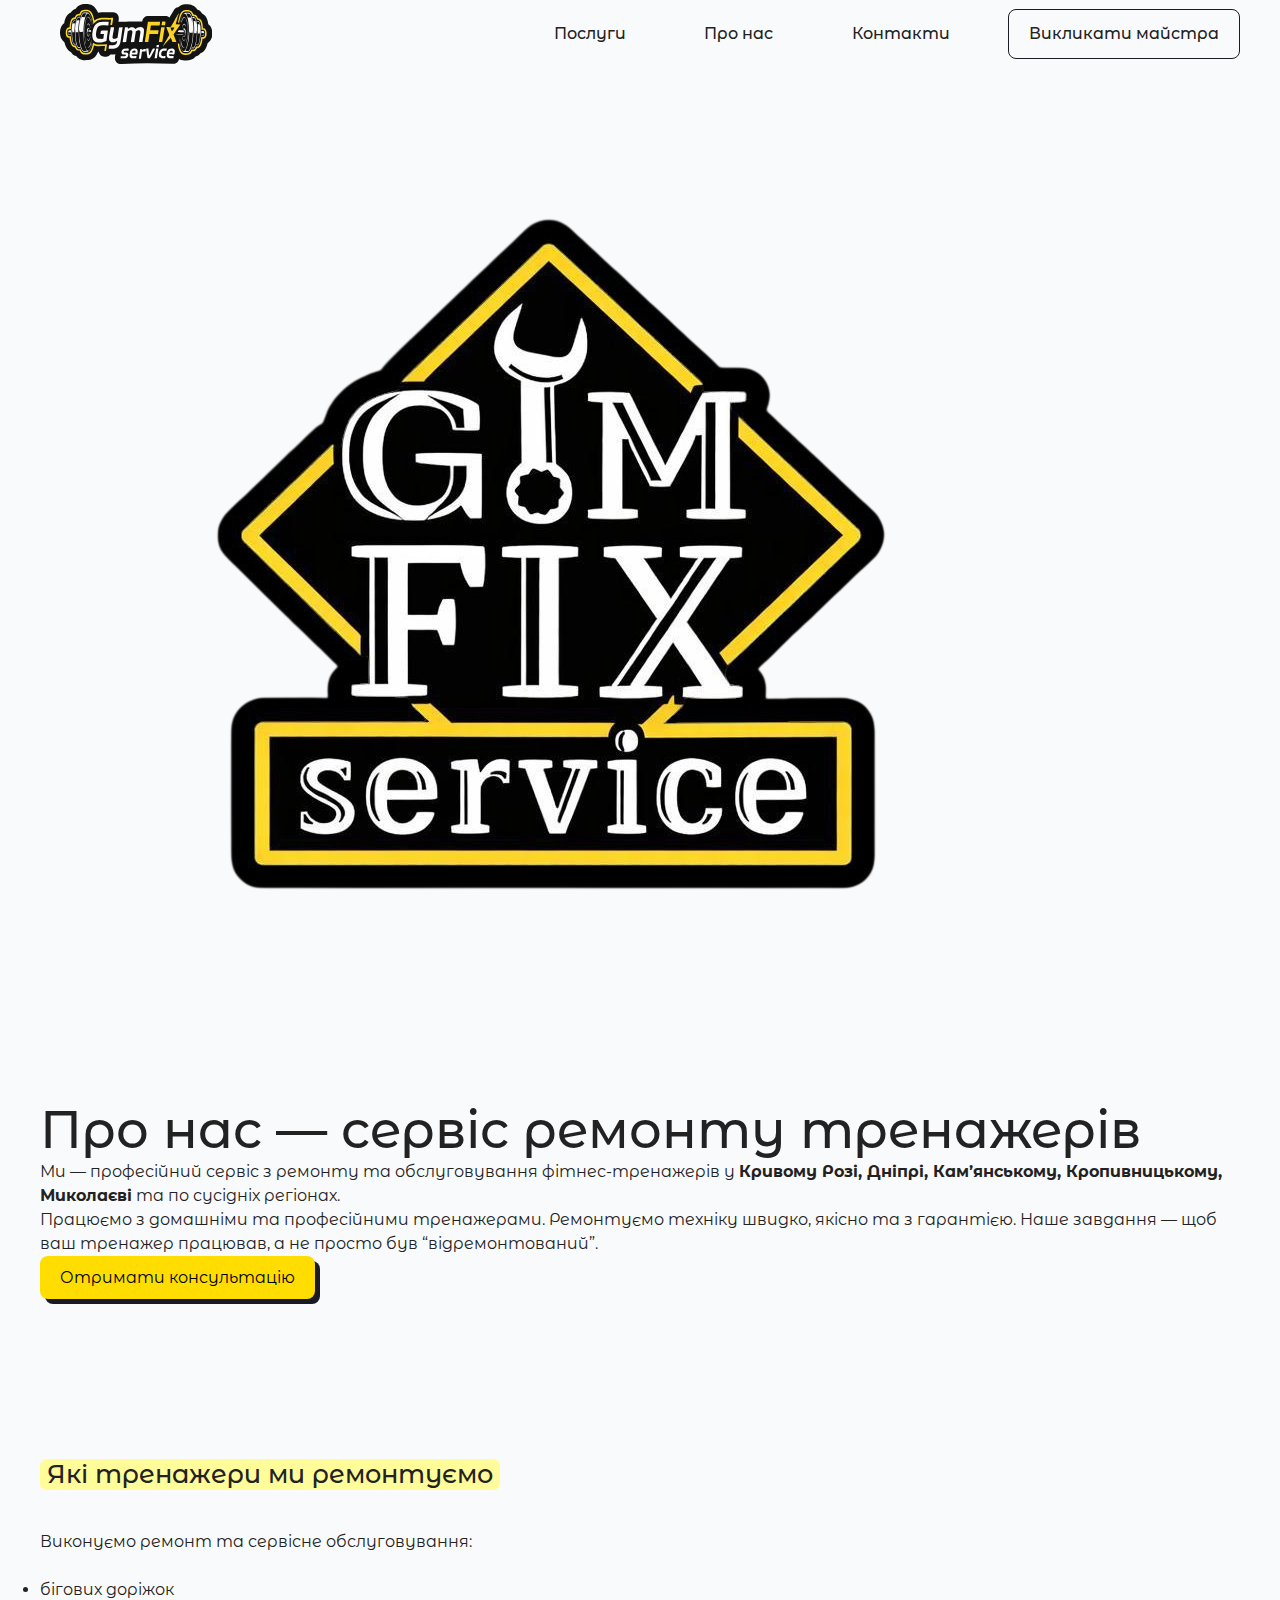
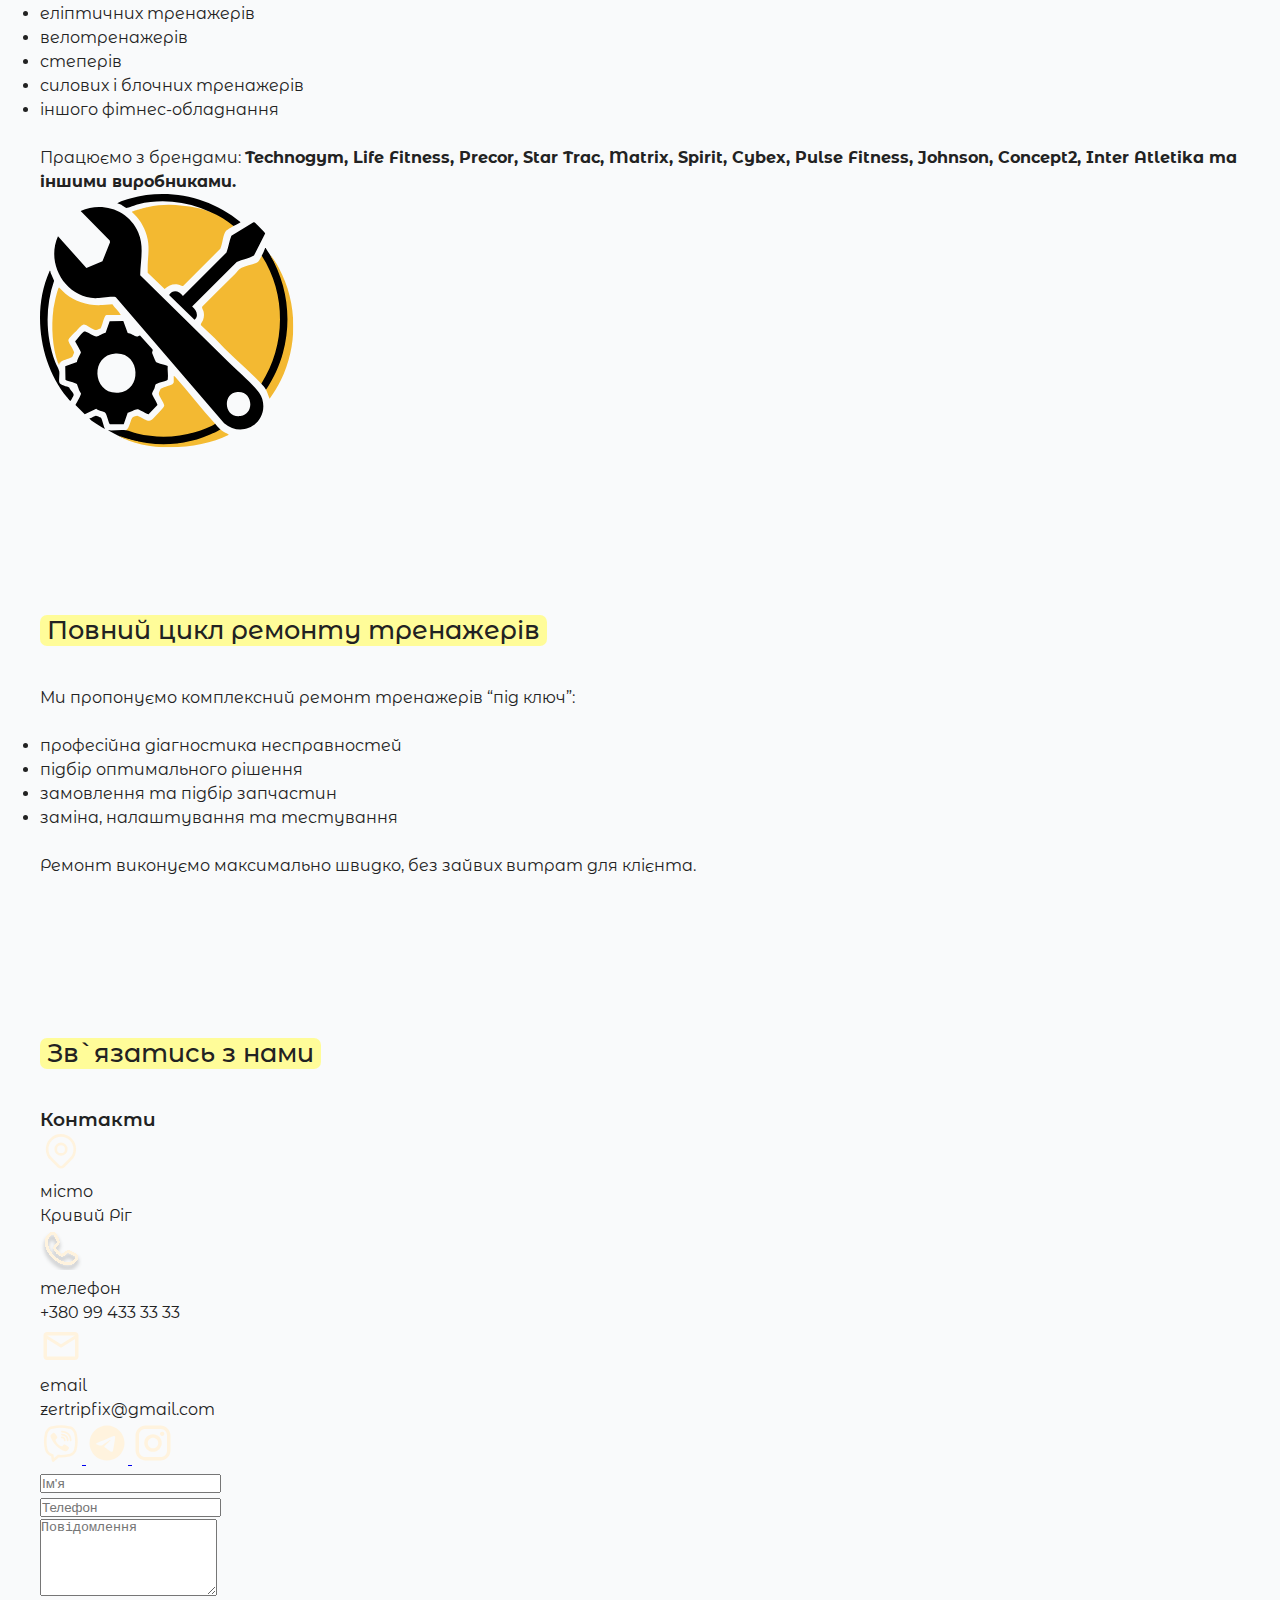
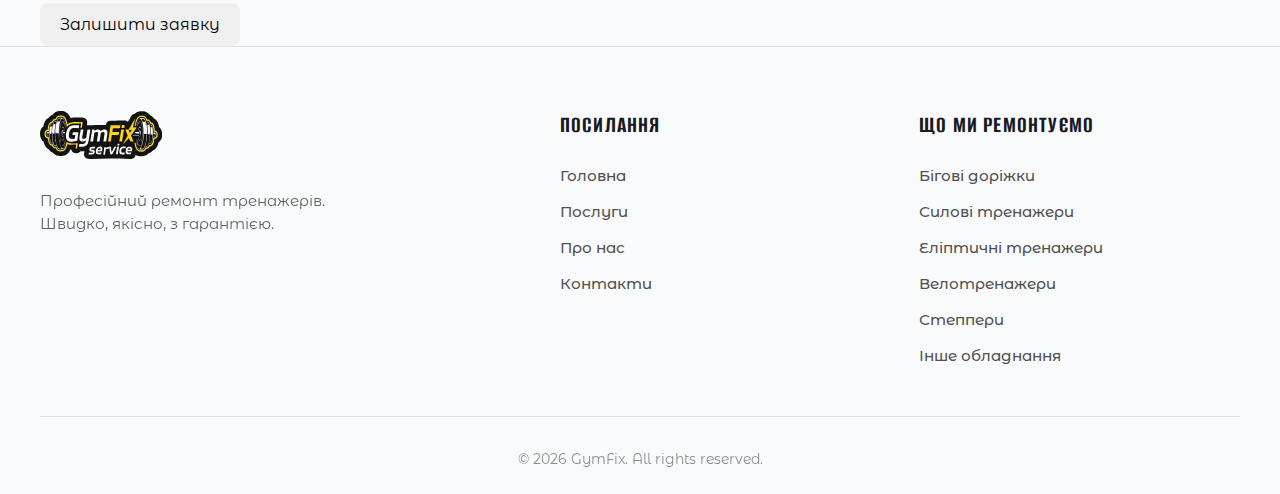
<file: pages/about/index.html>
<!DOCTYPE html>
<html lang="en">

<head>
  <meta charset="UTF-8" />
  <meta name="viewport" content="width=device-width, initial-scale=1.0" />
  <title>Gymfix</title>
  <link rel="stylesheet" href="/scss/styles.css" />
  <script type="text/javascript" src="/app.js" defer></script>
</head>

<body>
  <nav>
    <div class="nav-container">
      <input type="checkbox" id="sidebar-active" />

      <div class="logo">
        <a href="/index.html" class="logo-link">
          <img src="/images/logo.svg" alt="Gymfix" />
        </a>
      </div>
      <label for="sidebar-active" id="overlay"></label>
      <label for="sidebar-active" class="open-sidebar-button">
        <img src="/images/icons/menu.svg" alt="Menu" width="32" height="32">
      </label>

      <div class="links-container">
        <label for="sidebar-active" class="close-sidebar-button">
          <img src="/images/icons/close.svg" alt="Close" width="32" height="32">
        </label>

        <a href="/pages/services/" class="nav-link">Послуги</a>
        <a href="/pages/about/" class="nav-link active">Про нас</a>
        <a href="/pages/contact/" class="nav-link">Контакти</a>
        <a href="#" class="btn secondary" id="nav-btn">Викликати майстра</a>
      </div>
    </div>
  </nav>

  <main class="main">

    <section class="about-hero">
      <div class="about-hero__image">
        <img src="/images/logo.png" alt="logo" />
      </div>

      <div class="trainer-hero__content">

        <h1>Про нас — сервіс ремонту тренажерів</h1>
        <p>
          Ми — професійний сервіс з ремонту та обслуговування фітнес-тренажерів у <b>Кривому Розі, Дніпрі, Кам’янському,
            Кропивницькому, Миколаєві</b> та по сусідніх регіонах.
        </p>

        <p>
          Працюємо з домашніми та професійними тренажерами. Ремонтуємо техніку швидко, якісно та з гарантією. Наше
          завдання — щоб ваш тренажер працював, а не просто був “відремонтований”.
        </p>

        <div class="trainer-hero__actions">
          <button class="btn primary">Отримати консультацію</button>
        </div>
      </div>
    </section>

    <!-- What we do -->
    <div class="section-wrapper">
      <section class="heading-subheading">
        <h2 class="label yellow">Які тренажери ми ремонтуємо</h2>
      </section>

      <section class="text-block">
        <div class="content">
          <p>Виконуємо ремонт та сервісне обслуговування:</p>
          <br>
          <ul>
            <li>бігових доріжок</li>
            <li>еліптичних тренажерів</li>
            <li>велотренажерів</li>
            <li>степерів</li>
            <li>силових і блочних тренажерів</li>
            <li>іншого фітнес-обладнання</li>
          </ul>
          <br>
          <p>
            Працюємо з брендами: <b>Technogym, Life Fitness, Precor, Star Trac, Matrix, Spirit, Cybex, Pulse Fitness,
              Johnson, Concept2, Inter Atletika та іншими виробниками.</b>
          </p>
        </div>
        <img src="/images/services_page_icons/repair.svg" alt="repair">
      </section>
    </div>

    <!-- Full cycle of repair -->
    <div class="section-wrapper">
      <section class="heading-subheading">
        <h2 class="label yellow">Повний цикл ремонту тренажерів</h2>
      </section>

      <section class="text-block">
        <div class="content">
          <p>Ми пропонуємо комплексний ремонт тренажерів “під ключ”:</p>
          <br>
          <ul>
            <li>професійна діагностика несправностей</li>
            <li>підбір оптимального рішення</li>
            <li>замовлення та підбір запчастин</li>
            <li>заміна, налаштування та тестування</li>
          </ul>
          <br>
          <p>
            Ремонт виконуємо максимально швидко, без зайвих витрат для клієнта.
          </p>
        </div>
        <!-- <img src="/images/services_page_icons/repair.svg" alt="repair"> -->
      </section>
    </div>


    <!-- Contact us -->
    <div class="section-wrapper">
      <section class="heading-subheading">
        <h2 class="label yellow">Зв`язатись з нами</h2>
      </section>

      <section class="contact">
        <!-- Left Side: Contact Info -->
        <div class="contact__info">
          <h3 class="contact__title">Контакти</h3>

          <div class="contact__item">
            <div class="contact__icon">
              <img src="/images/contact_icons/location.svg" alt="">
            </div>
            <div class="contact__details">
              <div class="contact__label">місто</div>
              <div class="contact__value">Кривий Ріг</div>
            </div>
          </div>

          <div class="contact__item">
            <div class="contact__icon">
              <img src="/images/contact_icons/phone.svg" alt="">
            </div>
            <div class="contact__details">
              <div class="contact__label">телефон</div>
              <div class="contact__value">+380 99 433 33 33</div>
            </div>
          </div>

          <div class="contact__item">
            <div class="contact__icon">
              <img src="/images/contact_icons/email.svg" alt="">
            </div>
            <div class="contact__details">
              <div class="contact__label">email</div>
              <div class="contact__value">zertripfix@gmail.com</div>
            </div>
          </div>

          <div class="contact__socials">
            <a href="#" class="contact__social-link" aria-label="Viber">
              <img src="/images/contact_icons/viber.svg" alt="">
            </a>
            <a href="#" class="contact__social-link" aria-label="Telegram">
              <img src="/images/contact_icons/telegram.svg" alt="">
            </a>
            <a href="#" class="contact__social-link" aria-label="Instagram">
              <img src="/images/contact_icons/instagram.svg" alt="">
            </a>
          </div>
        </div>

        <!-- Right Side: Form -->
        <form class="contact__form">
          <div class="contact__form-group">
            <input type="text" id="name" name="name" class="contact__input" placeholder="Ім'я" required>
          </div>

          <div class="contact__form-group">
            <input type="tel" id="phone" name="phone" class="contact__input" placeholder="Телефон" required>
          </div>

          <div class="contact__form-group" id="message-form">
            <textarea id="message" name="message" class="contact__textarea" placeholder="Повідомлення"
              rows="5"></textarea>
          </div>

          <button type="submit" class="btn submit">Залишити заявку</button>
        </form>
      </section>
    </div>

  </main>


  <footer class="footer">
    <div class="footer__container">
      <div class="footer__grid">
        <!-- Branding -->
        <div class="footer__column branding">
          <div class="footer__logo">
            <img src="/images/logo.svg" alt="Gymfix" />
          </div>
          <p class="footer__desc">
            Професійний ремонт тренажерів. Швидко, якісно, з гарантією.
          </p>
        </div>

        <!-- Links -->
        <div class="footer__column">
          <h3 class="footer__heading">Посилання</h3>
          <ul class="footer__links">
            <li><a href="index.html">Головна</a></li>
            <li><a href="pages/services/">Послуги</a></li>
            <li><a href="pages/about/">Про нас</a></li>
            <li><a href="pages/contact/">Контакти</a></li>
          </ul>
        </div>

        <!-- Services -->
        <div class="footer__column">
          <h3 class="footer__heading">Що ми ремонтуємо</h3>
          <ul class="footer__links">
            <li><a href="#treadmills-card">Бігові доріжки</a></li>
            <li><a href="#station-card">Силові тренажери</a></li>
            <li><a href="#elliptical-card">Еліптичні тренажери</a></li>
            <li><a href="#bicycle-card">Велотренажери</a></li>
            <li><a href="#stepper-card">Степпери</a></li>
            <li><a href="#other-card">Інше обладнання</a></li>
          </ul>
        </div>
      </div>

      <div class="footer__bottom">
        <p>© 2026 GymFix. All rights reserved.</p>
      </div>
    </div>
  </footer>
</body>

</html>

<!-- 
Де ми працюємо

виїзд майстра додому

обслуговування фітнес-клубів і спортзалів

сервіс тренажерів у студіях та залах

виїзна діагностика по місту та області

можливий дистанційний ремонт електроніки тренажерів



Чому обирають нас

великий досвід ремонту фітнес-тренажерів

робота з усіма типами домашніх і професійних моделей

чесна діагностика без нав’язування послуг

швидкий виїзд майстра

гарантія на виконані роботи -->
</file>
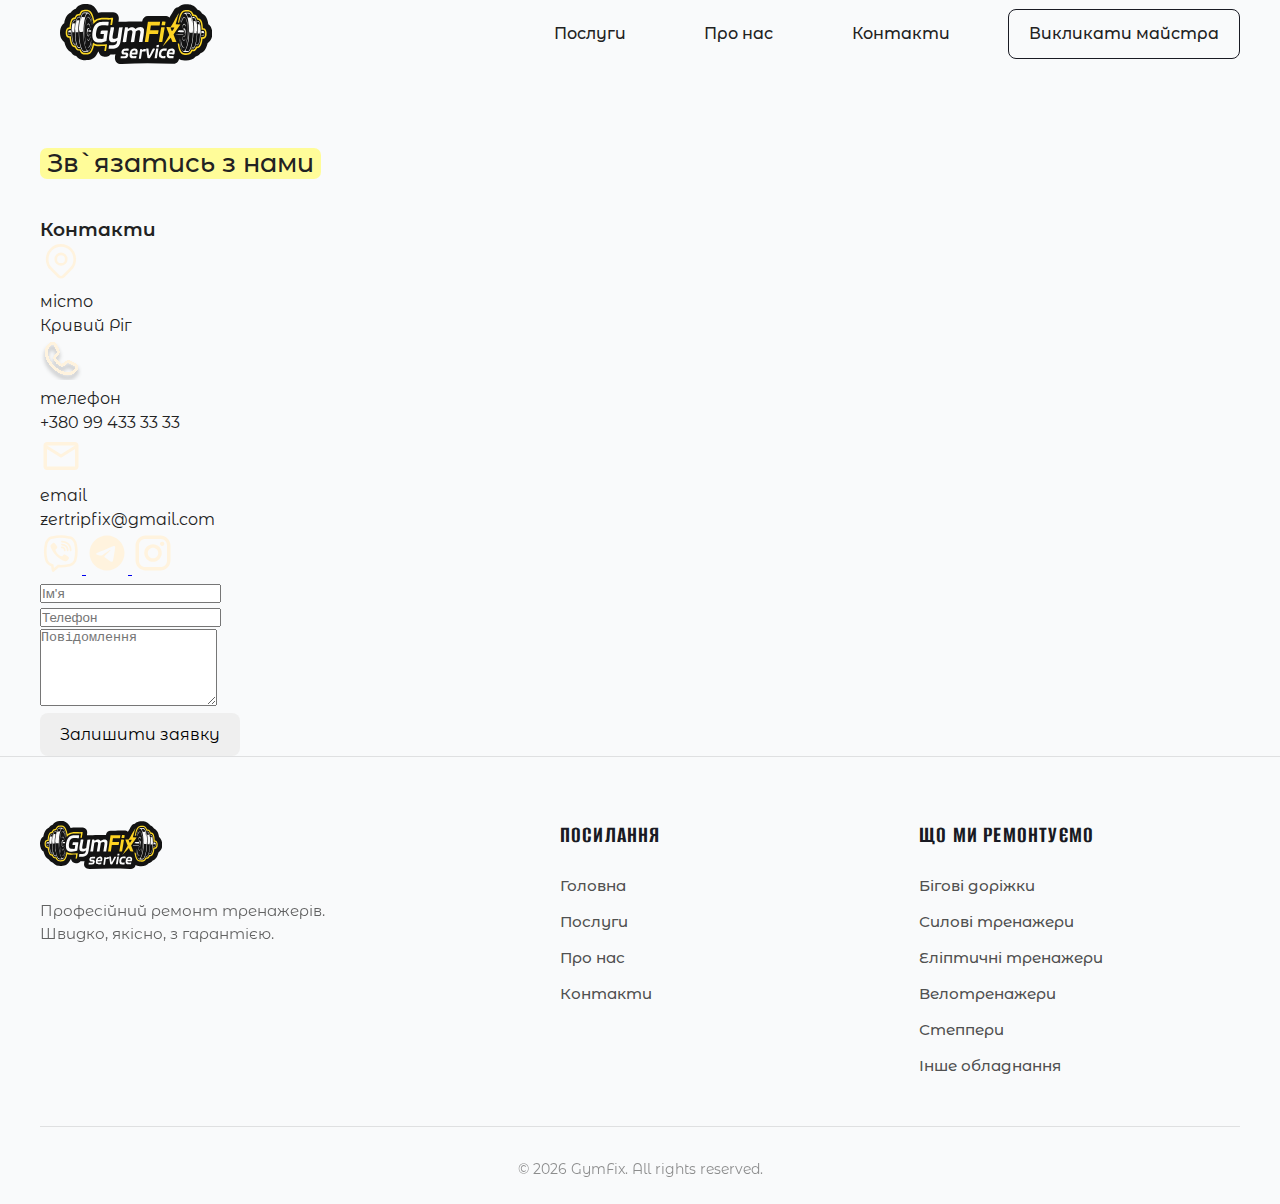
<file: pages/contact/index.html>
<!DOCTYPE html>
<html lang="en">

<head>
  <meta charset="UTF-8" />
  <meta name="viewport" content="width=device-width, initial-scale=1.0" />
  <title>Gymfix</title>
  <link rel="stylesheet" href="/scss/styles.css" />
  <script type="text/javascript" src="/app.js" defer></script>
</head>

<body>
  <nav>
    <div class="nav-container">
      <input type="checkbox" id="sidebar-active" />

      <div class="logo">
        <a href="../../index.html" class="logo-link">
          <img src="../../images/logo.svg" alt="Gymfix" />
        </a>
      </div>
      <label for="sidebar-active" id="overlay"></label>
      <label for="sidebar-active" class="open-sidebar-button">
        <img src="../../images/icons/menu.svg" alt="Menu" width="32" height="32">
      </label>

      <div class="links-container">
        <label for="sidebar-active" class="close-sidebar-button">
          <img src="../../images/icons/close.svg" alt="Close" width="32" height="32">
        </label>

        <a href="../../pages/services/" class="nav-link">Послуги</a>
        <a href="../../pages/about/" class="nav-link">Про нас</a>
        <a href="../../pages/contact/" class="nav-link active">Контакти</a>
        <a href="#" class="btn secondary" id="nav-btn">Викликати майстра</a>
      </div>
    </div>
  </nav>

  <main class="main">

    <!-- Contact us -->
    <div class="section-wrapper">
      <section class="heading-subheading">
        <h2 class="label yellow">Зв`язатись з нами</h2>
      </section>

      <section class="contact">
        <!-- Left Side: Contact Info -->
        <div class="contact__info">
          <h3 class="contact__title">Контакти</h3>

          <div class="contact__item">
            <div class="contact__icon">
              <img src="../../images/contact_icons/location.svg" alt="">
            </div>
            <div class="contact__details">
              <div class="contact__label">місто</div>
              <div class="contact__value">Кривий Ріг</div>
            </div>
          </div>

          <div class="contact__item">
            <div class="contact__icon">
              <img src="../../images/contact_icons/phone.svg" alt="">
            </div>
            <div class="contact__details">
              <div class="contact__label">телефон</div>
              <div class="contact__value">+380 99 433 33 33</div>
            </div>
          </div>

          <div class="contact__item">
            <div class="contact__icon">
              <img src="../../images/contact_icons/email.svg" alt="">
            </div>
            <div class="contact__details">
              <div class="contact__label">email</div>
              <div class="contact__value">zertripfix@gmail.com</div>
            </div>
          </div>

          <div class="contact__socials">
            <a href="#" class="contact__social-link" aria-label="Viber">
              <img src="../../images/contact_icons/viber.svg" alt="">
            </a>
            <a href="#" class="contact__social-link" aria-label="Telegram">
              <img src="../../images/contact_icons/telegram.svg" alt="">
            </a>
            <a href="#" class="contact__social-link" aria-label="Instagram">
              <img src="../../images/contact_icons/instagram.svg" alt="">
            </a>
          </div>
        </div>

        <!-- Right Side: Form -->
        <form class="contact__form">
          <div class="contact__form-group">
            <input type="text" id="name" name="name" class="contact__input" placeholder="Ім'я" required>
          </div>

          <div class="contact__form-group">
            <input type="tel" id="phone" name="phone" class="contact__input" placeholder="Телефон" required>
          </div>

          <div class="contact__form-group" id="message-form">
            <textarea id="message" name="message" class="contact__textarea" placeholder="Повідомлення"
              rows="5"></textarea>
          </div>

          <button type="submit" class="btn submit">Залишити заявку</button>
        </form>
      </section>
    </div>

  </main>


  <!-- Footer -->
  <footer class="footer">
    <div class="footer__container">
      <div class="footer__grid">
        <!-- Branding -->
        <div class="footer__column branding">
          <div class="footer__logo">
            <img src="../../images/logo.svg" alt="Gymfix" />
          </div>
          <p class="footer__desc">
            Професійний ремонт тренажерів. Швидко, якісно, з гарантією.
          </p>
        </div>

        <!-- Links -->
        <div class="footer__column">
          <h3 class="footer__heading">Посилання</h3>
          <ul class="footer__links">
            <li><a href="../../index.html">Головна</a></li>
            <li><a href="../../pages/services/">Послуги</a></li>
            <li><a href="../../pages/about/">Про нас</a></li>
            <li><a href="../../pages/contact/">Контакти</a></li>
          </ul>
        </div>

        <!-- Services -->
        <div class="footer__column">
          <h3 class="footer__heading">Що ми ремонтуємо</h3>
          <ul class="footer__links">
            <li><a href="../../pages/trainers/treadmill.html">Бігові доріжки</a></li>
            <li><a href="../../pages/trainers/station.html">Силові тренажери</a></li>
            <li><a href="../../pages/trainers/elliptical.html">Еліптичні тренажери</a></li>
            <li><a href="../../pages/trainers/bicycle.html">Велотренажери</a></li>
            <li><a href="../../pages/trainers/stepper.html">Степпери</a></li>
            <li><a href="../../pages/trainers/other.html">Інше обладнання</a></li>
          </ul>
        </div>
      </div>

      <div class="footer__bottom">
        <p>© 2026 GymFix. All rights reserved.</p>
      </div>
    </div>
  </footer>
</body>

</html>
</file>
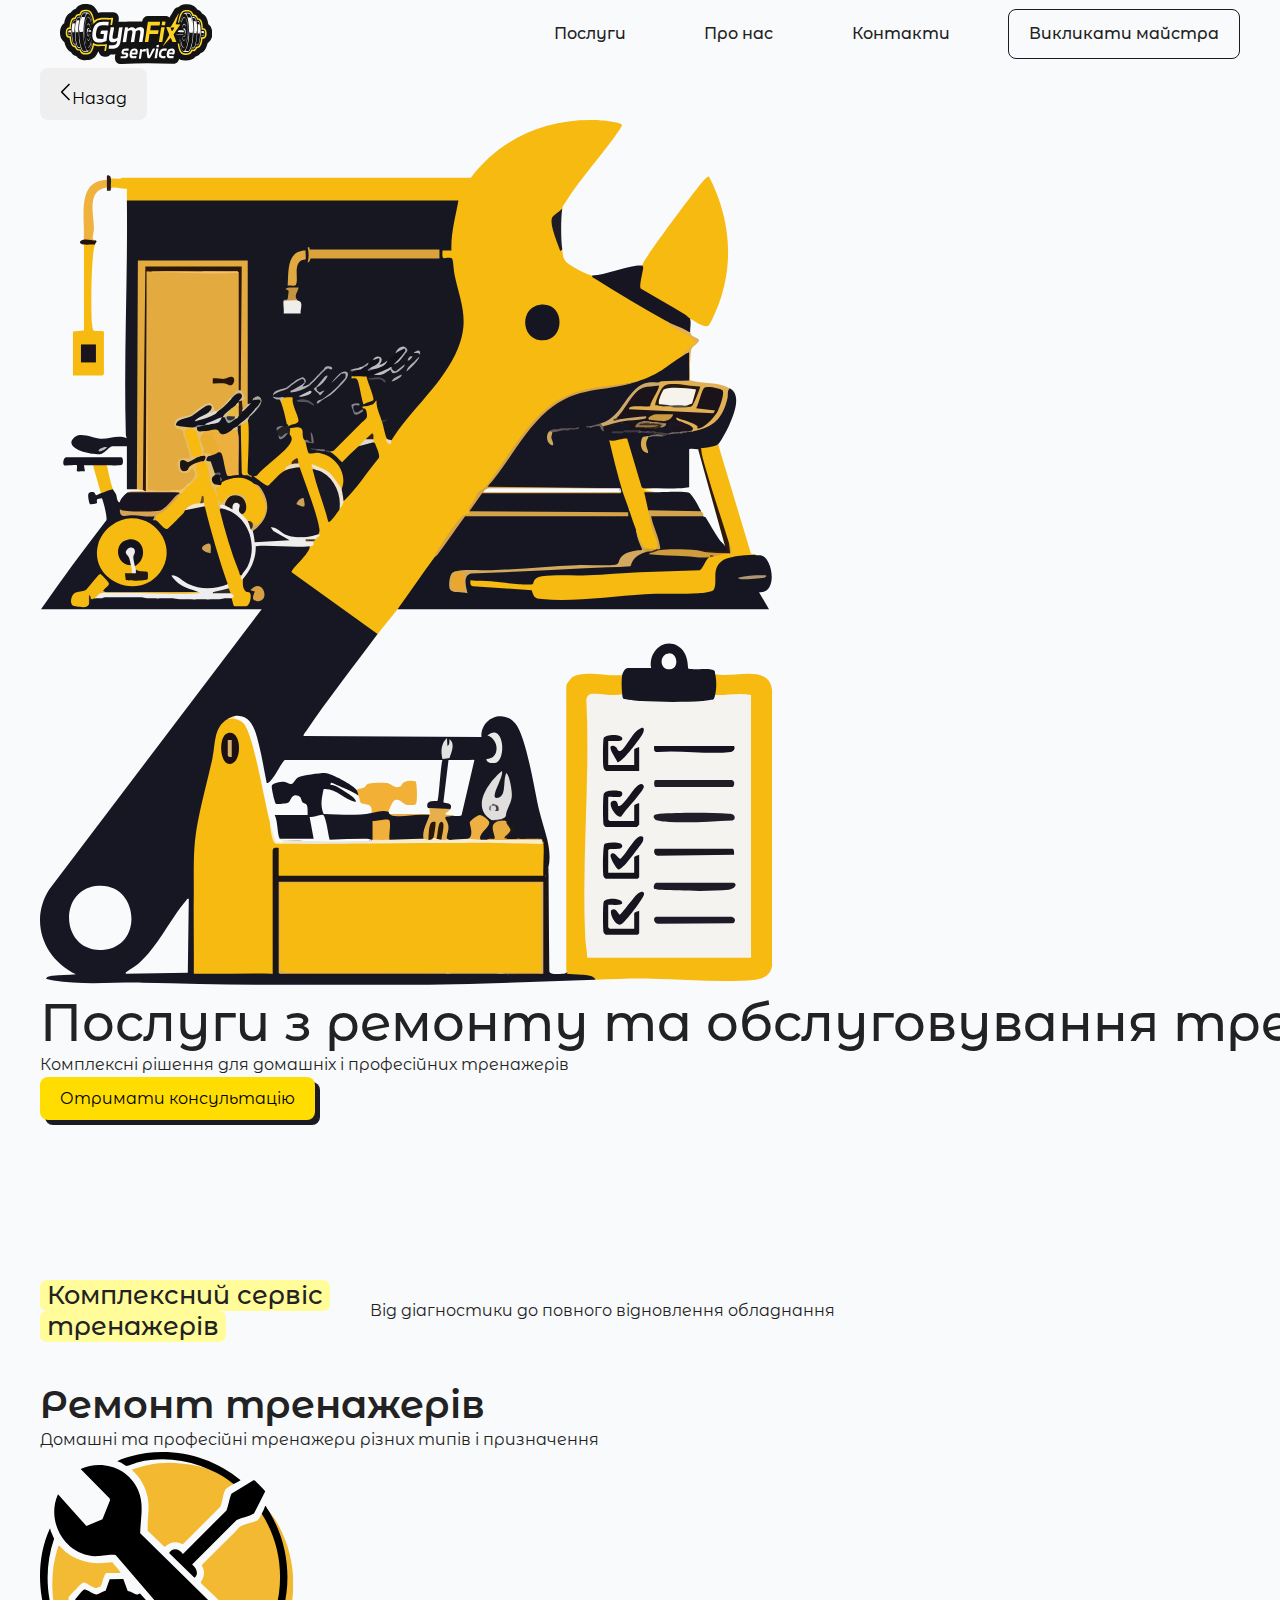
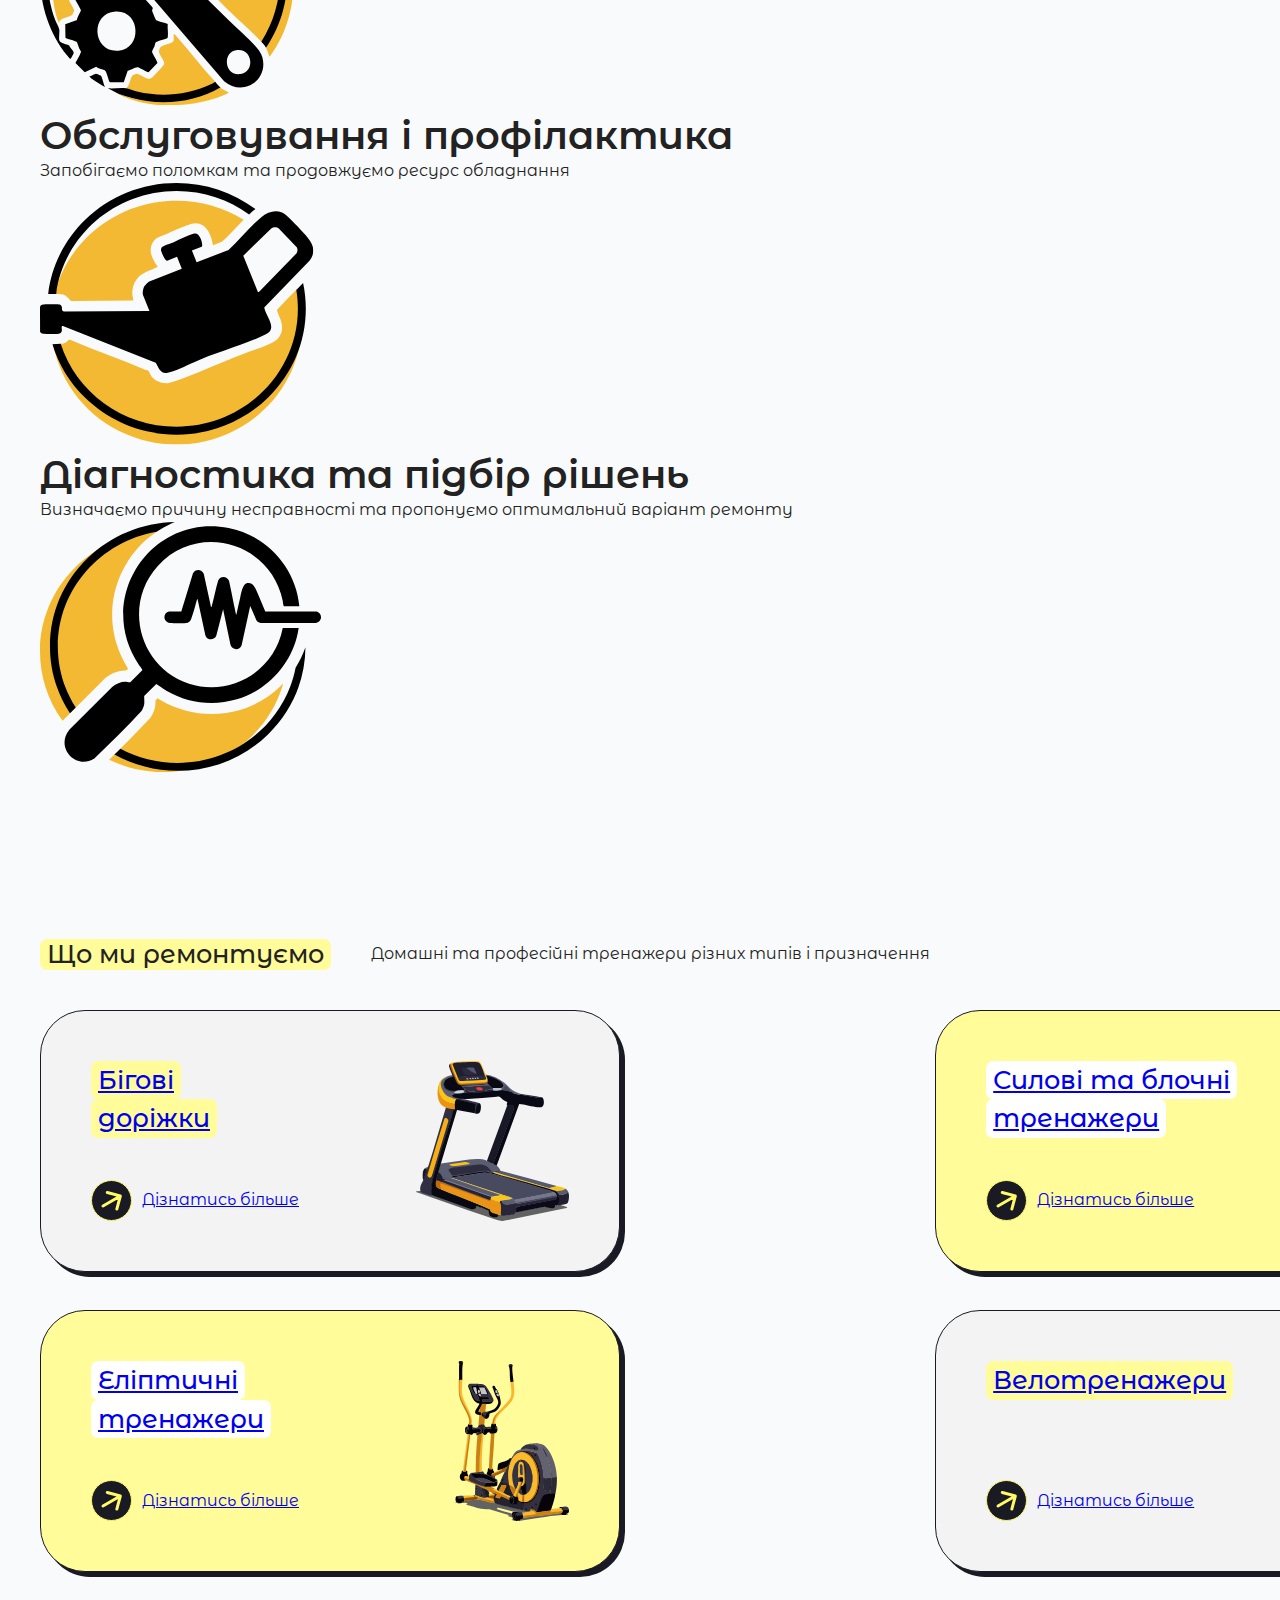
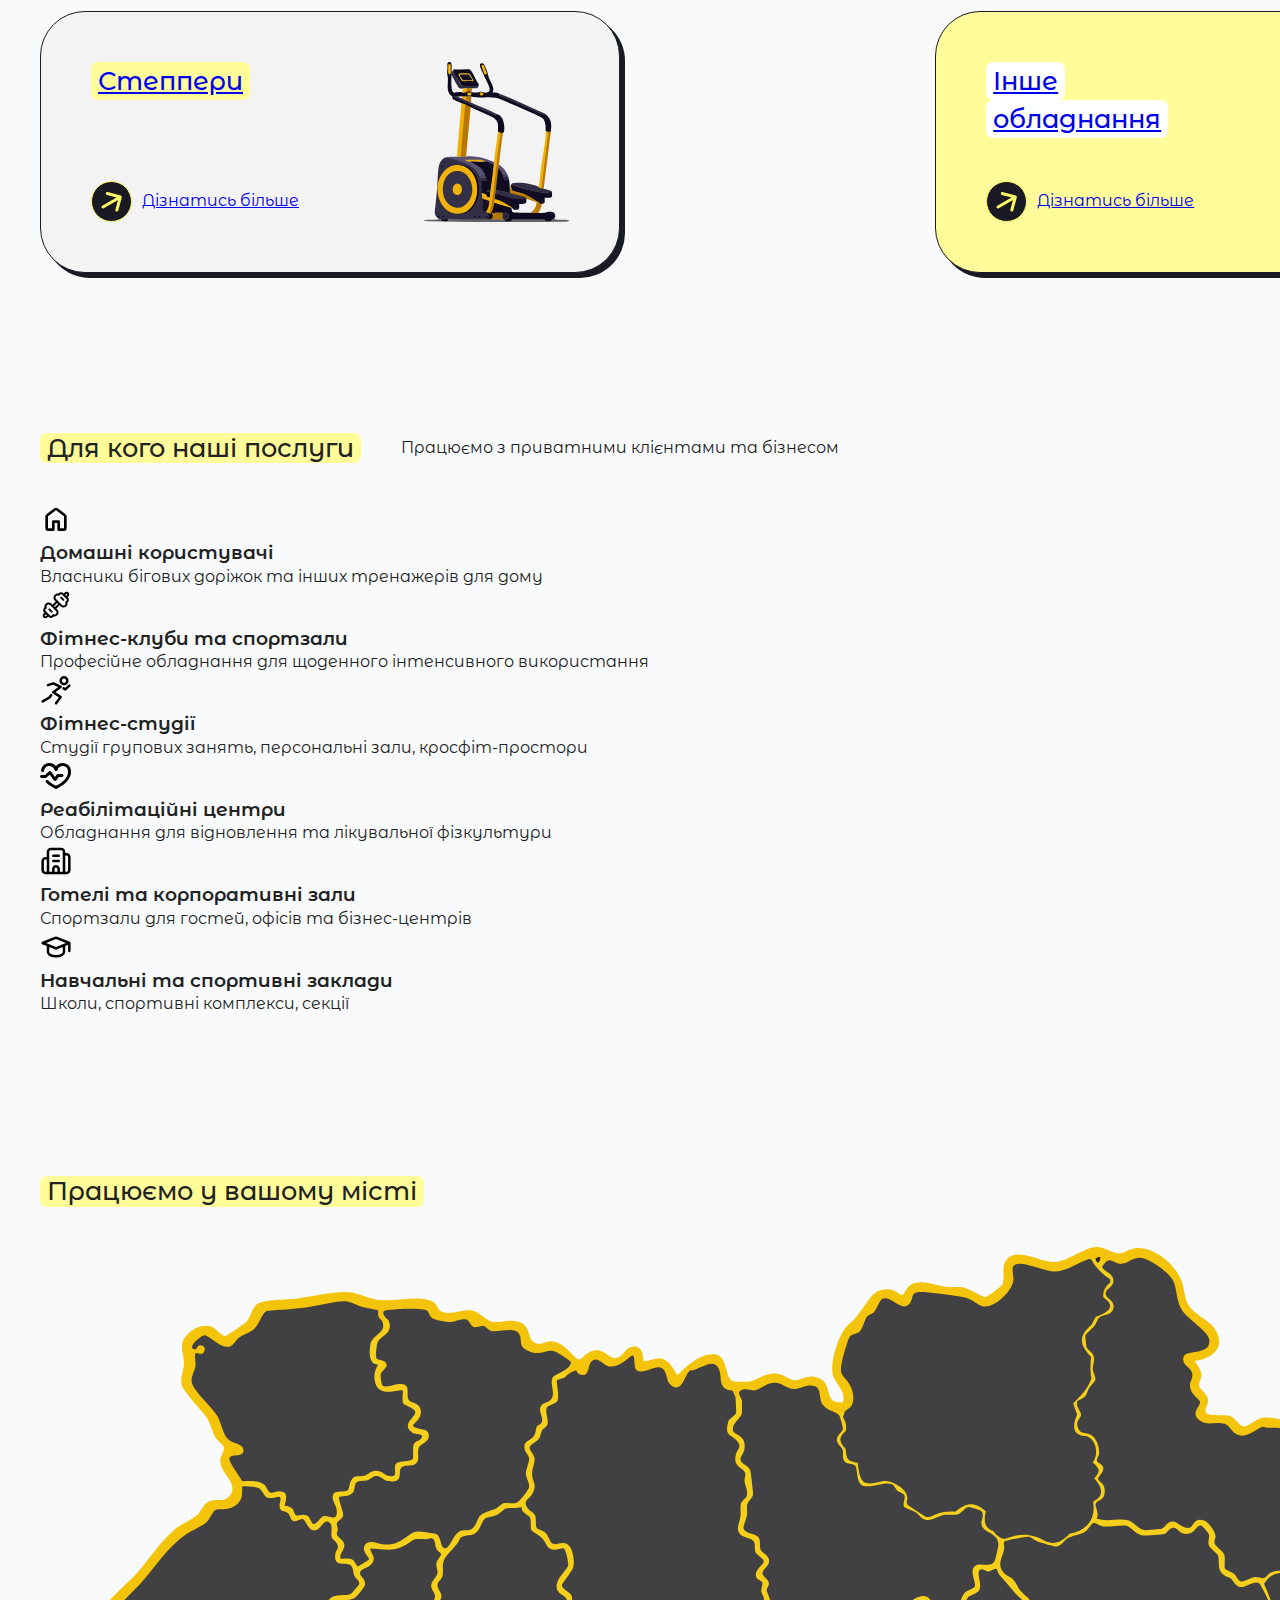
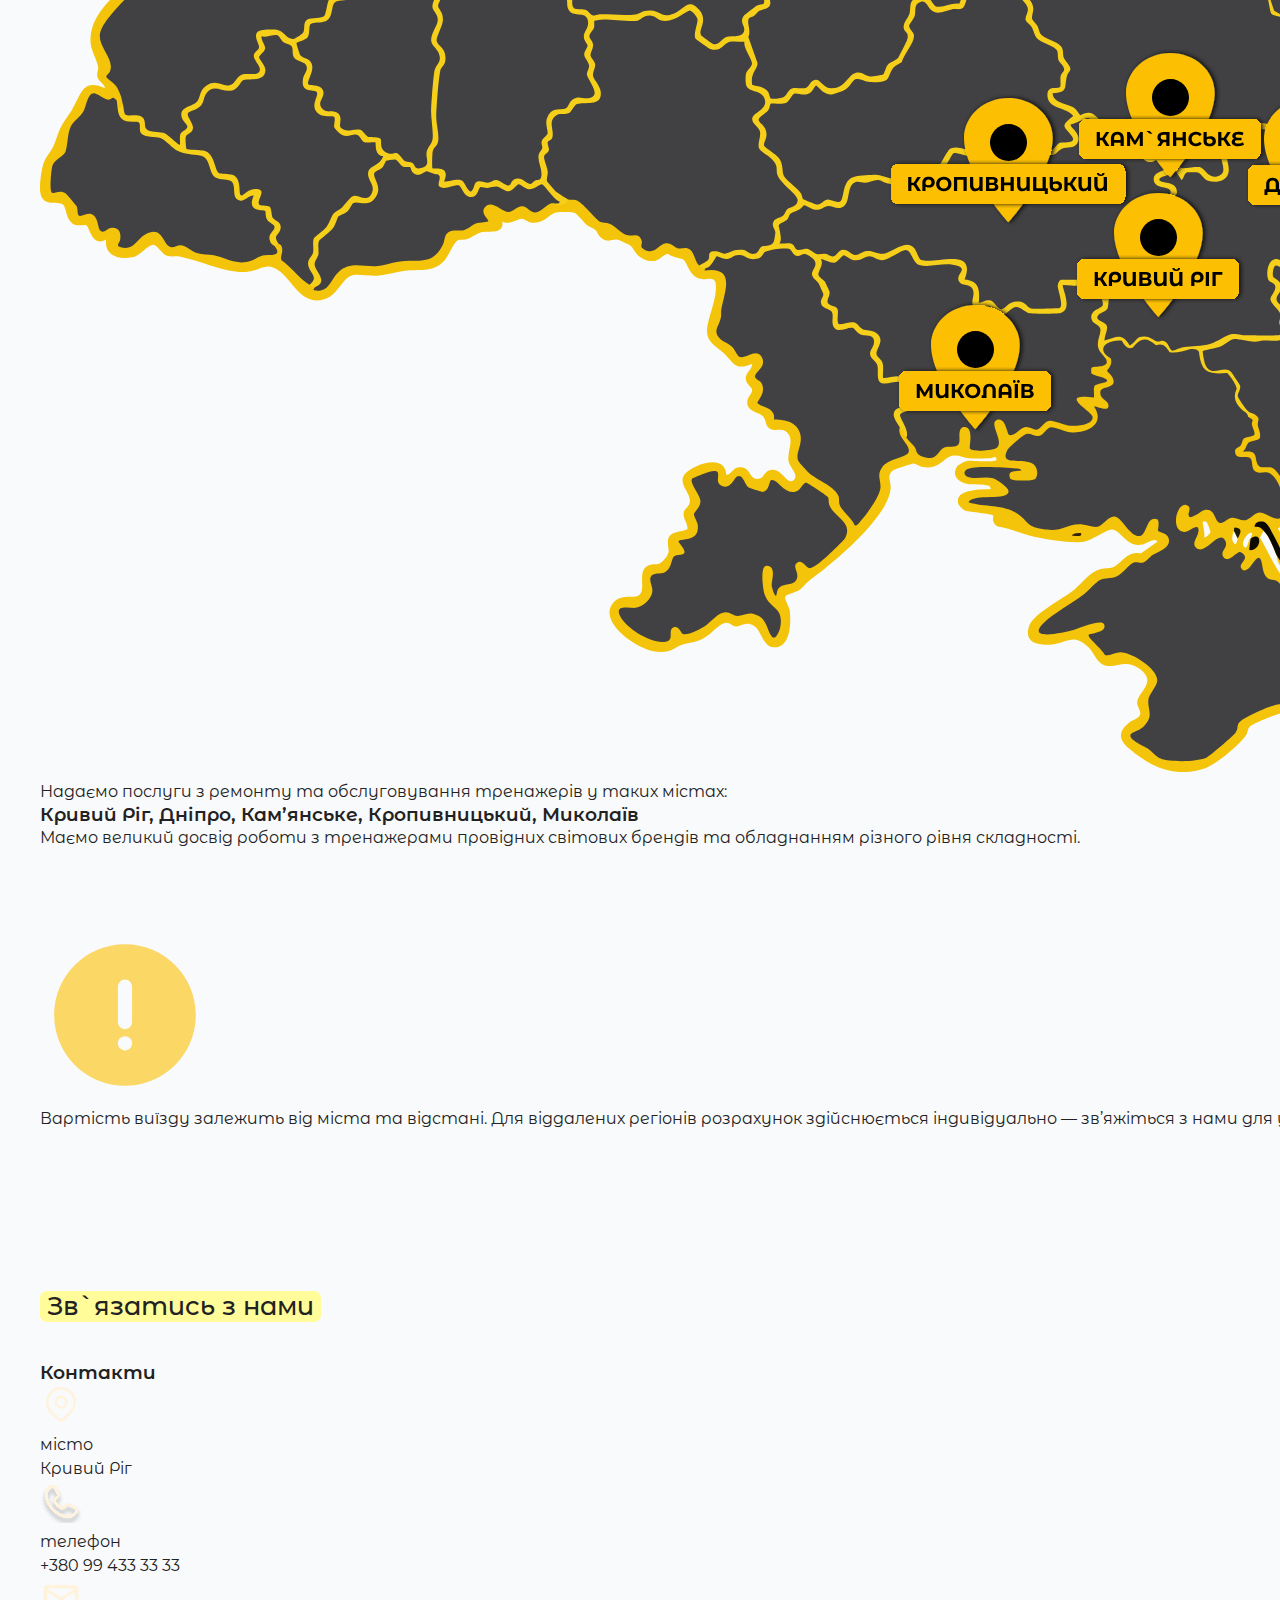
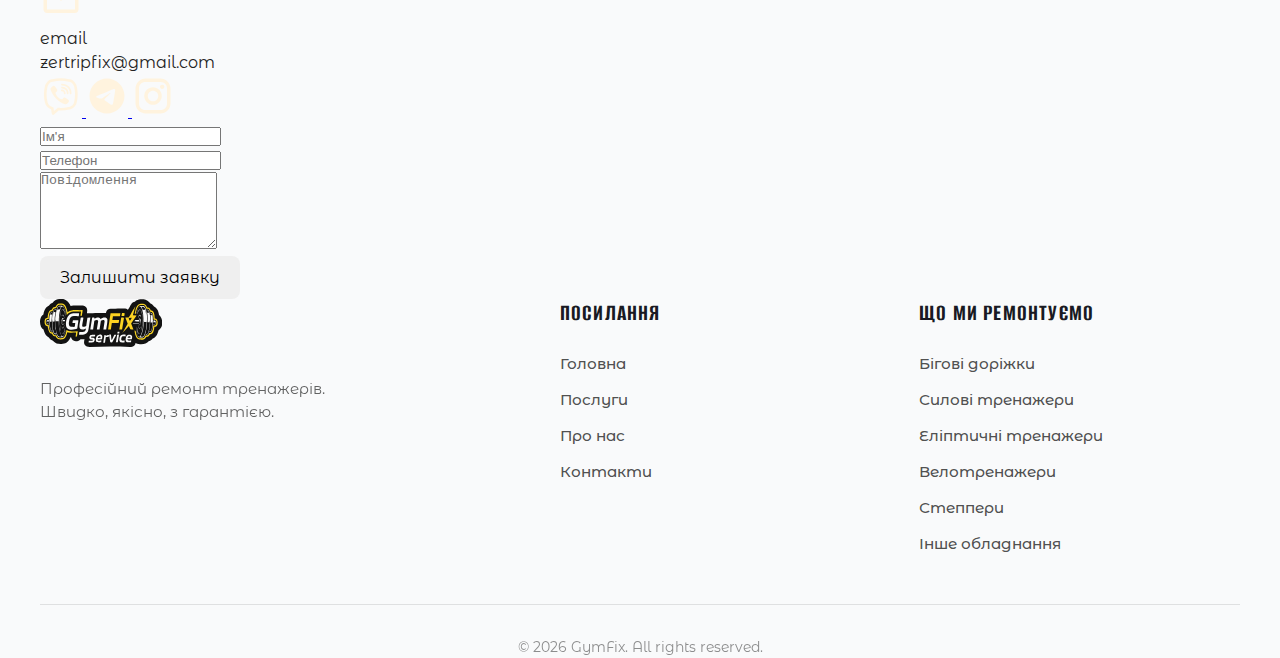
<file: pages/services/index.html>
<!DOCTYPE html>
<html lang="en">

<head>
    <meta charset="UTF-8" />
    <meta name="viewport" content="width=device-width, initial-scale=1.0" />
    <title>Gymfix</title>
    <link rel="stylesheet" href="../../scss/styles.css" />
    <script type="text/javascript" src="../../app.js" defer></script>
</head>

<body>
    <nav>
        <div class="nav-container">
            <input type="checkbox" id="sidebar-active" />

            <div class="logo">
                <a href="../../index.html" class="logo-link">
                    <img src="../../images/logo.svg" alt="Gymfix" />
                </a>
            </div>
            <label for="sidebar-active" id="overlay"></label>
            <label for="sidebar-active" class="open-sidebar-button">
                <img src="../../images/icons/menu.svg" alt="Menu" width="32" height="32">
            </label>

            <div class="links-container">
                <label for="sidebar-active" class="close-sidebar-button">
                    <img src="../../images/icons/close.svg" alt="Close" width="32" height="32">
                </label>

                <a href="../../pages/services/" class="nav-link active">Послуги</a>
                <a href="../../pages/about/" class="nav-link">Про нас</a>
                <a href="../../pages/contact/" class="nav-link">Контакти</a>
                <a href="#" class="btn secondary" id="nav-btn">Викликати майстра</a>
            </div>
        </div>
    </nav>

    <main class="main">
        <!-- Hero -->
        <div class="services-hero-wrapper">
            <div class="services-hero-wrapper__back-button">

                <button class="btn back" onclick="history.back()"><img src="../../images/icons/back.svg" alt="Back"
                        width="12" height="24">Назад</button>
            </div>

            <section class="services-hero">
                <div class="services-hero__image">
                    <img src="../../images/services_page_icons/services.svg" alt="Product preview" />
                </div>

                <div class="services-hero__content">

                    <h1>Послуги з ремонту та обслуговування тренажерів</h1>
                    <p>
                        Комплексні рішення для домашніх і професійних тренажерів </p>

                    <div class="services-hero__actions">
                        <button class="btn primary">Отримати консультацію</button>
                    </div>
                </div>
            </section>
        </div>

        <!-- Repair and Maintance cards -->
        <div class="section-wrapper">
            <section class="heading-subheading">
                <div class="heading-subheading__labels">
                    <h2 class="label yellow">Комплексний сервіс</h2>
                    <h2 class="label yellow">тренажерів</h2>
                </div>

                <p>Від діагностики до повного відновлення обладнання</p>
            </section>

            <div class="services-grid">
                <div class="services-card" id="repair-card">
                    <div class="services-card__content">
                        <h2 class="services-card__title">Ремонт тренажерів</h2>
                        <p class="services-card__description">Домашні та професійні тренажери різних типів і призначення
                        </p>
                    </div>
                    <div class="services-card__image">
                        <img src="../../images/services_page_icons/repair.svg" alt="Repair" />
                    </div>
                </div>
                <div class="services-card" id="maintance-card">
                    <div class="services-card__content">
                        <h2 class="services-card__title">Обслуговування і профілактика</h2>
                        <p class="services-card__description">Запобігаємо поломкам та продовжуємо ресурс обладнання
                        </p>
                    </div>
                    <div class="services-card__image">
                        <img src="../../images/services_page_icons/maintance.svg" alt="Repair" />
                    </div>
                </div>
                <div class="services-card" id="diagnostic-card">
                    <div class="services-card__content">
                        <h2 class="services-card__title">Діагностика та підбір рішень</h2>
                        <p class="services-card__description">Визначаємо причину несправності та пропонуємо оптимальний
                            варіант ремонту</p>
                    </div>
                    <div class="services-card__image">
                        <img src="../../images/services_page_icons/diagnostic.svg" alt="Repair" />
                    </div>
                </div>
            </div>
        </div>

        <!-- What we repair -->
        <div class="section-wrapper">
            <section class="heading-subheading">
                <h2 class="label yellow">Що ми ремонтуємо</h2>
                <p>Домашні та професійні тренажери різних типів і призначення</p>
            </section>

            <!-- Cards -->
            <section class="trainers-grid">

                <a href="../../pages/trainers/treadmill.html" class="trainer-card grey" id="treadmills-card">
                    <div class="trainer-card__heading">
                        <div class="trainer-card__labels">
                            <div class="label yellow">Бігові</div>
                            <div class="label yellow">доріжки</div>
                        </div>
                        <div class="icon-label">
                            <img src="../../images/link.svg" alt="link" class="icon">
                            <p>Дізнатись більше</p>
                        </div>
                    </div>

                    <div class="trainer-card__image">
                        <div class="icon-label">
                            <img src="../../images/link.svg" alt="link" class="icon">
                        </div>
                        <img src="../../images/trainers/treadmill.svg" alt="Product preview" />
                    </div>
                </a>

                <a href="../../pages/trainers/station.html" class="trainer-card yellow" id="station-card">
                    <div class="trainer-card__heading">
                        <div class="trainer-card__labels">
                            <div class="label">Силові та блочні</div>
                            <div class="label">тренажери</div>
                        </div>
                        <div class="icon-label">
                            <img src="../../images/link.svg" alt="link" class="icon-label__icon">
                            <p>Дізнатись більше</p>
                        </div>
                    </div>

                    <div class="trainer-card__image">
                        <div class="icon-label">
                            <img src="../../images/link.svg" alt="link" class="icon">
                        </div>
                        <img src="../../images/trainers/station.svg" alt="Product preview" />
                    </div>
                </a>

                <a href="../../pages/trainers/elliptical.html" class="trainer-card yellow" id="elliptical-card">
                    <div class="trainer-card__heading">
                        <div class="trainer-card__labels">
                            <div class="label">Еліптичні</div>
                            <div class="label">тренажери</div>
                        </div>
                        <div class="icon-label">
                            <img src="../../images/link.svg" alt="link" class="icon-label__icon">
                            <p>Дізнатись більше</p>
                        </div>
                    </div>

                    <div class="trainer-card__image">
                        <div class="icon-label">
                            <img src="../../images/link.svg" alt="link" class="icon">
                        </div>
                        <img src="../../images/trainers/elliptical.svg" alt="Product preview" />
                    </div>
                </a>

                <a href="../../pages/trainers/bicycle.html" class="trainer-card grey" id="bicycle-card">
                    <div class="trainer-card__heading">
                        <div class="label yellow">Велотренажери</div>
                        <div class="icon-label">
                            <img src="../../images/link.svg" alt="link" class="icon-label__icon">
                            <p>Дізнатись більше</p>
                        </div>
                    </div>

                    <div class="trainer-card__image">
                        <div class="icon-label">
                            <img src="../../images/link.svg" alt="link" class="icon">
                        </div>
                        <img src="../../images/trainers/bicycle.svg" alt="Product preview" />
                    </div>

                </a>

                <a href="../../pages/trainers/stepper.html" class="trainer-card grey" id="stepper-card">
                    <div class="trainer-card__heading">
                        <div class="label yellow">Степпери</div>
                        <div class="icon-label">
                            <img src="../../images/link.svg" alt="link" class="icon-label__icon">
                            <p>Дізнатись більше</p>
                        </div>
                    </div>
                    <div class="trainer-card__image">
                        <div class="icon-label">
                            <img src="../../images/link.svg" alt="link" class="icon">
                        </div>
                        <img src="../../images/trainers/stepper.svg" alt="Product preview" />
                    </div>
                </a>

                <a href="../../pages/trainers/other.html" class="trainer-card yellow" id="other-card">
                    <div class="trainer-card__heading">
                        <div class="trainer-card__labels">
                            <div class="label">Інше</div>
                            <div class="label">обладнання</div>
                        </div>
                        <div class="icon-label">
                            <img src="../../images/link.svg" alt="link" class="icon-label__icon">
                            <p>Дізнатись більше</p>
                        </div>
                    </div>

                    <div class="trainer-card__image">
                        <div class="icon-label">
                            <img src="../../images/link.svg" alt="link" class="icon">
                        </div>
                        <img src="../../images/trainers/other.svg" alt="Product preview" />
                    </div>
                </a>

            </section>
        </div>

        <!-- For whom our services -->
        <div class="section-wrapper">
            <section class="heading-subheading">
                <h2 class="label yellow">Для кого наші послуги</h2>
                <p>Працюємо з приватними клієнтами та бізнесом</p>
            </section>

            <!-- Cards -->
            <section class="for-whom-grid">
                <div class="for-whom-card" id="for-whom-card-1">
                    <img src="../../images/for_whom_icons/home.svg" alt="">
                    <h3>Домашні користувачі</h3>
                    <p>Власники бігових доріжок та інших тренажерів для дому</p>
                </div>

                <div class="for-whom-card" id="for-whom-card-2">
                    <img src="../../images/for_whom_icons/dumbbell.svg" alt="">
                    <h3>Фітнес-клуби та спортзали</h3>
                    <p>Професійне обладнання для щоденного інтенсивного використання</p>
                </div>

                <div class="for-whom-card" id="for-whom-card-3">
                    <img src="../../images/for_whom_icons/sport.svg" alt="">
                    <h3>Фітнес-студії</h3>
                    <p>Студії групових занять, персональні зали, кросфіт-простори</p>
                </div>

                <div class="for-whom-card" id="for-whom-card-4">
                    <img src="../../images/for_whom_icons/heart.svg" alt="">
                    <h3>Реабілітаційні центри</h3>
                    <p>Обладнання для відновлення та лікувальної фізкультури</p>
                </div>

                <div class="for-whom-card" id="for-whom-card-5">
                    <img src="../../images/for_whom_icons/building.svg" alt="">
                    <h3>Готелі та корпоративні зали</h3>
                    <p>Спортзали для гостей, офісів та бізнес-центрів</p>
                </div>

                <div class="for-whom-card" id="for-whom-card-6">
                    <img src="../../images/for_whom_icons/school.svg" alt="">
                    <h3>Навчальні та спортивні заклади</h3>
                    <p>Школи, спортивні комплекси, секції</p>
                </div>

            </section>
        </div>

        <!-- Map -->
        <div class="section-wrapper">
            <section class="heading-subheading">
                <h2 class="label yellow">Працюємо у вашому місті</h2>
            </section>

            <section class="map-grid">
                <img src="../../images/for_whom_icons/map.svg" alt="">
                <div class="map-grid__content">
                    <p id="map-heading">Надаємо послуги з ремонту та обслуговування тренажерів у таких містах:</p>
                    <h3>Кривий Ріг, Дніпро, Кам’янське, Кропивницький, Миколаїв</h3>
                    <p id="map-text">Маємо великий досвід роботи з тренажерами провідних світових брендів та обладнанням
                        різного рівня
                        складності.</p>
                </div>
            </section>
        </div>

        <!-- Information card -->
        <section class="information-card">
            <img src="../../images/icons/warning.svg" alt="">
            <p>Вартість виїзду залежить від міста та відстані. Для віддалених регіонів розрахунок здійснюється
                індивідуально — зв’яжіться з нами для уточнення</p>
        </section>

        <!-- Contact us -->
        <div class="section-wrapper">
            <section class="heading-subheading">
                <h2 class="label yellow">Зв`язатись з нами</h2>
            </section>

            <section class="contact">
                <!-- Left Side: Contact Info -->
                <div class="contact__info">
                    <h3 class="contact__title">Контакти</h3>

                    <div class="contact__item">
                        <div class="contact__icon">
                            <img src="../../images/contact_icons/location.svg" alt="">
                        </div>
                        <div class="contact__details">
                            <div class="contact__label">місто</div>
                            <div class="contact__value">Кривий Ріг</div>
                        </div>
                    </div>

                    <div class="contact__item">
                        <div class="contact__icon">
                            <img src="../../images/contact_icons/phone.svg" alt="">
                        </div>
                        <div class="contact__details">
                            <div class="contact__label">телефон</div>
                            <div class="contact__value">+380 99 433 33 33</div>
                        </div>
                    </div>

                    <div class="contact__item">
                        <div class="contact__icon">
                            <img src="../../images/contact_icons/email.svg" alt="">
                        </div>
                        <div class="contact__details">
                            <div class="contact__label">email</div>
                            <div class="contact__value">zertripfix@gmail.com</div>
                        </div>
                    </div>

                    <div class="contact__socials">
                        <a href="#" class="contact__social-link" aria-label="Viber">
                            <img src="../../images/contact_icons/viber.svg" alt="">
                        </a>
                        <a href="#" class="contact__social-link" aria-label="Telegram">
                            <img src="../../images/contact_icons/telegram.svg" alt="">
                        </a>
                        <a href="#" class="contact__social-link" aria-label="Instagram">
                            <img src="../../images/contact_icons/instagram.svg" alt="">
                        </a>
                    </div>
                </div>

                <!-- Right Side: Form -->
                <form class="contact__form">
                    <div class="contact__form-group">
                        <input type="text" id="name" name="name" class="contact__input" placeholder="Ім'я" required>
                    </div>

                    <div class="contact__form-group">
                        <input type="tel" id="phone" name="phone" class="contact__input" placeholder="Телефон" required>
                    </div>

                    <div class="contact__form-group" id="message-form">
                        <textarea id="message" name="message" class="contact__textarea" placeholder="Повідомлення"
                            rows="5"></textarea>
                    </div>

                    <button type="submit" class="btn submit">Залишити заявку</button>
                </form>
            </section>
        </div>

    </main>

    <footer>
        <div class="footer__container">
            <div class="footer__grid">
                <!-- Branding -->
                <div class="footer__column branding">
                    <div class="footer__logo">
                        <img src="../../images/logo.svg" alt="Gymfix" />
                    </div>
                    <p class="footer__desc">
                        Професійний ремонт тренажерів. Швидко, якісно, з гарантією.
                    </p>
                </div>

                <!-- Links -->
                <div class="footer__column">
                    <h3 class="footer__heading">Посилання</h3>
                    <ul class="footer__links">
                        <li><a href="../../index.html">Головна</a></li>
                        <li><a href="../../pages/services/">Послуги</a></li>
                        <li><a href="../../pages/about/">Про нас</a></li>
                        <li><a href="../../pages/contact/">Контакти</a></li>
                    </ul>
                </div>

                <!-- Services -->
                <div class="footer__column">
                    <h3 class="footer__heading">Що ми ремонтуємо</h3>
                    <ul class="footer__links">
                        <li><a href="../../pages/trainers/treadmill.html">Бігові доріжки</a></li>
                        <li><a href="../../pages/trainers/station.html">Силові тренажери</a></li>
                        <li><a href="../../pages/trainers/elliptical.html">Еліптичні тренажери</a></li>
                        <li><a href="../../pages/trainers/bicycle.html">Велотренажери</a></li>
                        <li><a href="../../pages/trainers/stepper.html">Степпери</a></li>
                        <li><a href="../../pages/trainers/other.html">Інше обладнання</a></li>
                    </ul>
                </div>
            </div>

            <div class="footer__bottom">
                <p>© 2026 GymFix. All rights reserved.</p>
            </div>
        </div>
    </footer>
</body>

</html>
</file>
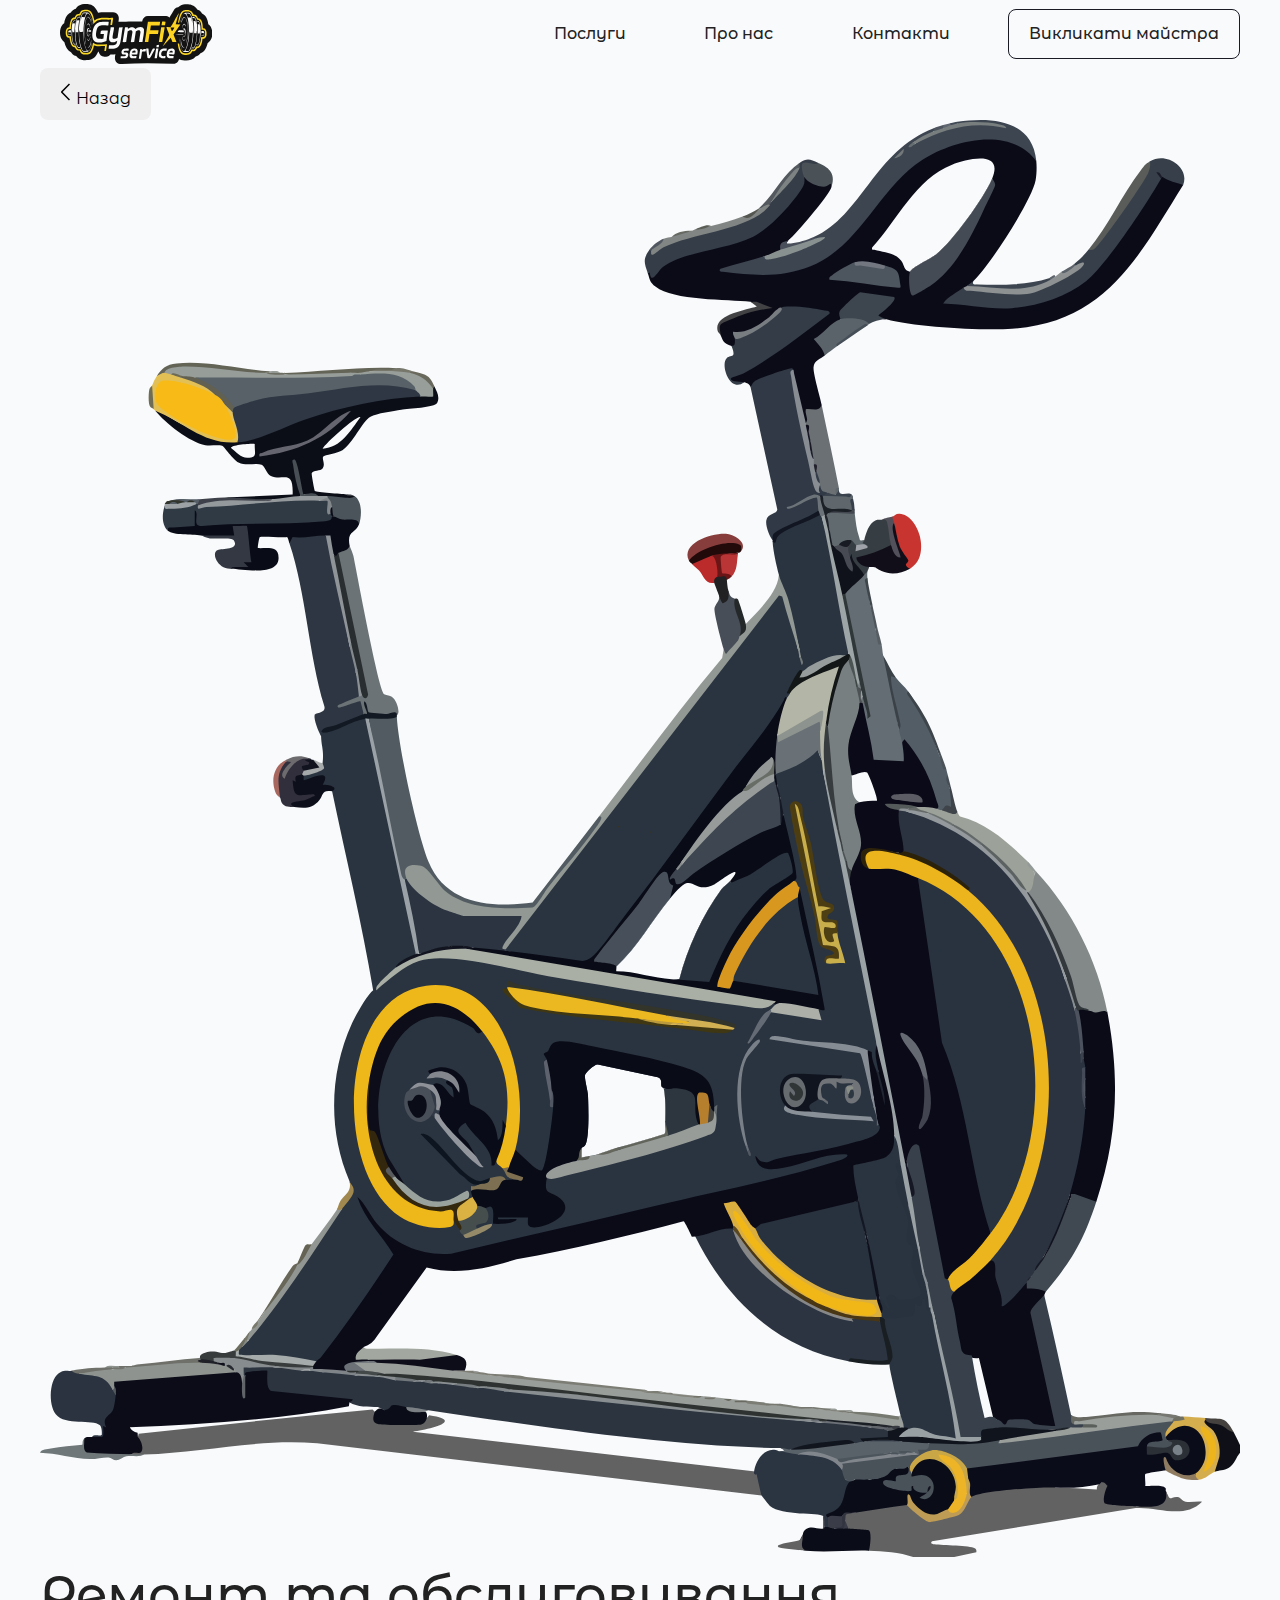
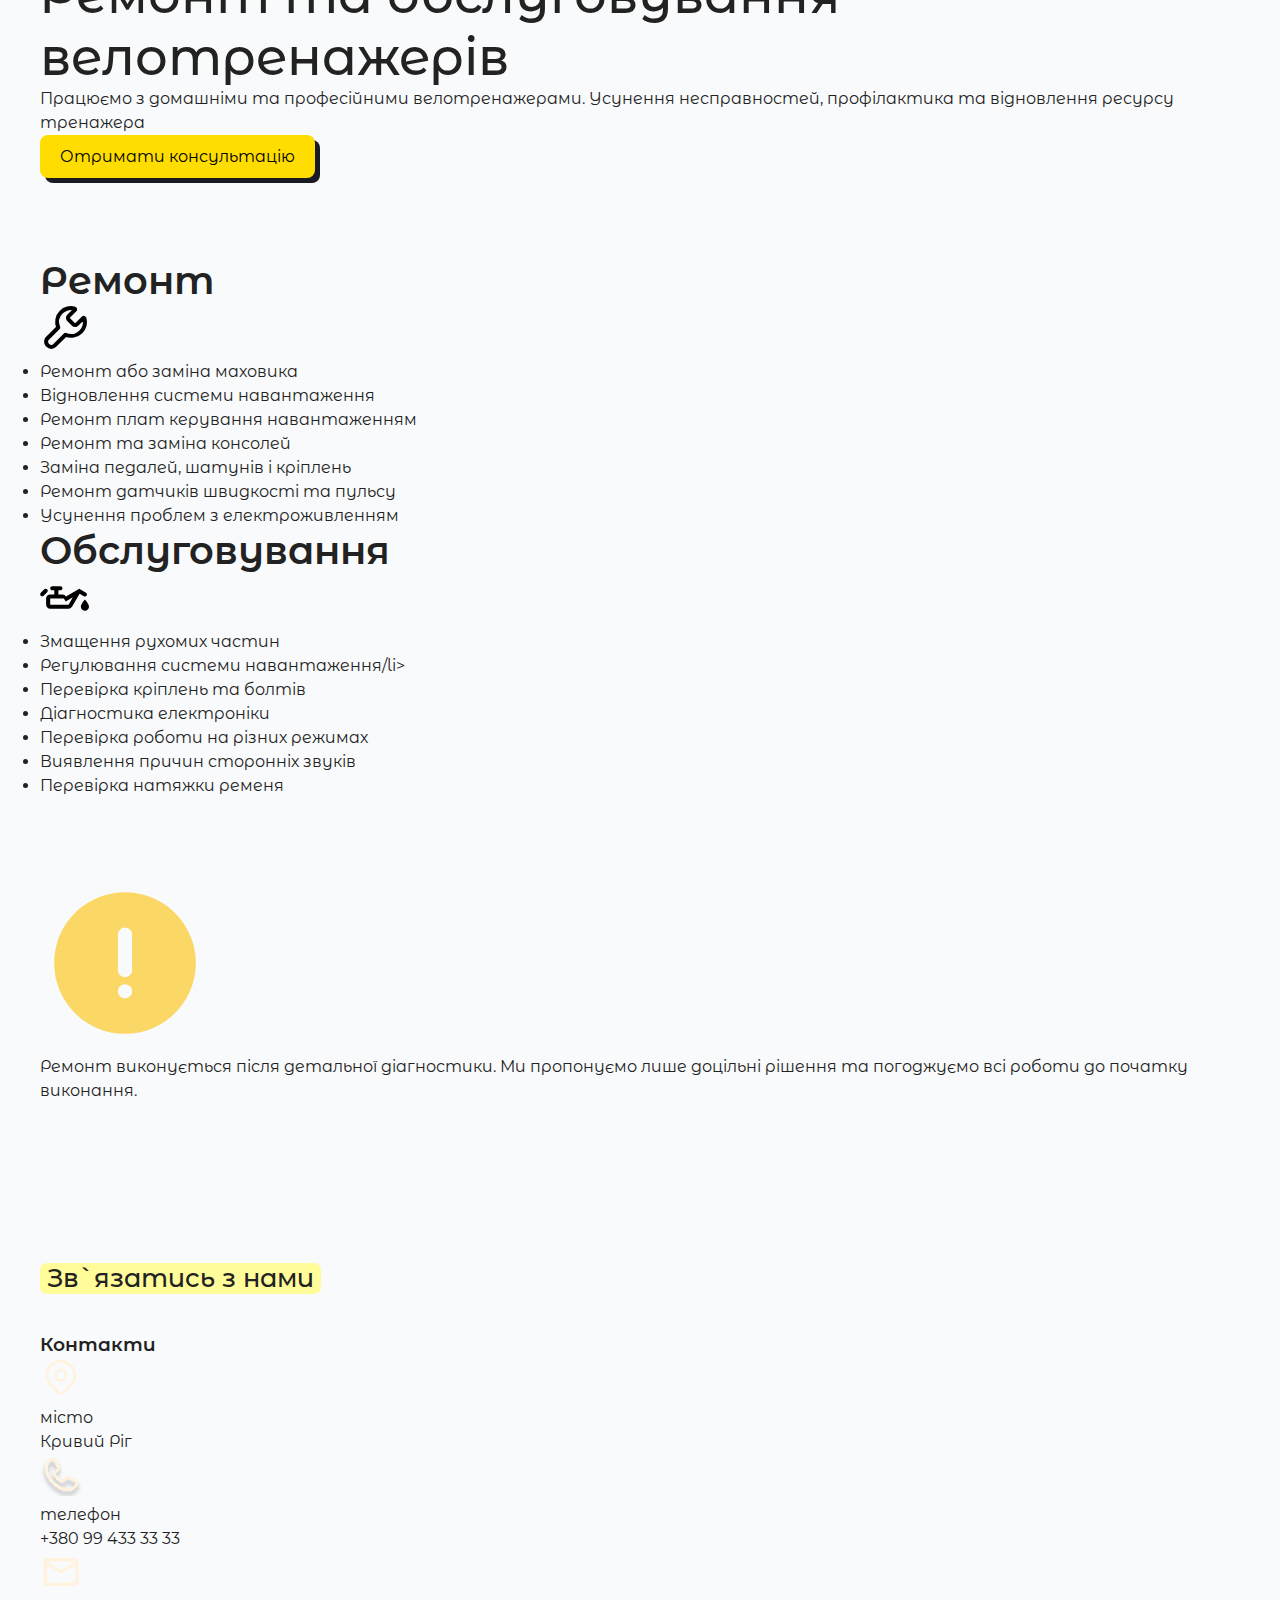
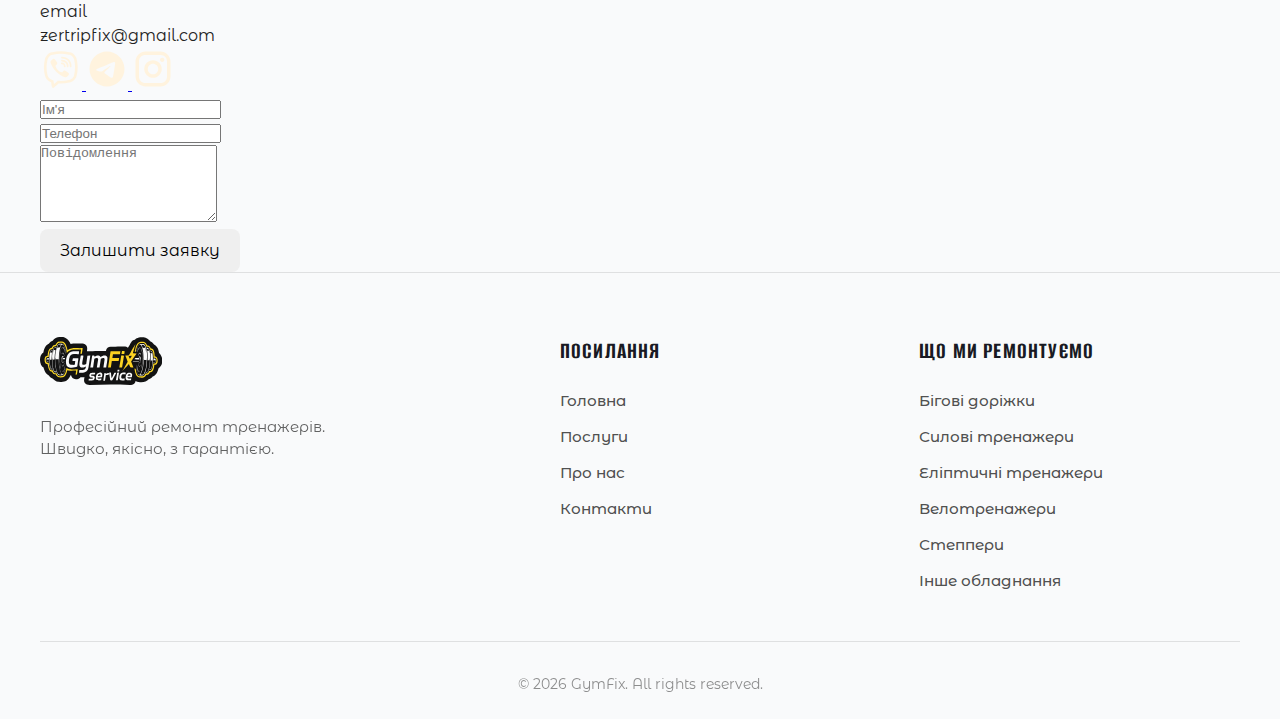
<file: pages/trainers/bicycle.html>
<!DOCTYPE html>
<html lang="en">

<head>
    <meta charset="UTF-8" />
    <meta name="viewport" content="width=device-width, initial-scale=1.0" />
    <title>Gymfix</title>
    <link rel="stylesheet" href="../../scss/styles.css" />
    <script type="text/javascript" src="../../app.js" defer></script>
</head>

<body>
    <nav>
        <div class="nav-container">
            <input type="checkbox" id="sidebar-active" />

            <div class="logo">
                <a href="../../index.html" class="logo-link">
                    <img src="../../images/logo.svg" alt="Gymfix" />
                </a>
            </div>
            <label for="sidebar-active" id="overlay"></label>
            <label for="sidebar-active" class="open-sidebar-button">
                <img src="../../images/icons/menu.svg" alt="Menu" width="32" height="32">
            </label>

            <div class="links-container">
                <label for="sidebar-active" class="close-sidebar-button">
                    <img src="../../images/icons/close.svg" alt="Close" width="32" height="32">
                </label>

                <a href="../../pages/services/" class="nav-link">Послуги</a>
                <a href="../../pages/about/" class="nav-link">Про нас</a>
                <a href="../../pages/contact/" class="nav-link">Контакти</a>
                <a href="#" class="btn secondary" id="nav-btn">Викликати майстра</a>
            </div>
        </div>
    </nav>

    <main class="main">
        <!-- Hero -->
        <div class="trainer-hero-wrapper">
            <div class="trainer-hero-wrapper__back-button">
                <button class="btn back" onclick="history.back()"> <img src="../../images/icons/back.svg" alt="Back"
                        width="12" height="24">
                    Назад</button>
            </div>

            <section class="trainer-hero">
                <div class="trainer-hero__image">
                    <img src="../../images/trainers/bicycle.svg" alt="Product preview" />
                </div>

                <div class="trainer-hero__content">

                    <h1>Ремонт та обслуговування велотренажерів</h1>
                    <p>
                        Працюємо з домашніми та професійними велотренажерами. Усунення несправностей, профілактика та
                        відновлення ресурсу тренажера
                    </p>

                    <div class="trainer-hero__actions">
                        <button class="btn primary">Отримати консультацію</button>
                    </div>
                </div>
            </section>
        </div>


        <!-- Repair and Maintance cards -->
        <section class="repair-maintance-grid">
            <div class="repair-maintance-card">
                <div class="repair-maintance-card__header">
                    <h2>Ремонт</h2>
                    <img src="../../images/trainer_page_icons/wrench.svg" alt="repair">
                </div>
                <div class="divider"></div>
                <ul class="repair-maintance-card__content">
                    <li>Ремонт або заміна маховика</li>
                    <li>Відновлення системи навантаження</li>
                    <li>Ремонт плат керування навантаженням</li>
                    <li>Ремонт та заміна консолей</li>
                    <li>Заміна педалей, шатунів і кріплень</li>
                    <li>Ремонт датчиків швидкості та пульсу</li>
                    <li>Усунення проблем з електроживленням</li>
                </ul>
            </div>
            <div class="repair-maintance-card green">
                <div class="repair-maintance-card__header">
                    <h2>Обслуговування</h2>
                    <img src="../../images/trainer_page_icons/oil.svg" alt="repair">
                </div>
                <div class="divider"></div>
                <ul class="repair-maintance-card__content">
                    <li>Змащення рухомих частин</li>
                    <li>Регулювання системи навантаження/li>
                    <li>Перевірка кріплень та болтів</li>
                    <li>Діагностика електроніки</li>
                    <li>Перевірка роботи на різних режимах</li>
                    <li>Виявлення причин сторонніх звуків</li>
                    <li>Перевірка натяжки ременя</li>
                </ul>
            </div>
        </section>

        <!-- Information card -->
        <section class="information-card">
            <img src="../../images/icons/warning.svg" alt="">
            <p>Ремонт виконується після детальної діагностики. Ми пропонуємо лише доцільні рішення та погоджуємо всі
                роботи до початку виконання.</p>
        </section>

        <!-- Contact us -->
        <div class="section-wrapper">
            <section class="heading-subheading">
                <h2 class="label yellow">Зв`язатись з нами</h2>
            </section>

            <section class="contact">
                <!-- Left Side: Contact Info -->
                <div class="contact__info">
                    <h3 class="contact__title">Контакти</h3>

                    <div class="contact__item">
                        <div class="contact__icon">
                            <img src="../../images/contact_icons/location.svg" alt="">
                        </div>
                        <div class="contact__details">
                            <div class="contact__label">місто</div>
                            <div class="contact__value">Кривий Ріг</div>
                        </div>
                    </div>

                    <div class="contact__item">
                        <div class="contact__icon">
                            <img src="../../images/contact_icons/phone.svg" alt="">
                        </div>
                        <div class="contact__details">
                            <div class="contact__label">телефон</div>
                            <div class="contact__value">+380 99 433 33 33</div>
                        </div>
                    </div>

                    <div class="contact__item">
                        <div class="contact__icon">
                            <img src="../../images/contact_icons/email.svg" alt="">
                        </div>
                        <div class="contact__details">
                            <div class="contact__label">email</div>
                            <div class="contact__value">zertripfix@gmail.com</div>
                        </div>
                    </div>

                    <div class="contact__socials">
                        <a href="#" class="contact__social-link" aria-label="Viber">
                            <img src="../../images/contact_icons/viber.svg" alt="">
                        </a>
                        <a href="#" class="contact__social-link" aria-label="Telegram">
                            <img src="../../images/contact_icons/telegram.svg" alt="">
                        </a>
                        <a href="#" class="contact__social-link" aria-label="Instagram">
                            <img src="../../images/contact_icons/instagram.svg" alt="">
                        </a>
                    </div>
                </div>

                <!-- Right Side: Form -->
                <form class="contact__form">
                    <div class="contact__form-group">
                        <input type="text" id="name" name="name" class="contact__input" placeholder="Ім'я" required>
                    </div>

                    <div class="contact__form-group">
                        <input type="tel" id="phone" name="phone" class="contact__input" placeholder="Телефон" required>
                    </div>

                    <div class="contact__form-group" id="message-form">
                        <textarea id="message" name="message" class="contact__textarea" placeholder="Повідомлення"
                            rows="5"></textarea>
                    </div>

                    <button type="submit" class="btn submit">Залишити заявку</button>
                </form>
            </section>
        </div>

    </main>

    <footer class="footer">
        <div class="footer__container">
            <div class="footer__grid">
                <!-- Branding -->
                <div class="footer__column branding">
                    <div class="footer__logo">
                        <img src="../../images/logo.svg" alt="Gymfix" />
                    </div>
                    <p class="footer__desc">
                        Професійний ремонт тренажерів. Швидко, якісно, з гарантією.
                    </p>
                </div>

                <!-- Links -->
                <div class="footer__column">
                    <h3 class="footer__heading">Посилання</h3>
                    <ul class="footer__links">
                        <li><a href="../../index.html">Головна</a></li>
                        <li><a href="../../pages/services/">Послуги</a></li>
                        <li><a href="../../pages/about/">Про нас</a></li>
                        <li><a href="../../pages/contact/">Контакти</a></li>
                    </ul>
                </div>

                <!-- Services -->
                <div class="footer__column">
                    <h3 class="footer__heading">Що ми ремонтуємо</h3>
                    <ul class="footer__links">
                        <li><a href="../../pages/trainers/treadmill.html">Бігові доріжки</a></li>
                        <li><a href="../../pages/trainers/station.html">Силові тренажери</a></li>
                        <li><a href="../../pages/trainers/elliptical.html">Еліптичні тренажери</a></li>
                        <li><a href="../../pages/trainers/bicycle.html">Велотренажери</a></li>
                        <li><a href="../../pages/trainers/stepper.html">Степпери</a></li>
                        <li><a href="../../pages/trainers/other.html">Інше обладнання</a></li>
                    </ul>
                </div>
            </div>

            <div class="footer__bottom">
                <p>© 2026 GymFix. All rights reserved.</p>
            </div>
        </div>
    </footer>
</body>

</html>
</file>
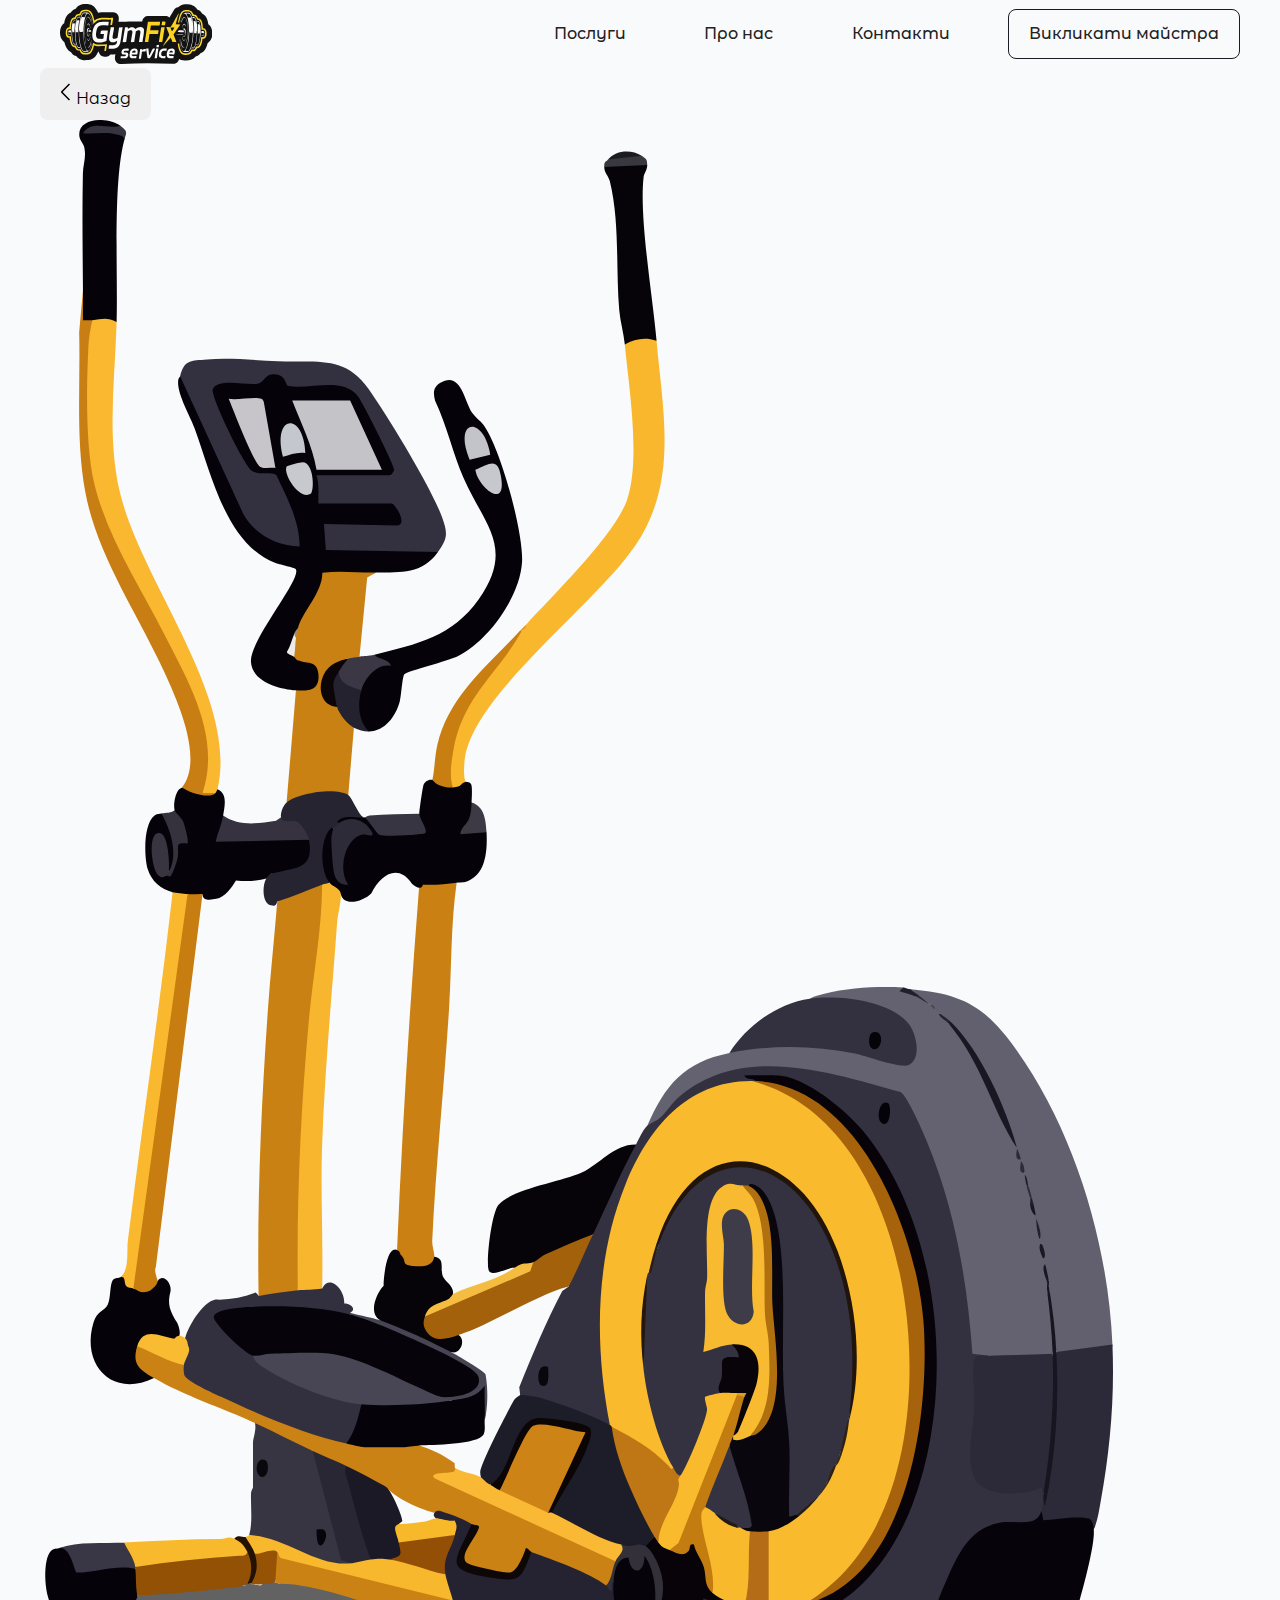
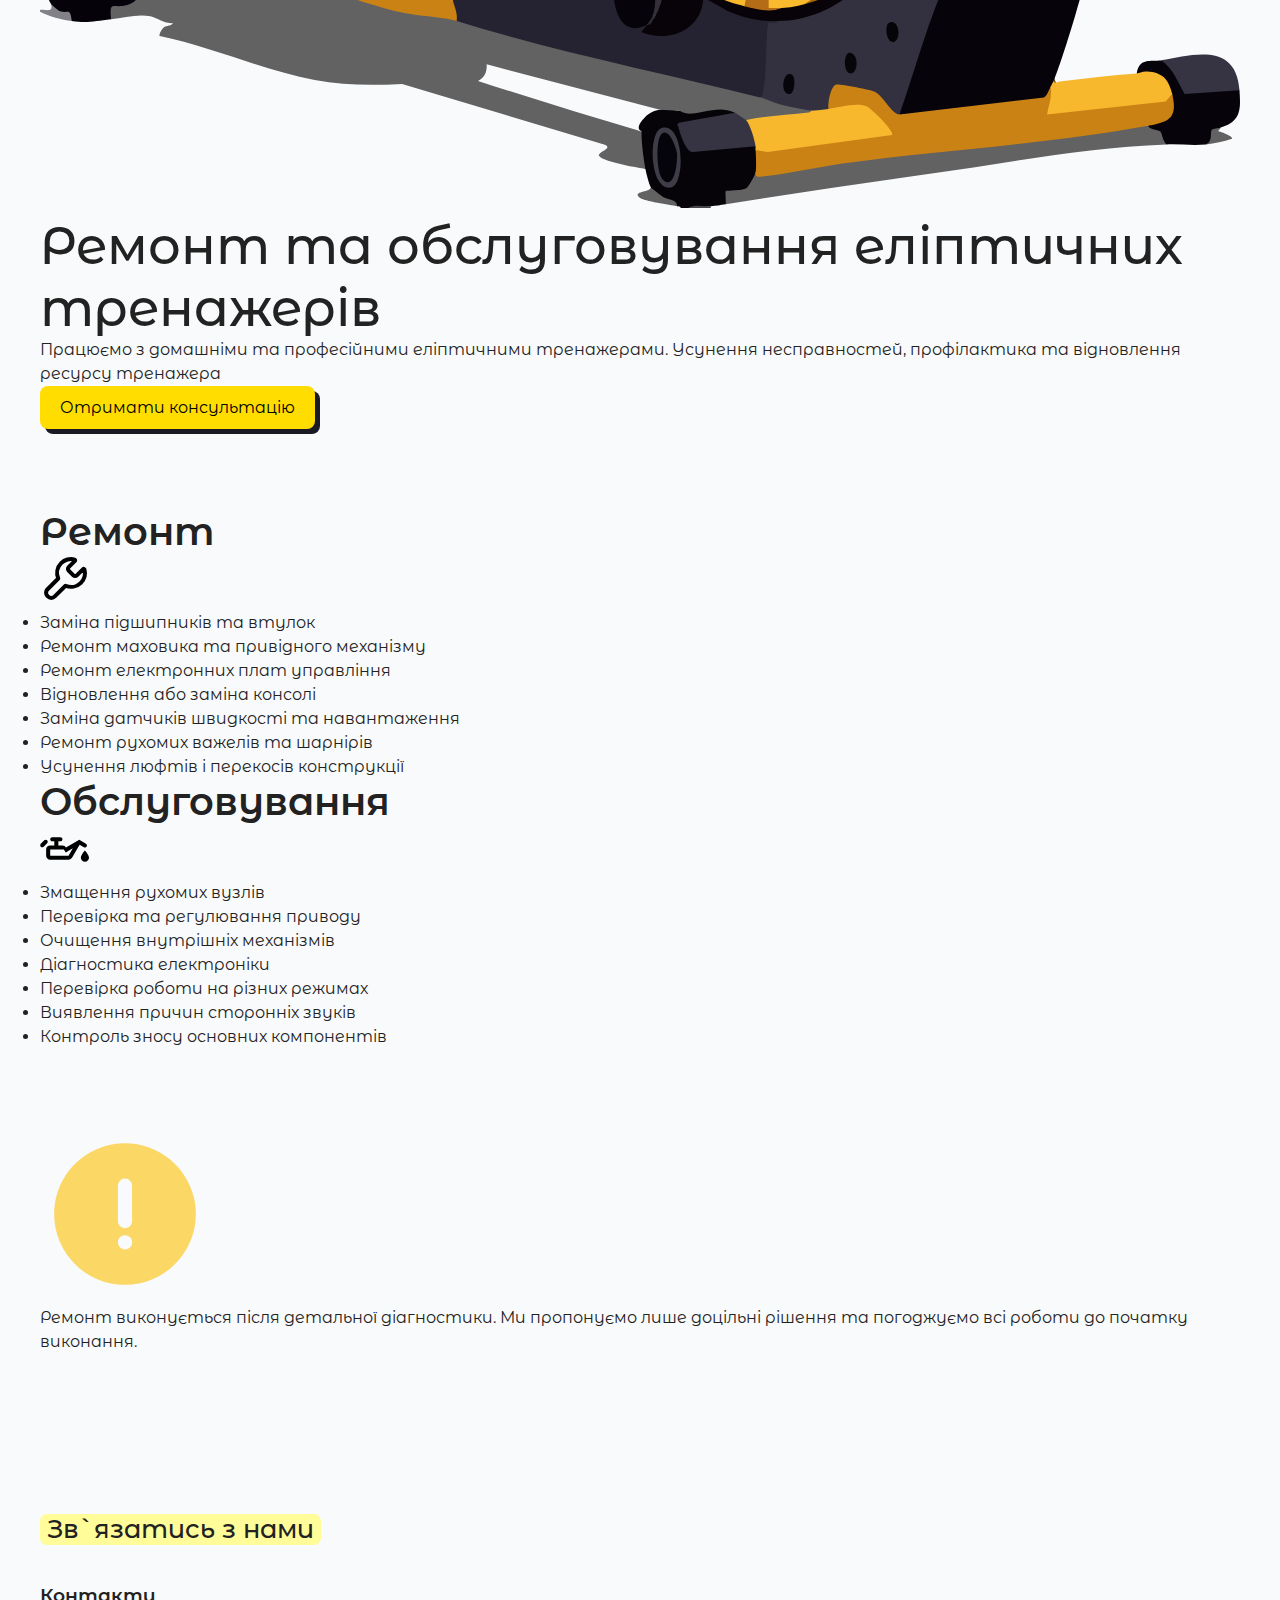
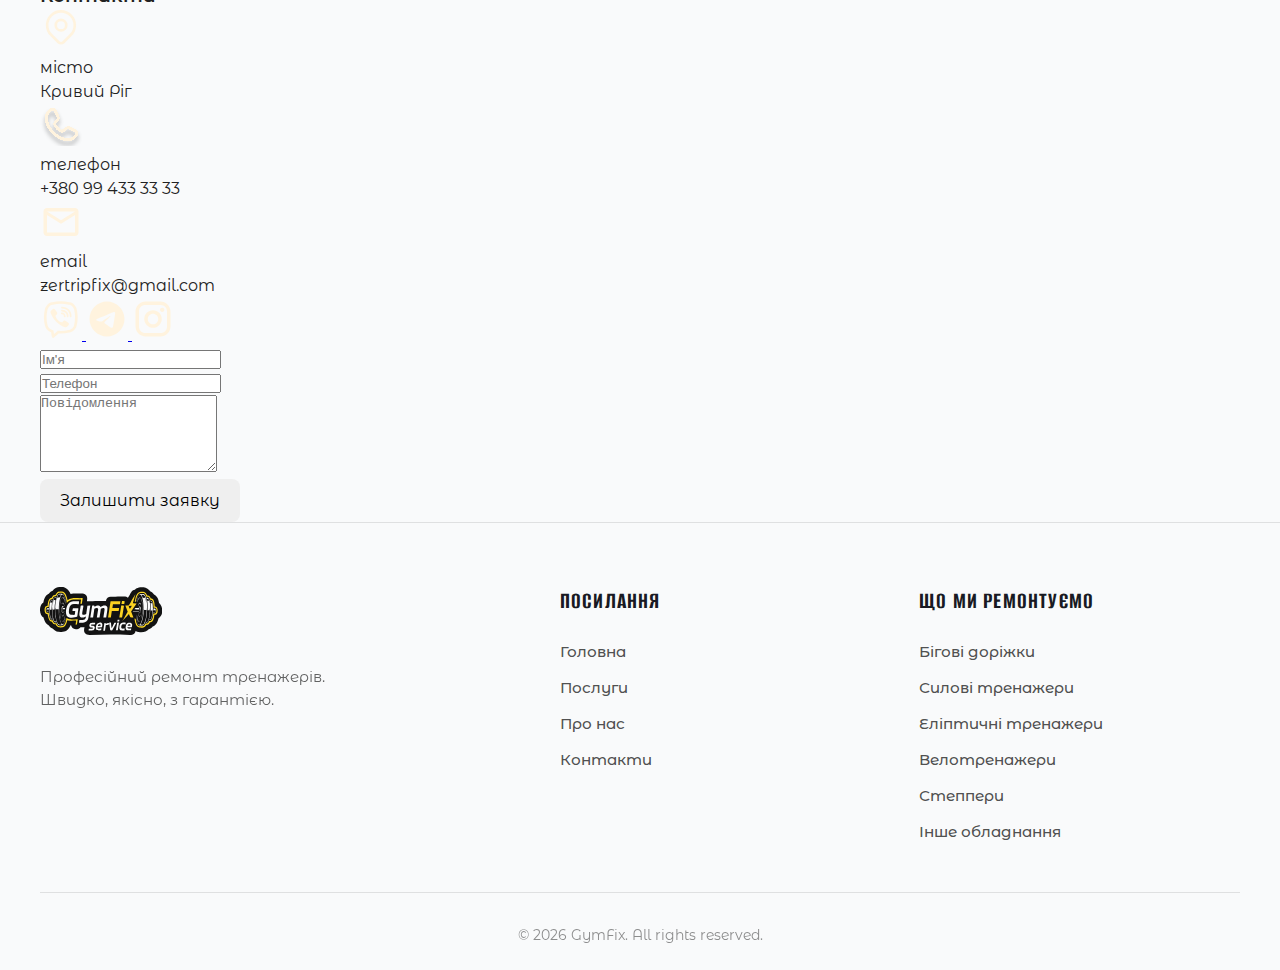
<file: pages/trainers/elliptical.html>
<!DOCTYPE html>
<html lang="en">

<head>
    <meta charset="UTF-8" />
    <meta name="viewport" content="width=device-width, initial-scale=1.0" />
    <title>Gymfix</title>
    <link rel="stylesheet" href="/scss/styles.css" />
    <script type="text/javascript" src="/app.js" defer></script>
</head>

<body>
    <nav>
        <div class="nav-container">
            <input type="checkbox" id="sidebar-active" />

            <div class="logo">
                <a href="../../index.html" class="logo-link">
                    <img src="../../images/logo.svg" alt="Gymfix" />
                </a>
            </div>
            <label for="sidebar-active" id="overlay"></label>
            <label for="sidebar-active" class="open-sidebar-button">
                <img src="../../images/icons/menu.svg" alt="Menu" width="32" height="32">
            </label>

            <div class="links-container">
                <label for="sidebar-active" class="close-sidebar-button">
                    <img src="../../images/icons/close.svg" alt="Close" width="32" height="32">
                </label>

                <a href="../../pages/services/" class="nav-link">Послуги</a>
                <a href="../../pages/about/" class="nav-link">Про нас</a>
                <a href="../../pages/contact/" class="nav-link">Контакти</a>
                <a href="#" class="btn secondary" id="nav-btn">Викликати майстра</a>
            </div>
        </div>
    </nav>

    <main class="main">
        <!-- Hero -->
        <div class="trainer-hero-wrapper">
            <div class="trainer-hero-wrapper__back-button">
                <button class="btn back" onclick="history.back()"> <img src="../../images/icons/back.svg" alt="Back"
                        width="12" height="24">
                    Назад</button>
            </div>

            <section class="trainer-hero">
                <div class="trainer-hero__image">
                    <img src="../../images/trainers/elliptical.svg" alt="Product preview" />
                </div>

                <div class="trainer-hero__content">

                    <h1>Ремонт та обслуговування еліптичних тренажерів</h1>
                    <p>
                        Працюємо з домашніми та професійними еліптичними тренажерами. Усунення несправностей, профілактика та
                        відновлення ресурсу тренажера
                    </p>

                    <div class="trainer-hero__actions">
                        <button class="btn primary">Отримати консультацію</button>
                    </div>
                </div>
            </section>
        </div>


        <!-- Repair and Maintance cards -->
        <section class="repair-maintance-grid">
            <div class="repair-maintance-card">
                <div class="repair-maintance-card__header">
                    <h2>Ремонт</h2>
                    <img src="../../images/trainer_page_icons/wrench.svg" alt="repair">
                </div>
                <div class="divider"></div>
                <ul class="repair-maintance-card__content">
                    <li>Заміна підшипників та втулок</li>
                    <li>Ремонт маховика та привідного механізму</li>
                    <li>Ремонт електронних плат управління</li>
                    <li>Відновлення або заміна консолі</li>
                    <li>Заміна датчиків швидкості та навантаження</li>
                    <li>Ремонт рухомих важелів та шарнірів</li>
                    <li>Усунення люфтів і перекосів конструкції</li>
                </ul>
            </div>
            <div class="repair-maintance-card green">
                <div class="repair-maintance-card__header">
                    <h2>Обслуговування</h2>
                    <img src="../../images/trainer_page_icons/oil.svg" alt="repair">
                </div>
                <div class="divider"></div>
                <ul class="repair-maintance-card__content">
                    <li>Змащення рухомих вузлів</li>
                    <li>Перевірка та регулювання приводу</li>
                    <li>Очищення внутрішніх механізмів</li>
                    <li>Діагностика електроніки</li>
                    <li>Перевірка роботи на різних режимах</li>
                    <li>Виявлення причин сторонніх звуків</li>
                    <li>Контроль зносу основних компонентів</li>
                </ul>
            </div>
        </section>

        <!-- Information card -->
        <section class="information-card">
            <img src="../../images/icons/warning.svg" alt="">
            <p>Ремонт виконується після детальної діагностики. Ми пропонуємо лише доцільні рішення та погоджуємо всі
                роботи до початку виконання.</p>
        </section>

        <!-- Contact us -->
        <div class="section-wrapper">
            <section class="heading-subheading">
                <h2 class="label yellow">Зв`язатись з нами</h2>
            </section>

            <section class="contact">
                <!-- Left Side: Contact Info -->
                <div class="contact__info">
                    <h3 class="contact__title">Контакти</h3>

                    <div class="contact__item">
                        <div class="contact__icon">
                            <img src="../../images/contact_icons/location.svg" alt="">
                        </div>
                        <div class="contact__details">
                            <div class="contact__label">місто</div>
                            <div class="contact__value">Кривий Ріг</div>
                        </div>
                    </div>

                    <div class="contact__item">
                        <div class="contact__icon">
                            <img src="../../images/contact_icons/phone.svg" alt="">
                        </div>
                        <div class="contact__details">
                            <div class="contact__label">телефон</div>
                            <div class="contact__value">+380 99 433 33 33</div>
                        </div>
                    </div>

                    <div class="contact__item">
                        <div class="contact__icon">
                            <img src="../../images/contact_icons/email.svg" alt="">
                        </div>
                        <div class="contact__details">
                            <div class="contact__label">email</div>
                            <div class="contact__value">zertripfix@gmail.com</div>
                        </div>
                    </div>

                    <div class="contact__socials">
                        <a href="#" class="contact__social-link" aria-label="Viber">
                            <img src="../../images/contact_icons/viber.svg" alt="">
                        </a>
                        <a href="#" class="contact__social-link" aria-label="Telegram">
                            <img src="../../images/contact_icons/telegram.svg" alt="">
                        </a>
                        <a href="#" class="contact__social-link" aria-label="Instagram">
                            <img src="../../images/contact_icons/instagram.svg" alt="">
                        </a>
                    </div>
                </div>

                <!-- Right Side: Form -->
                <form class="contact__form">
                    <div class="contact__form-group">
                        <input type="text" id="name" name="name" class="contact__input" placeholder="Ім'я" required>
                    </div>

                    <div class="contact__form-group">
                        <input type="tel" id="phone" name="phone" class="contact__input" placeholder="Телефон" required>
                    </div>

                    <div class="contact__form-group" id="message-form">
                        <textarea id="message" name="message" class="contact__textarea" placeholder="Повідомлення"
                            rows="5"></textarea>
                    </div>

                    <button type="submit" class="btn submit">Залишити заявку</button>
                </form>
            </section>
        </div>

    </main>

    <footer class="footer">
        <div class="footer__container">
            <div class="footer__grid">
                <!-- Branding -->
                <div class="footer__column branding">
                    <div class="footer__logo">
                        <img src="../../images/logo.svg" alt="Gymfix" />
                    </div>
                    <p class="footer__desc">
                        Професійний ремонт тренажерів. Швидко, якісно, з гарантією.
                    </p>
                </div>

                <!-- Links -->
                <div class="footer__column">
                    <h3 class="footer__heading">Посилання</h3>
                    <ul class="footer__links">
                        <li><a href="../../index.html">Головна</a></li>
                        <li><a href="../../pages/services/">Послуги</a></li>
                        <li><a href="../../pages/about/">Про нас</a></li>
                        <li><a href="../../pages/contact/">Контакти</a></li>
                    </ul>
                </div>

                <!-- Services -->
                <div class="footer__column">
                    <h3 class="footer__heading">Що ми ремонтуємо</h3>
                    <ul class="footer__links">
                        <li><a href="../../pages/trainers/treadmill.html">Бігові доріжки</a></li>
                        <li><a href="../../pages/trainers/station.html">Силові тренажери</a></li>
                        <li><a href="../../pages/trainers/elliptical.html">Еліптичні тренажери</a></li>
                        <li><a href="../../pages/trainers/bicycle.html">Велотренажери</a></li>
                        <li><a href="../../pages/trainers/stepper.html">Степпери</a></li>
                        <li><a href="../../pages/trainers/other.html">Інше обладнання</a></li>
                    </ul>
                </div>
            </div>

            <div class="footer__bottom">
                <p>© 2026 GymFix. All rights reserved.</p>
            </div>
        </div>
    </footer>
</body>

</html>
</file>
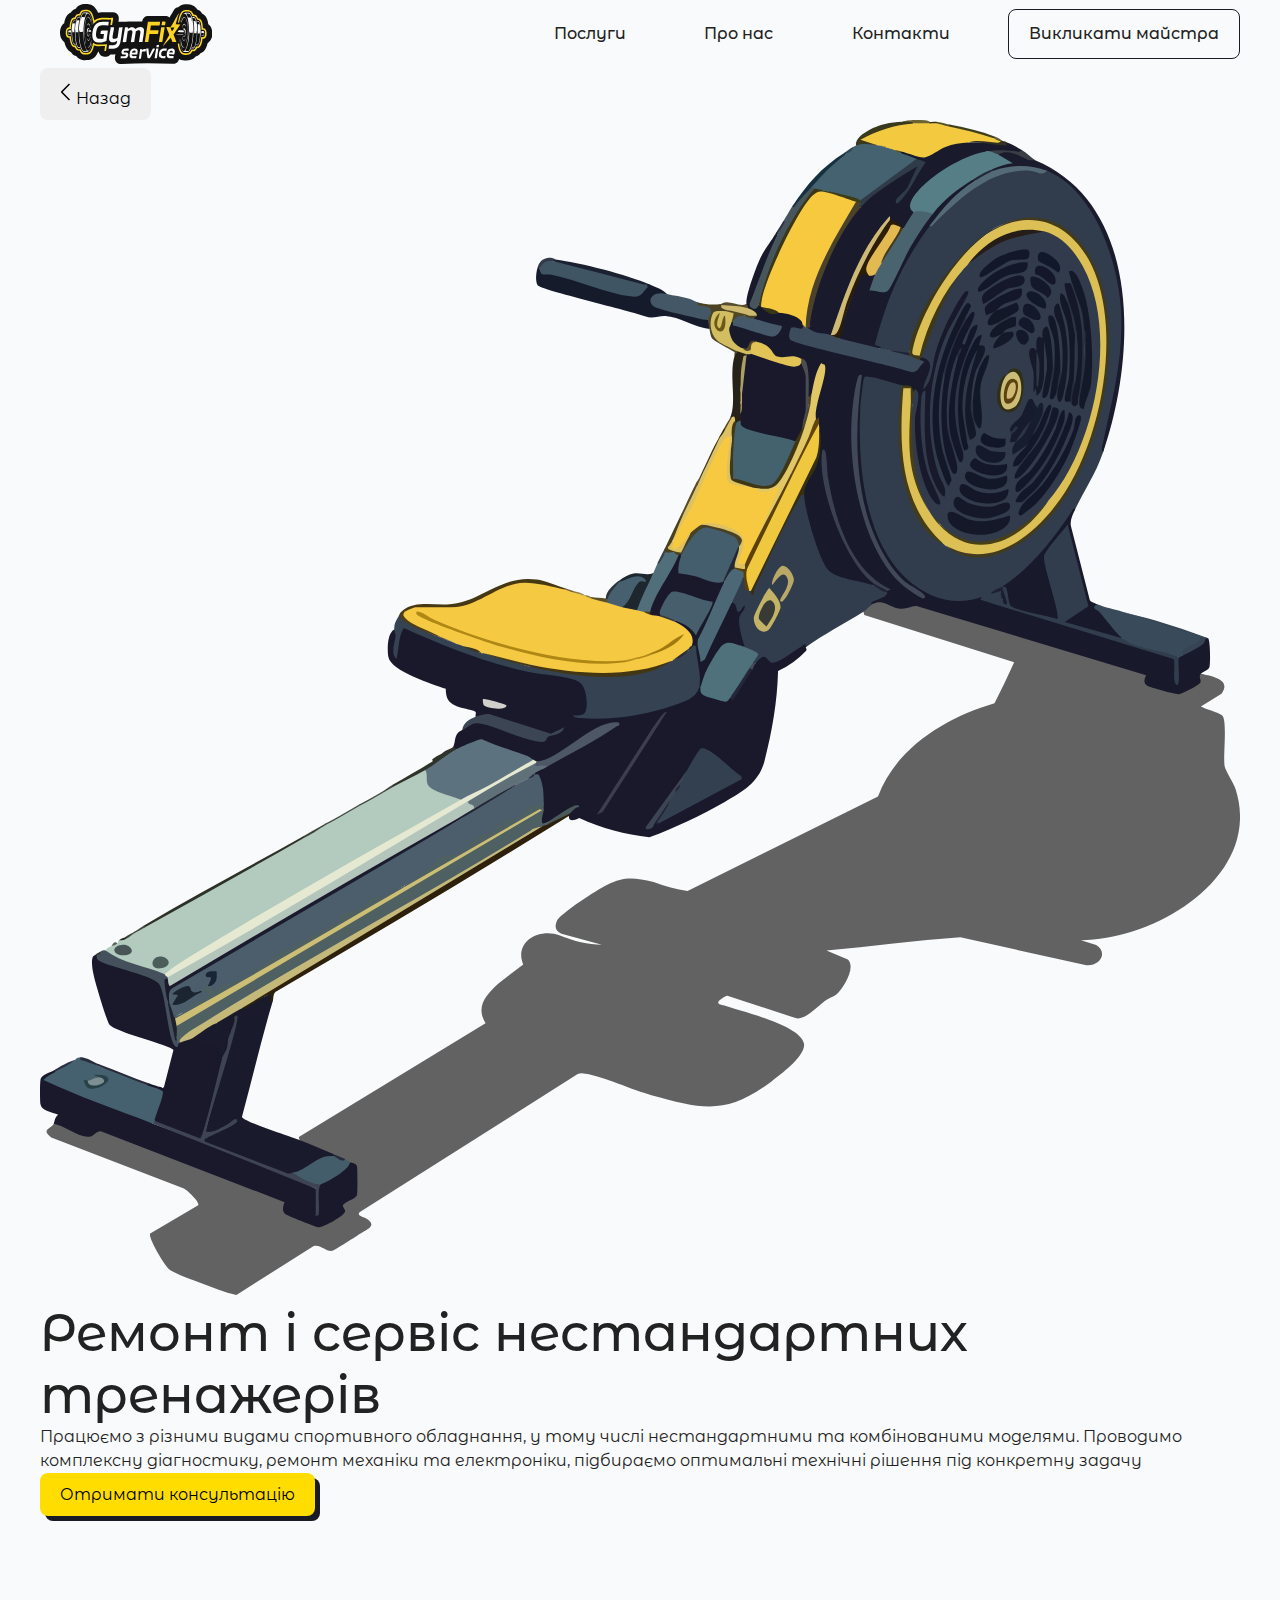
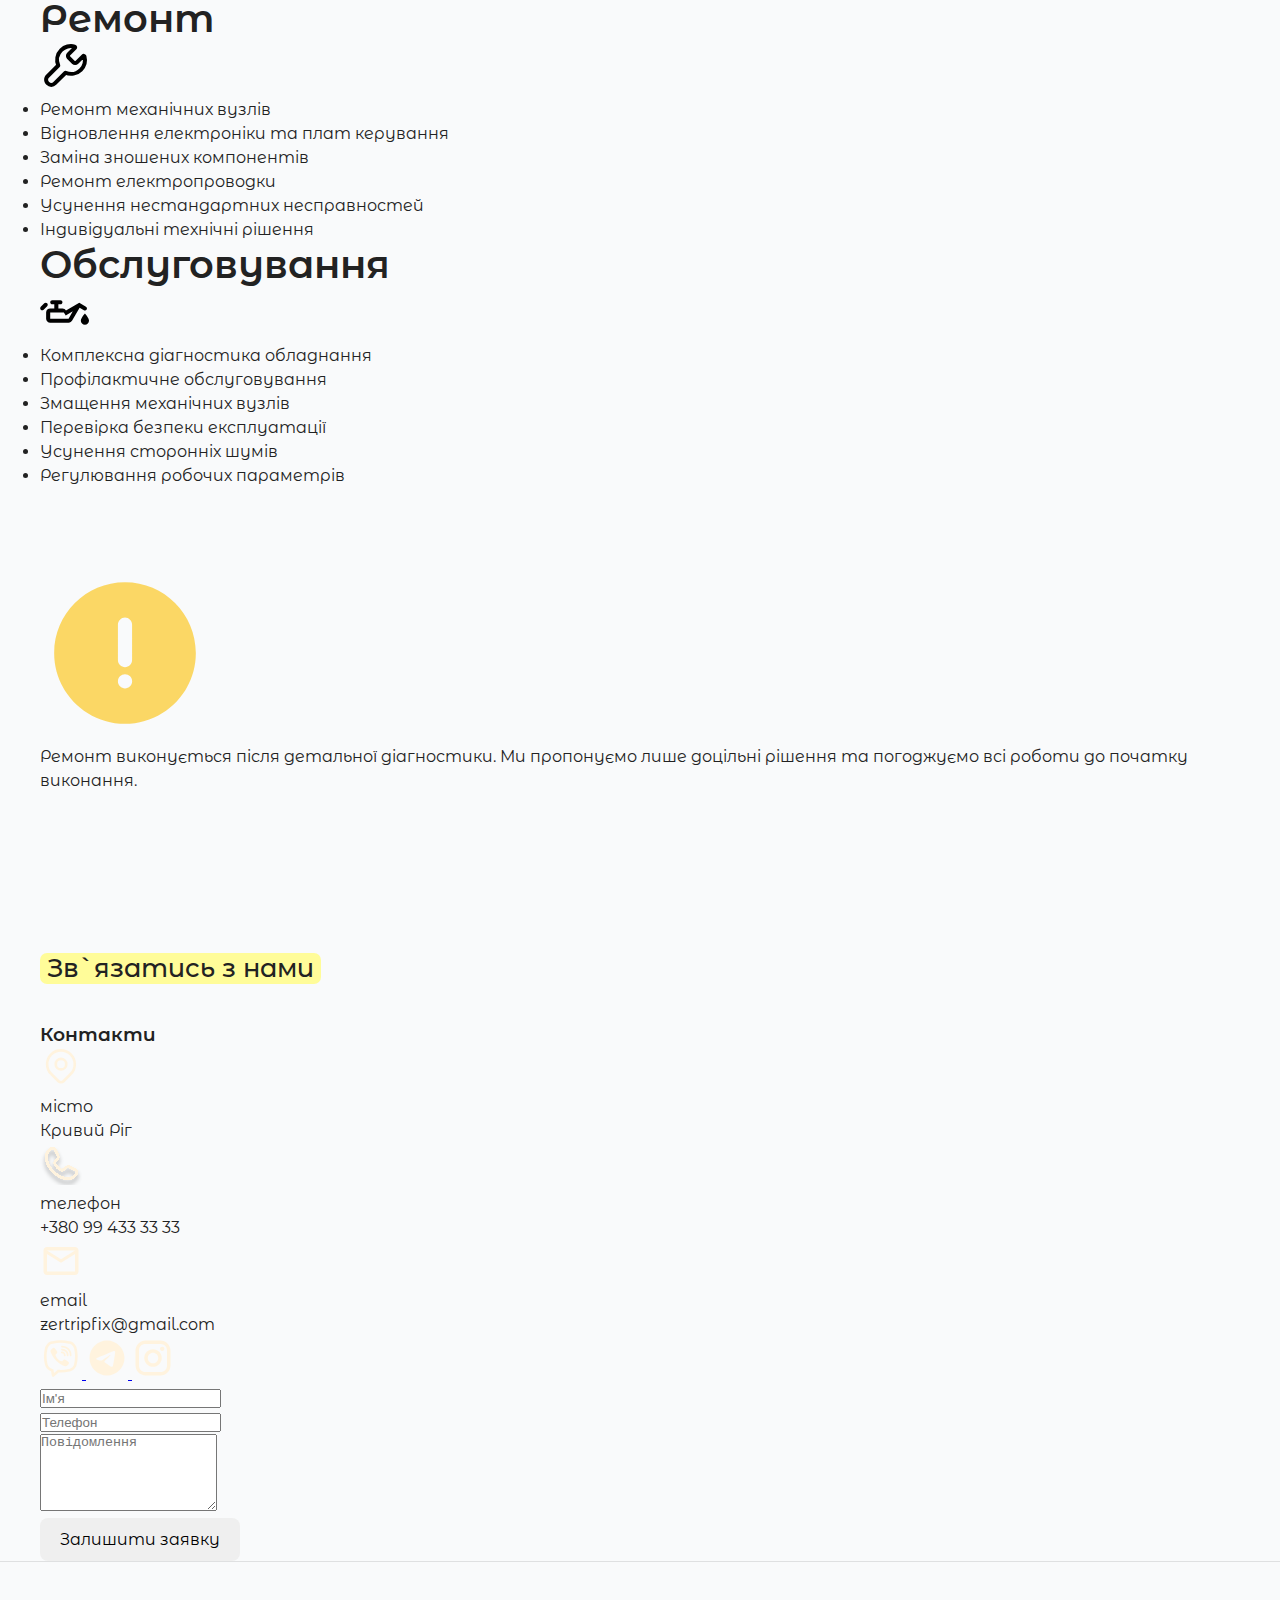
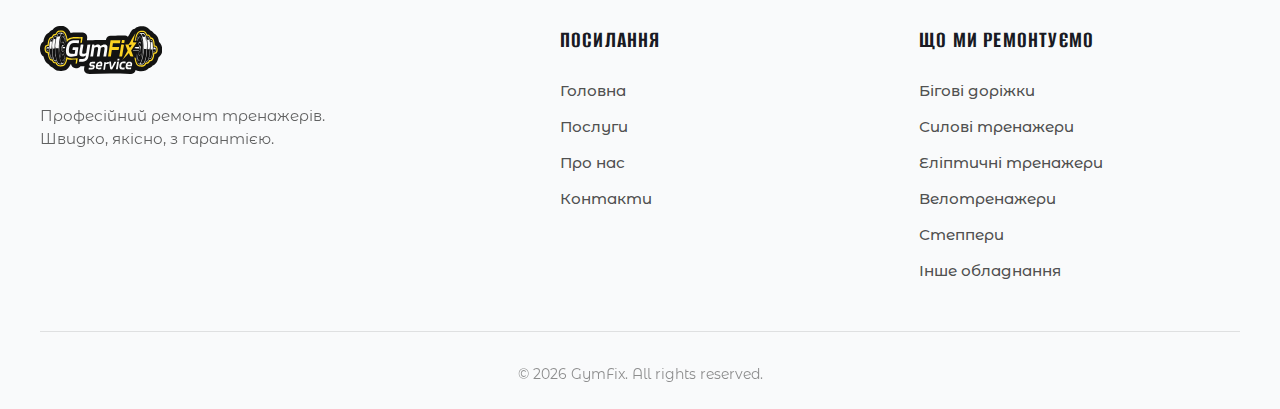
<file: pages/trainers/other.html>
<!DOCTYPE html>
<html lang="en">

<head>
    <meta charset="UTF-8" />
    <meta name="viewport" content="width=device-width, initial-scale=1.0" />
    <title>Gymfix</title>
    <link rel="stylesheet" href="../../scss/styles.css" />
    <script type="text/javascript" src="../../app.js" defer></script>
</head>

<body>
    <nav>
        <div class="nav-container">
            <input type="checkbox" id="sidebar-active" />

            <div class="logo">
                <a href="../../index.html" class="logo-link">
                    <img src="../../images/logo.svg" alt="Gymfix" />
                </a>
            </div>
            <label for="sidebar-active" id="overlay"></label>
            <label for="sidebar-active" class="open-sidebar-button">
                <img src="../../images/icons/menu.svg" alt="Menu" width="32" height="32">
            </label>

            <div class="links-container">
                <label for="sidebar-active" class="close-sidebar-button">
                    <img src="../../images/icons/close.svg" alt="Close" width="32" height="32">
                </label>

                <a href="../../pages/services/" class="nav-link">Послуги</a>
                <a href="../../pages/about/" class="nav-link">Про нас</a>
                <a href="../../pages/contact/" class="nav-link">Контакти</a>
                <a href="#" class="btn secondary" id="nav-btn">Викликати майстра</a>
            </div>
        </div>
    </nav>

    <main class="main">
        <!-- Hero -->
        <div class="trainer-hero-wrapper">
            <div class="trainer-hero-wrapper__back-button">
                <button class="btn back" onclick="history.back()"> <img src="../../images/icons/back.svg" alt="Back"
                        width="12" height="24">
                    Назад</button>
            </div>

            <section class="trainer-hero">
                <div class="trainer-hero__image">
                    <img src="../../images/trainers/other.svg" alt="Product preview" />
                </div>

                <div class="trainer-hero__content">

                    <h1>Ремонт і сервіс нестандартних тренажерів</h1>
                    <p>
                        Працюємо з різними видами спортивного обладнання, у тому числі нестандартними та комбінованими
                        моделями. Проводимо комплексну діагностику, ремонт механіки та електроніки, підбираємо
                        оптимальні технічні рішення під конкретну задачу
                    </p>

                    <div class="trainer-hero__actions">
                        <button class="btn primary">Отримати консультацію</button>
                    </div>
                </div>
            </section>
        </div>


        <!-- Repair and Maintance cards -->
        <section class="repair-maintance-grid">
            <div class="repair-maintance-card">
                <div class="repair-maintance-card__header">
                    <h2>Ремонт</h2>
                    <img src="../../images/trainer_page_icons/wrench.svg" alt="repair">
                </div>
                <div class="divider"></div>
                <ul class="repair-maintance-card__content">
                    <li>Ремонт механічних вузлів</li>
                    <li>Відновлення електроніки та плат керування</li>
                    <li>Заміна зношених компонентів</li>
                    <li>Ремонт електропроводки</li>
                    <li>Усунення нестандартних несправностей</li>
                    <li>Індивідуальні технічні рішення</li>
                </ul>
            </div>
            <div class="repair-maintance-card green">
                <div class="repair-maintance-card__header">
                    <h2>Обслуговування</h2>
                    <img src="../../images/trainer_page_icons/oil.svg" alt="repair">
                </div>
                <div class="divider"></div>
                <ul class="repair-maintance-card__content">
                    <li>Комплексна діагностика обладнання</li>
                    <li>Профілактичне обслуговування</li>
                    <li>Змащення механічних вузлів</li>
                    <li>Перевірка безпеки експлуатації</li>
                    <li>Усунення сторонніх шумів</li>
                    <li>Регулювання робочих параметрів</li>
                </ul>
            </div>
        </section>

        <!-- Information card -->
        <section class="information-card">
            <img src="../../images/icons/warning.svg" alt="">
            <p>Ремонт виконується після детальної діагностики. Ми пропонуємо лише доцільні рішення та погоджуємо всі
                роботи до початку виконання.</p>
        </section>

        <!-- Contact us -->
        <div class="section-wrapper">
            <section class="heading-subheading">
                <h2 class="label yellow">Зв`язатись з нами</h2>
            </section>

            <section class="contact">
                <!-- Left Side: Contact Info -->
                <div class="contact__info">
                    <h3 class="contact__title">Контакти</h3>

                    <div class="contact__item">
                        <div class="contact__icon">
                            <img src="../../images/contact_icons/location.svg" alt="">
                        </div>
                        <div class="contact__details">
                            <div class="contact__label">місто</div>
                            <div class="contact__value">Кривий Ріг</div>
                        </div>
                    </div>

                    <div class="contact__item">
                        <div class="contact__icon">
                            <img src="../../images/contact_icons/phone.svg" alt="">
                        </div>
                        <div class="contact__details">
                            <div class="contact__label">телефон</div>
                            <div class="contact__value">+380 99 433 33 33</div>
                        </div>
                    </div>

                    <div class="contact__item">
                        <div class="contact__icon">
                            <img src="../../images/contact_icons/email.svg" alt="">
                        </div>
                        <div class="contact__details">
                            <div class="contact__label">email</div>
                            <div class="contact__value">zertripfix@gmail.com</div>
                        </div>
                    </div>

                    <div class="contact__socials">
                        <a href="#" class="contact__social-link" aria-label="Viber">
                            <img src="../../images/contact_icons/viber.svg" alt="">
                        </a>
                        <a href="#" class="contact__social-link" aria-label="Telegram">
                            <img src="../../images/contact_icons/telegram.svg" alt="">
                        </a>
                        <a href="#" class="contact__social-link" aria-label="Instagram">
                            <img src="../../images/contact_icons/instagram.svg" alt="">
                        </a>
                    </div>
                </div>

                <!-- Right Side: Form -->
                <form class="contact__form">
                    <div class="contact__form-group">
                        <input type="text" id="name" name="name" class="contact__input" placeholder="Ім'я" required>
                    </div>

                    <div class="contact__form-group">
                        <input type="tel" id="phone" name="phone" class="contact__input" placeholder="Телефон" required>
                    </div>

                    <div class="contact__form-group" id="message-form">
                        <textarea id="message" name="message" class="contact__textarea" placeholder="Повідомлення"
                            rows="5"></textarea>
                    </div>

                    <button type="submit" class="btn submit">Залишити заявку</button>
                </form>
            </section>
        </div>

    </main>

    <footer class="footer">
        <div class="footer__container">
            <div class="footer__grid">
                <!-- Branding -->
                <div class="footer__column branding">
                    <div class="footer__logo">
                        <img src="../../images/logo.svg" alt="Gymfix" />
                    </div>
                    <p class="footer__desc">
                        Професійний ремонт тренажерів. Швидко, якісно, з гарантією.
                    </p>
                </div>

                <!-- Links -->
                <div class="footer__column">
                    <h3 class="footer__heading">Посилання</h3>
                    <ul class="footer__links">
                        <li><a href="../../index.html">Головна</a></li>
                        <li><a href="../../pages/services/">Послуги</a></li>
                        <li><a href="../../pages/about/">Про нас</a></li>
                        <li><a href="../../pages/contact/">Контакти</a></li>
                    </ul>
                </div>

                <!-- Services -->
                <div class="footer__column">
                    <h3 class="footer__heading">Що ми ремонтуємо</h3>
                    <ul class="footer__links">
                        <li><a href="../../pages/trainers/treadmill.html">Бігові доріжки</a></li>
                        <li><a href="../../pages/trainers/station.html">Силові тренажери</a></li>
                        <li><a href="../../pages/trainers/elliptical.html">Еліптичні тренажери</a></li>
                        <li><a href="../../pages/trainers/bicycle.html">Велотренажери</a></li>
                        <li><a href="../../pages/trainers/stepper.html">Степпери</a></li>
                        <li><a href="../../pages/trainers/other.html">Інше обладнання</a></li>
                    </ul>
                </div>
            </div>

            <div class="footer__bottom">
                <p>© 2026 GymFix. All rights reserved.</p>
            </div>
        </div>
    </footer>
</body>

</html>
</file>
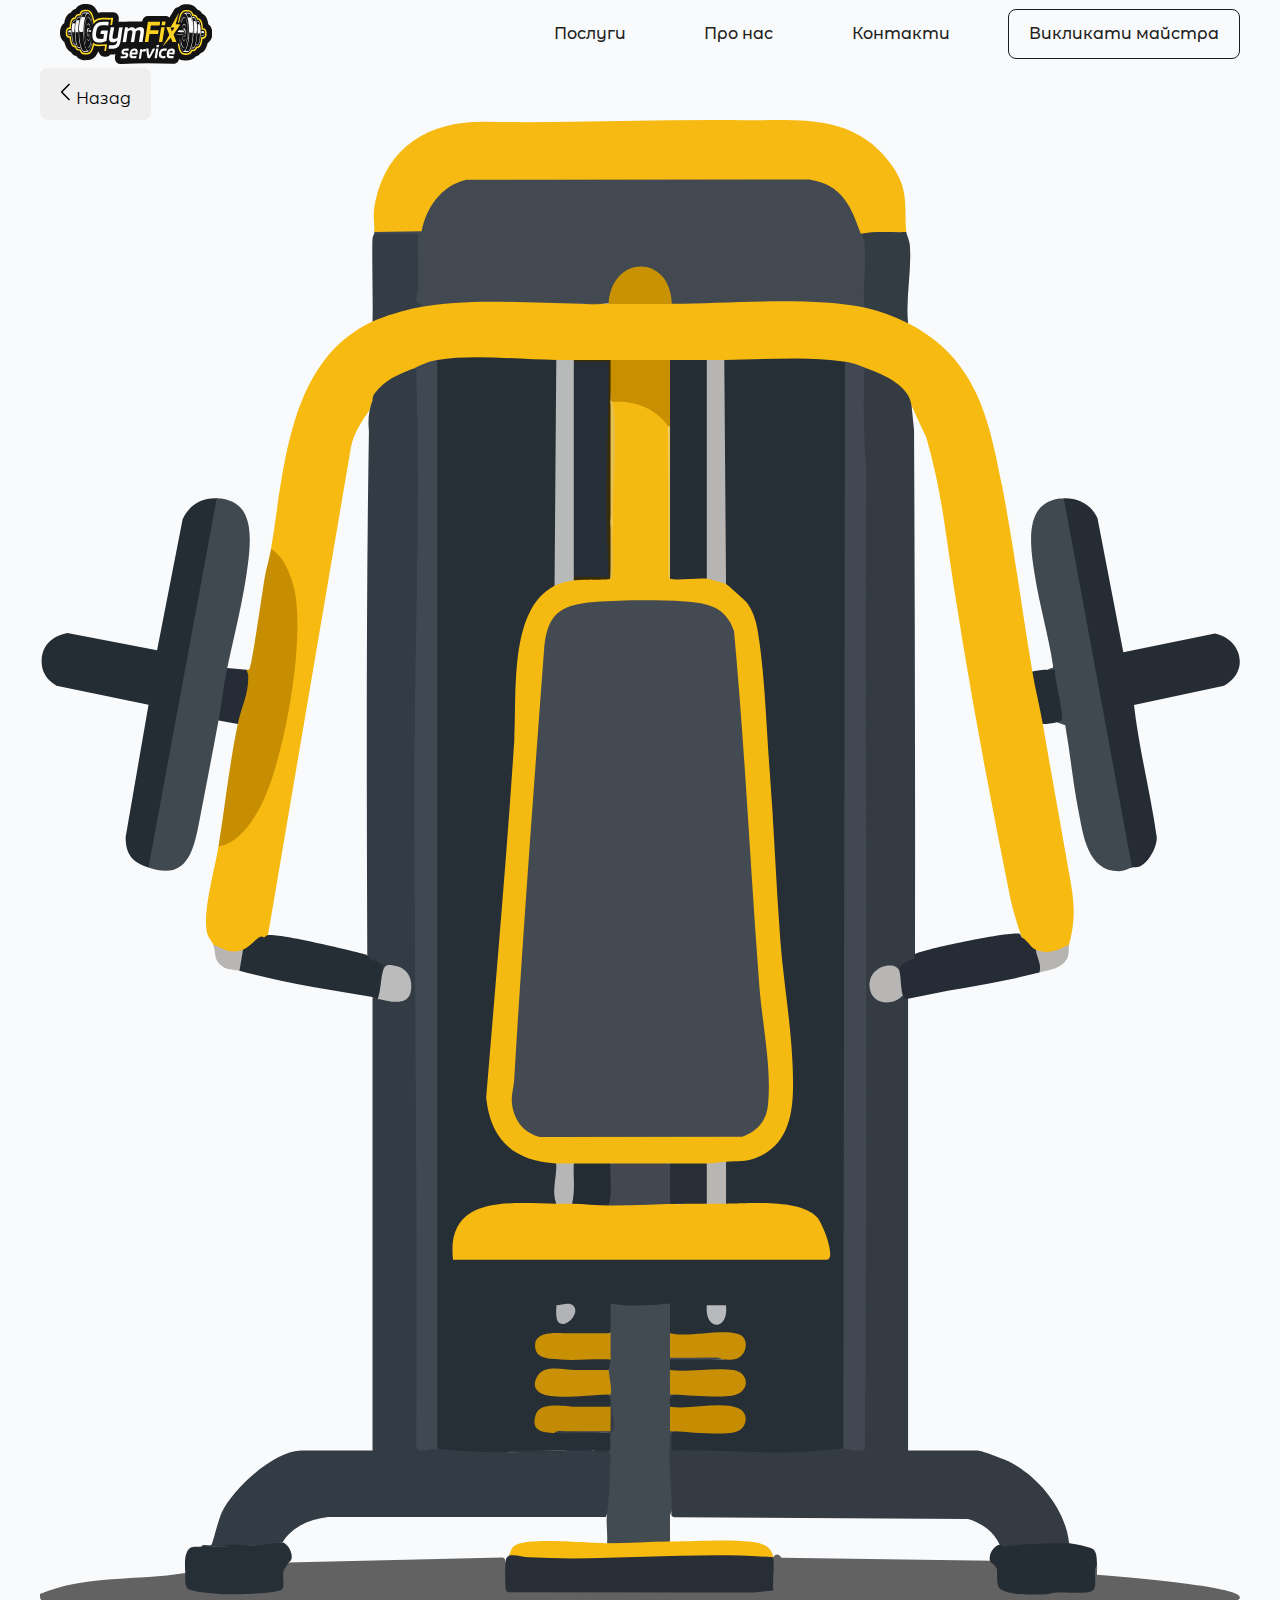
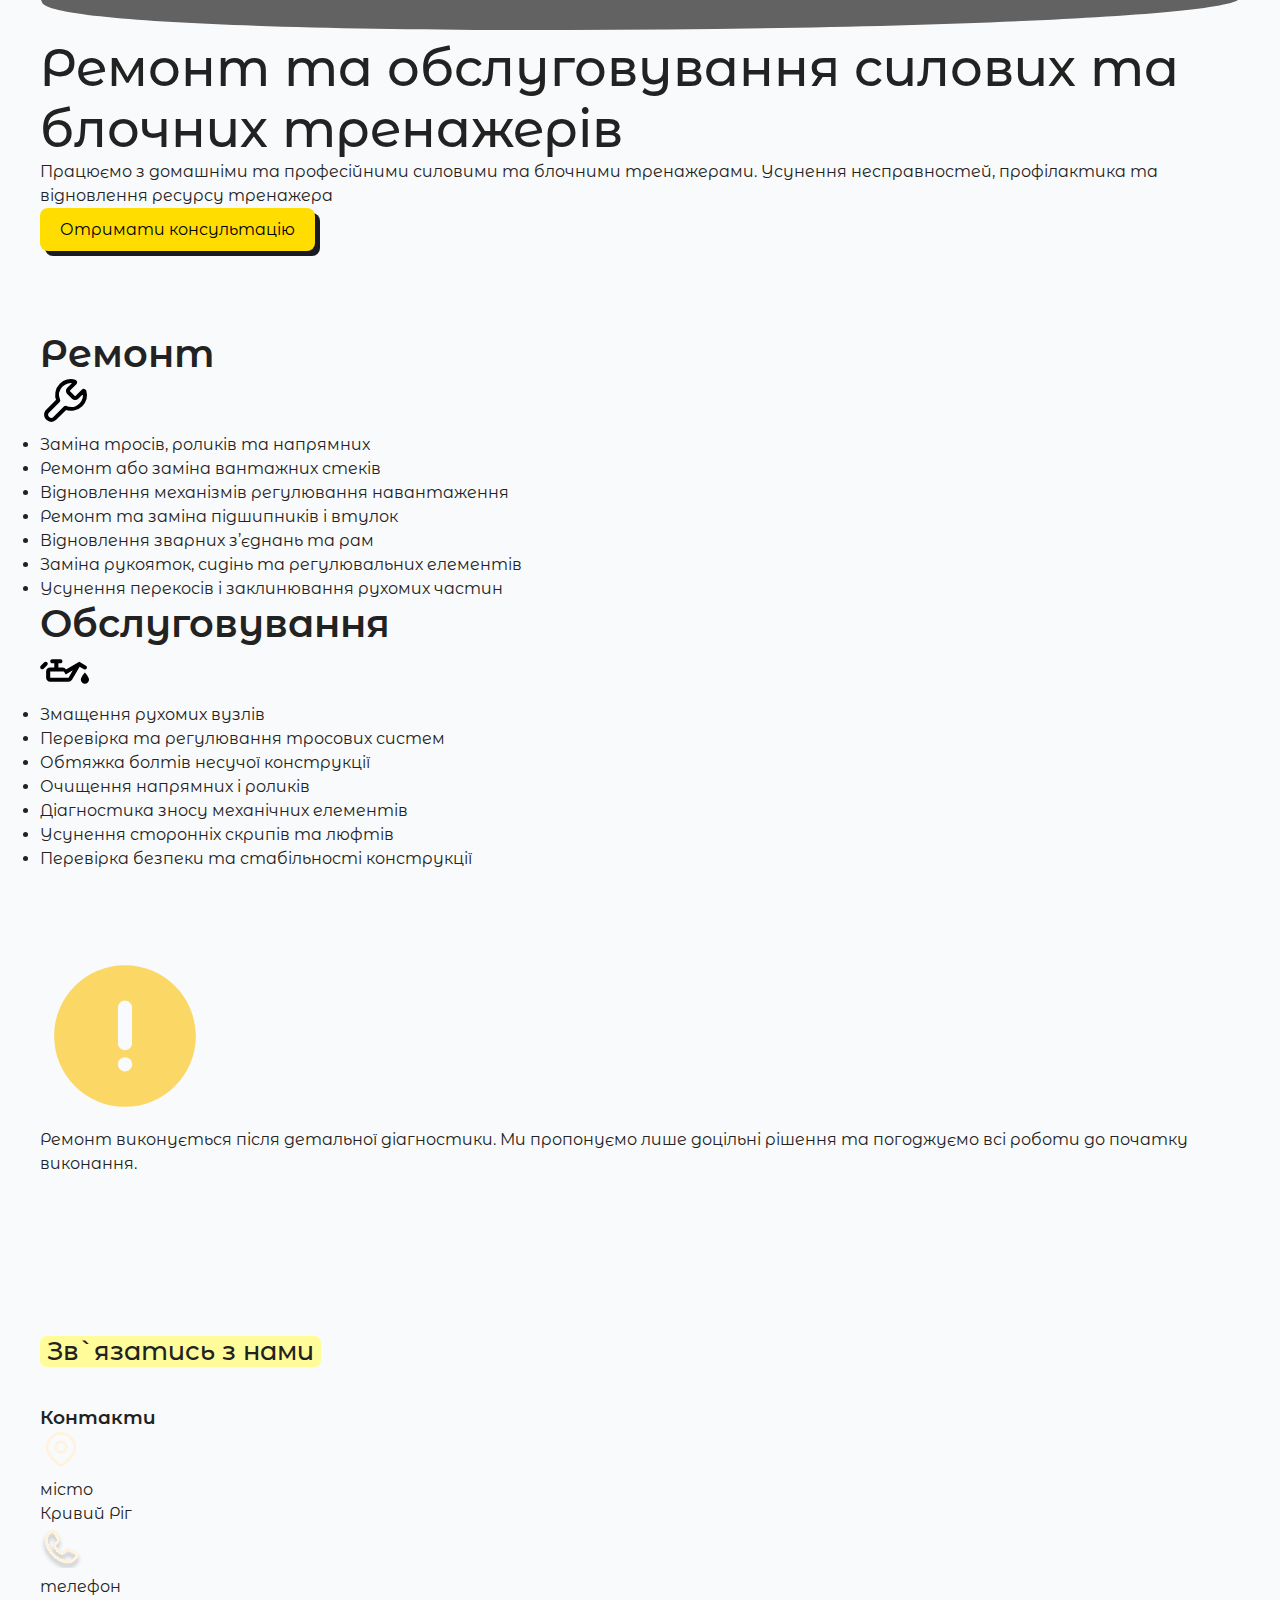
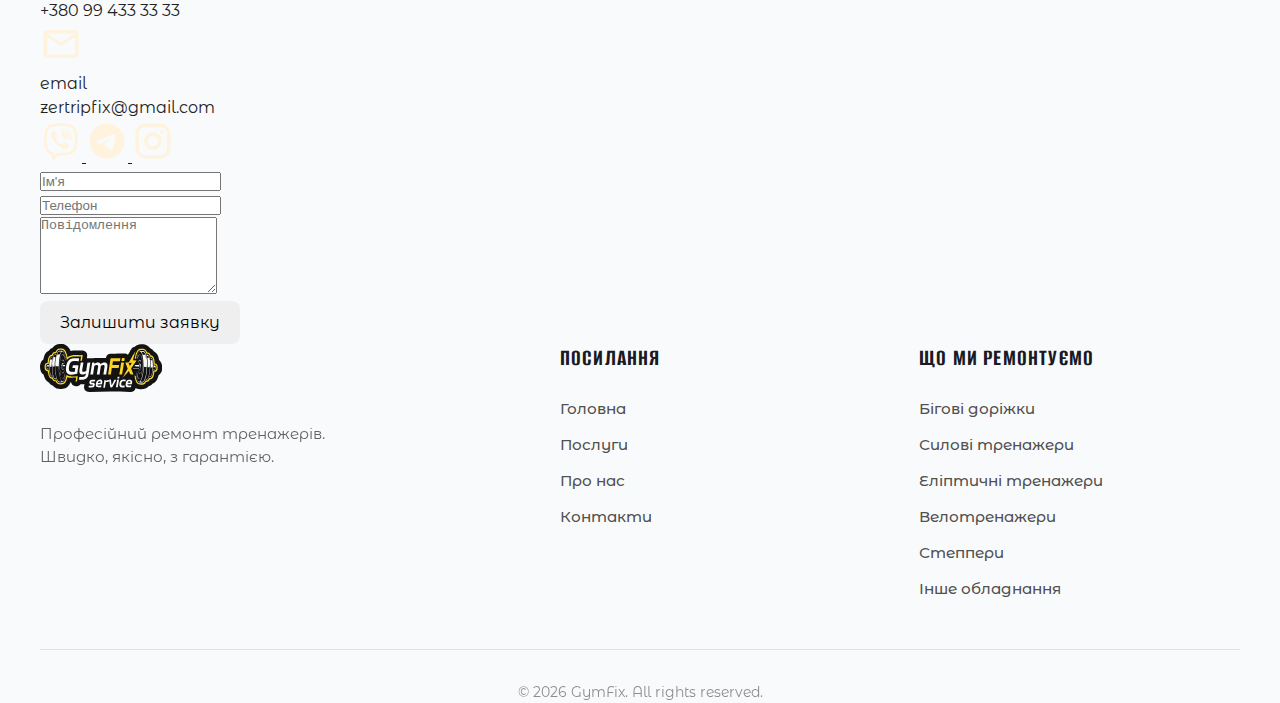
<file: pages/trainers/station.html>
<!DOCTYPE html>
<html lang="en">

<head>
    <meta charset="UTF-8" />
    <meta name="viewport" content="width=device-width, initial-scale=1.0" />
    <title>Gymfix</title>
    <link rel="stylesheet" href="../../scss/styles.css" />
    <script type="text/javascript" src="../../app.js" defer></script>
</head>

<body>
    <nav>
        <div class="nav-container">
            <input type="checkbox" id="sidebar-active" />

            <div class="logo">
                <a href="../../index.html" class="logo-link">
                    <img src="../../images/logo.svg" alt="Gymfix" />
                </a>
            </div>
            <label for="sidebar-active" id="overlay"></label>
            <label for="sidebar-active" class="open-sidebar-button">
                <img src="../../images/icons/menu.svg" alt="Menu" width="32" height="32">
            </label>

            <div class="links-container">
                <label for="sidebar-active" class="close-sidebar-button">
                    <img src="../../images/icons/close.svg" alt="Close" width="32" height="32">
                </label>

                <a href="../../pages/services/" class="nav-link">Послуги</a>
                <a href="../../pages/about/" class="nav-link">Про нас</a>
                <a href="../../pages/contact/" class="nav-link">Контакти</a>
                <a href="#" class="btn secondary" id="nav-btn">Викликати майстра</a>
            </div>
        </div>
    </nav>

    <main class="main">
        <!-- Hero -->
        <div class="trainer-hero-wrapper">
            <div class="trainer-hero-wrapper__back-button">
                <button class="btn back" onclick="history.back()"> <img src="../../images/icons/back.svg" alt="Back"
                        width="12" height="24">
                    Назад</button>
            </div>

            <section class="trainer-hero">
                <div class="trainer-hero__image">
                    <img src="../../images/trainers/station.svg" alt="Product preview" />
                </div>

                <div class="trainer-hero__content">

                    <h1>Ремонт та обслуговування силових та блочних тренажерів</h1>
                    <p>
                        Працюємо з домашніми та професійними силовими та блочними тренажерами. Усунення несправностей,
                        профілактика та відновлення ресурсу тренажера
                    </p>

                    <div class="trainer-hero__actions">
                        <button class="btn primary">Отримати консультацію</button>
                    </div>
                </div>
            </section>
        </div>


        <!-- Repair and Maintance cards -->
        <section class="repair-maintance-grid">
            <div class="repair-maintance-card">
                <div class="repair-maintance-card__header">
                    <h2>Ремонт</h2>
                    <img src="../../images/trainer_page_icons/wrench.svg" alt="repair">
                </div>
                <div class="divider"></div>
                <ul class="repair-maintance-card__content">
                    <li>Заміна тросів, роликів та напрямних</li>
                    <li>Ремонт або заміна вантажних стеків</li>
                    <li>Відновлення механізмів регулювання навантаження</li>
                    <li>Ремонт та заміна підшипників і втулок</li>
                    <li>Відновлення зварних з’єднань та рам</li>
                    <li>Заміна рукояток, сидінь та регулювальних елементів</li>
                    <li>Усунення перекосів і заклинювання рухомих частин</li>
                </ul>
            </div>
            <div class="repair-maintance-card green">
                <div class="repair-maintance-card__header">
                    <h2>Обслуговування</h2>
                    <img src="../../images/trainer_page_icons/oil.svg" alt="repair">
                </div>
                <div class="divider"></div>
                <ul class="repair-maintance-card__content">
                    <li>Змащення рухомих вузлів</li>
                    <li>Перевірка та регулювання тросових систем</li>
                    <li>Обтяжка болтів несучої конструкції</li>
                    <li>Очищення напрямних і роликів</li>
                    <li>Діагностика зносу механічних елементів</li>
                    <li>Усунення сторонніх скрипів та люфтів</li>
                    <li>Перевірка безпеки та стабільності конструкції</li>
                </ul>
            </div>
        </section>

        <!-- Information card -->
        <section class="information-card">
            <img src="../../images/icons/warning.svg" alt="">
            <p>Ремонт виконується після детальної діагностики. Ми пропонуємо лише доцільні рішення та погоджуємо всі
                роботи до початку виконання.</p>
        </section>

        <!-- Contact us -->
        <div class="section-wrapper">
            <section class="heading-subheading">
                <h2 class="label yellow">Зв`язатись з нами</h2>
            </section>

            <section class="contact">
                <!-- Left Side: Contact Info -->
                <div class="contact__info">
                    <h3 class="contact__title">Контакти</h3>

                    <div class="contact__item">
                        <div class="contact__icon">
                            <img src="../../images/contact_icons/location.svg" alt="">
                        </div>
                        <div class="contact__details">
                            <div class="contact__label">місто</div>
                            <div class="contact__value">Кривий Ріг</div>
                        </div>
                    </div>

                    <div class="contact__item">
                        <div class="contact__icon">
                            <img src="../../images/contact_icons/phone.svg" alt="">
                        </div>
                        <div class="contact__details">
                            <div class="contact__label">телефон</div>
                            <div class="contact__value">+380 99 433 33 33</div>
                        </div>
                    </div>

                    <div class="contact__item">
                        <div class="contact__icon">
                            <img src="../../images/contact_icons/email.svg" alt="">
                        </div>
                        <div class="contact__details">
                            <div class="contact__label">email</div>
                            <div class="contact__value">zertripfix@gmail.com</div>
                        </div>
                    </div>

                    <div class="contact__socials">
                        <a href="#" class="contact__social-link" aria-label="Viber">
                            <img src="../../images/contact_icons/viber.svg" alt="">
                        </a>
                        <a href="#" class="contact__social-link" aria-label="Telegram">
                            <img src="../../images/contact_icons/telegram.svg" alt="">
                        </a>
                        <a href="#" class="contact__social-link" aria-label="Instagram">
                            <img src="../../images/contact_icons/instagram.svg" alt="">
                        </a>
                    </div>
                </div>

                <!-- Right Side: Form -->
                <form class="contact__form">
                    <div class="contact__form-group">
                        <input type="text" id="name" name="name" class="contact__input" placeholder="Ім'я" required>
                    </div>

                    <div class="contact__form-group">
                        <input type="tel" id="phone" name="phone" class="contact__input" placeholder="Телефон" required>
                    </div>

                    <div class="contact__form-group" id="message-form">
                        <textarea id="message" name="message" class="contact__textarea" placeholder="Повідомлення"
                            rows="5"></textarea>
                    </div>

                    <button type="submit" class="btn submit">Залишити заявку</button>
                </form>
            </section>
        </div>

    </main>

    <footer>
        <div class="footer__container">
            <div class="footer__grid">
                <!-- Branding -->
                <div class="footer__column branding">
                    <div class="footer__logo">
                        <img src="../../images/logo.svg" alt="Gymfix" />
                    </div>
                    <p class="footer__desc">
                        Професійний ремонт тренажерів. Швидко, якісно, з гарантією.
                    </p>
                </div>

                <!-- Links -->
                <div class="footer__column">
                    <h3 class="footer__heading">Посилання</h3>
                    <ul class="footer__links">
                        <li><a href="../../index.html">Головна</a></li>
                        <li><a href="../../pages/services/">Послуги</a></li>
                        <li><a href="../../pages/about/">Про нас</a></li>
                        <li><a href="../../pages/contact/">Контакти</a></li>
                    </ul>
                </div>

                <!-- Services -->
                <div class="footer__column">
                    <h3 class="footer__heading">Що ми ремонтуємо</h3>
                    <ul class="footer__links">
                        <li><a href="../../pages/trainers/treadmill.html">Бігові доріжки</a></li>
                        <li><a href="../../pages/trainers/station.html">Силові тренажери</a></li>
                        <li><a href="../../pages/trainers/elliptical.html">Еліптичні тренажери</a></li>
                        <li><a href="../../pages/trainers/bicycle.html">Велотренажери</a></li>
                        <li><a href="../../pages/trainers/stepper.html">Степпери</a></li>
                        <li><a href="../../pages/trainers/other.html">Інше обладнання</a></li>
                    </ul>
                </div>
            </div>

            <div class="footer__bottom">
                <p>© 2026 GymFix. All rights reserved.</p>
            </div>
        </div>
    </footer>
</body>

</html>
</file>
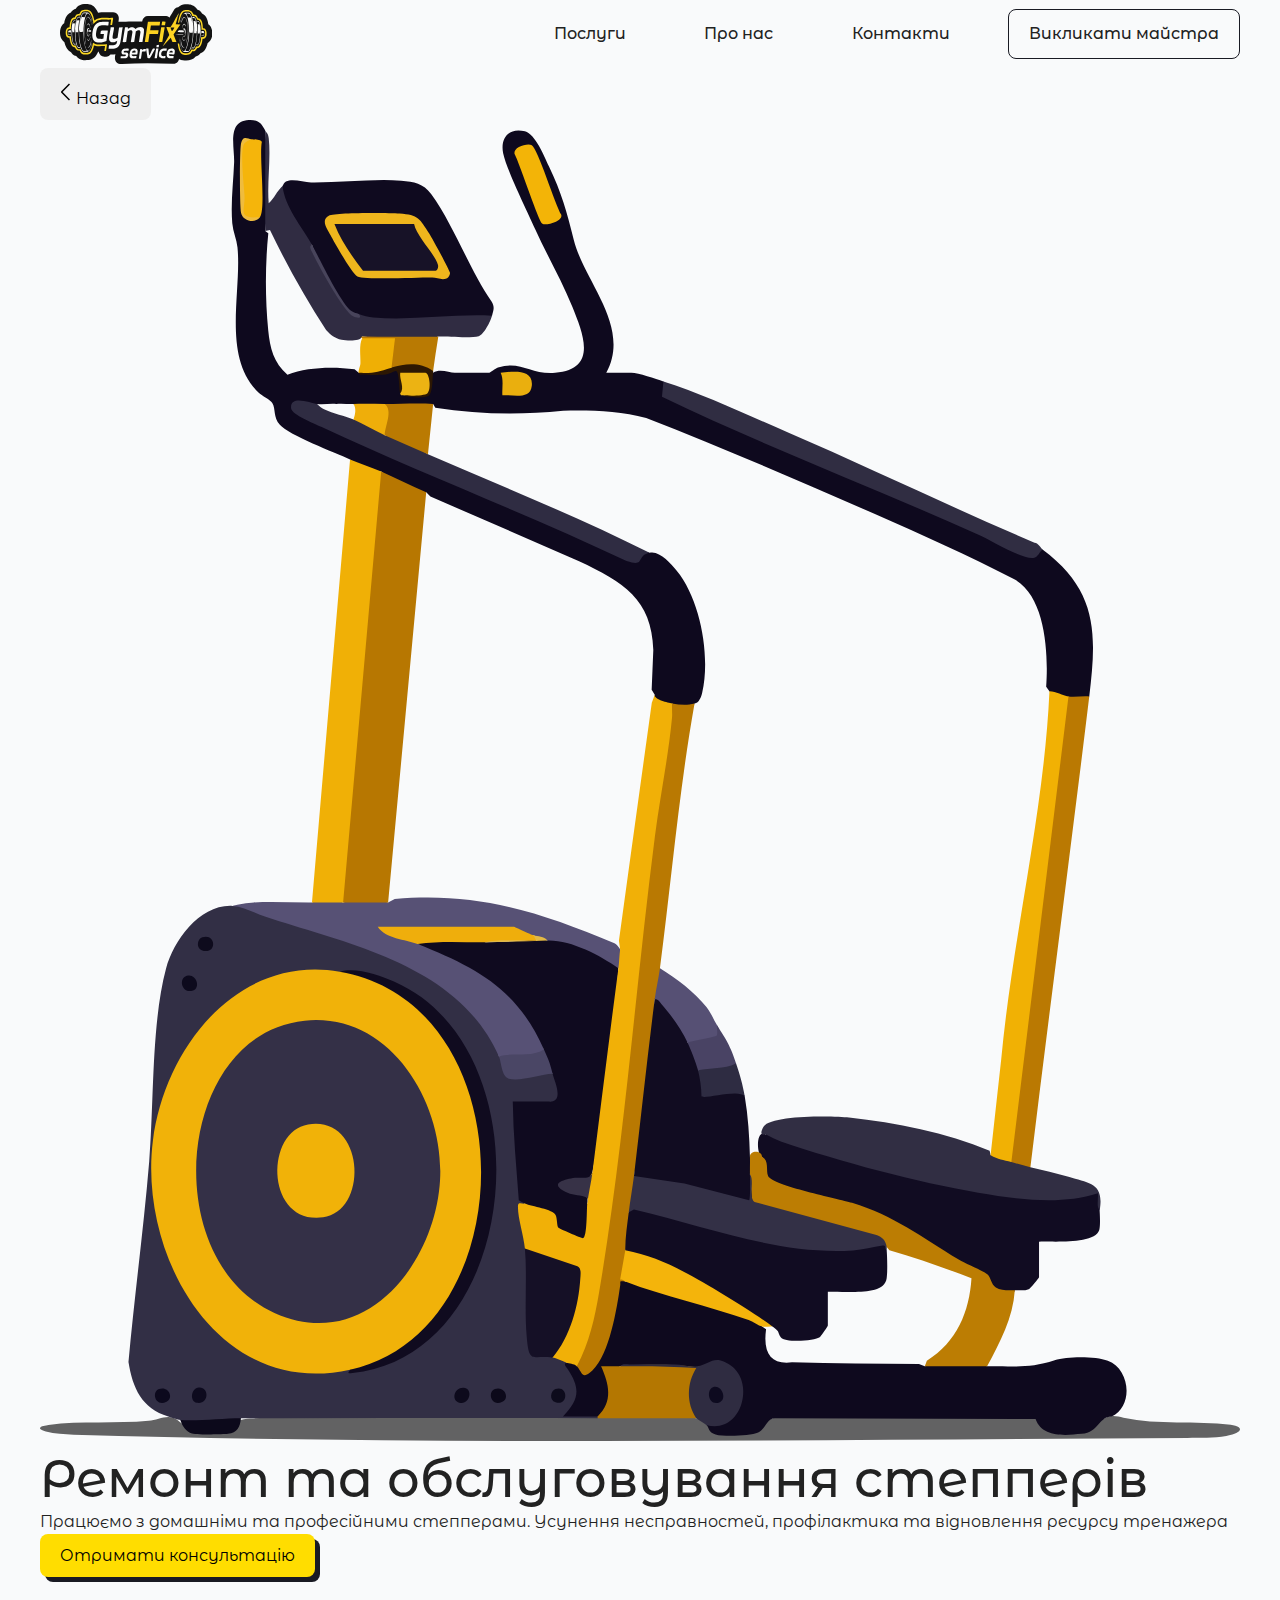
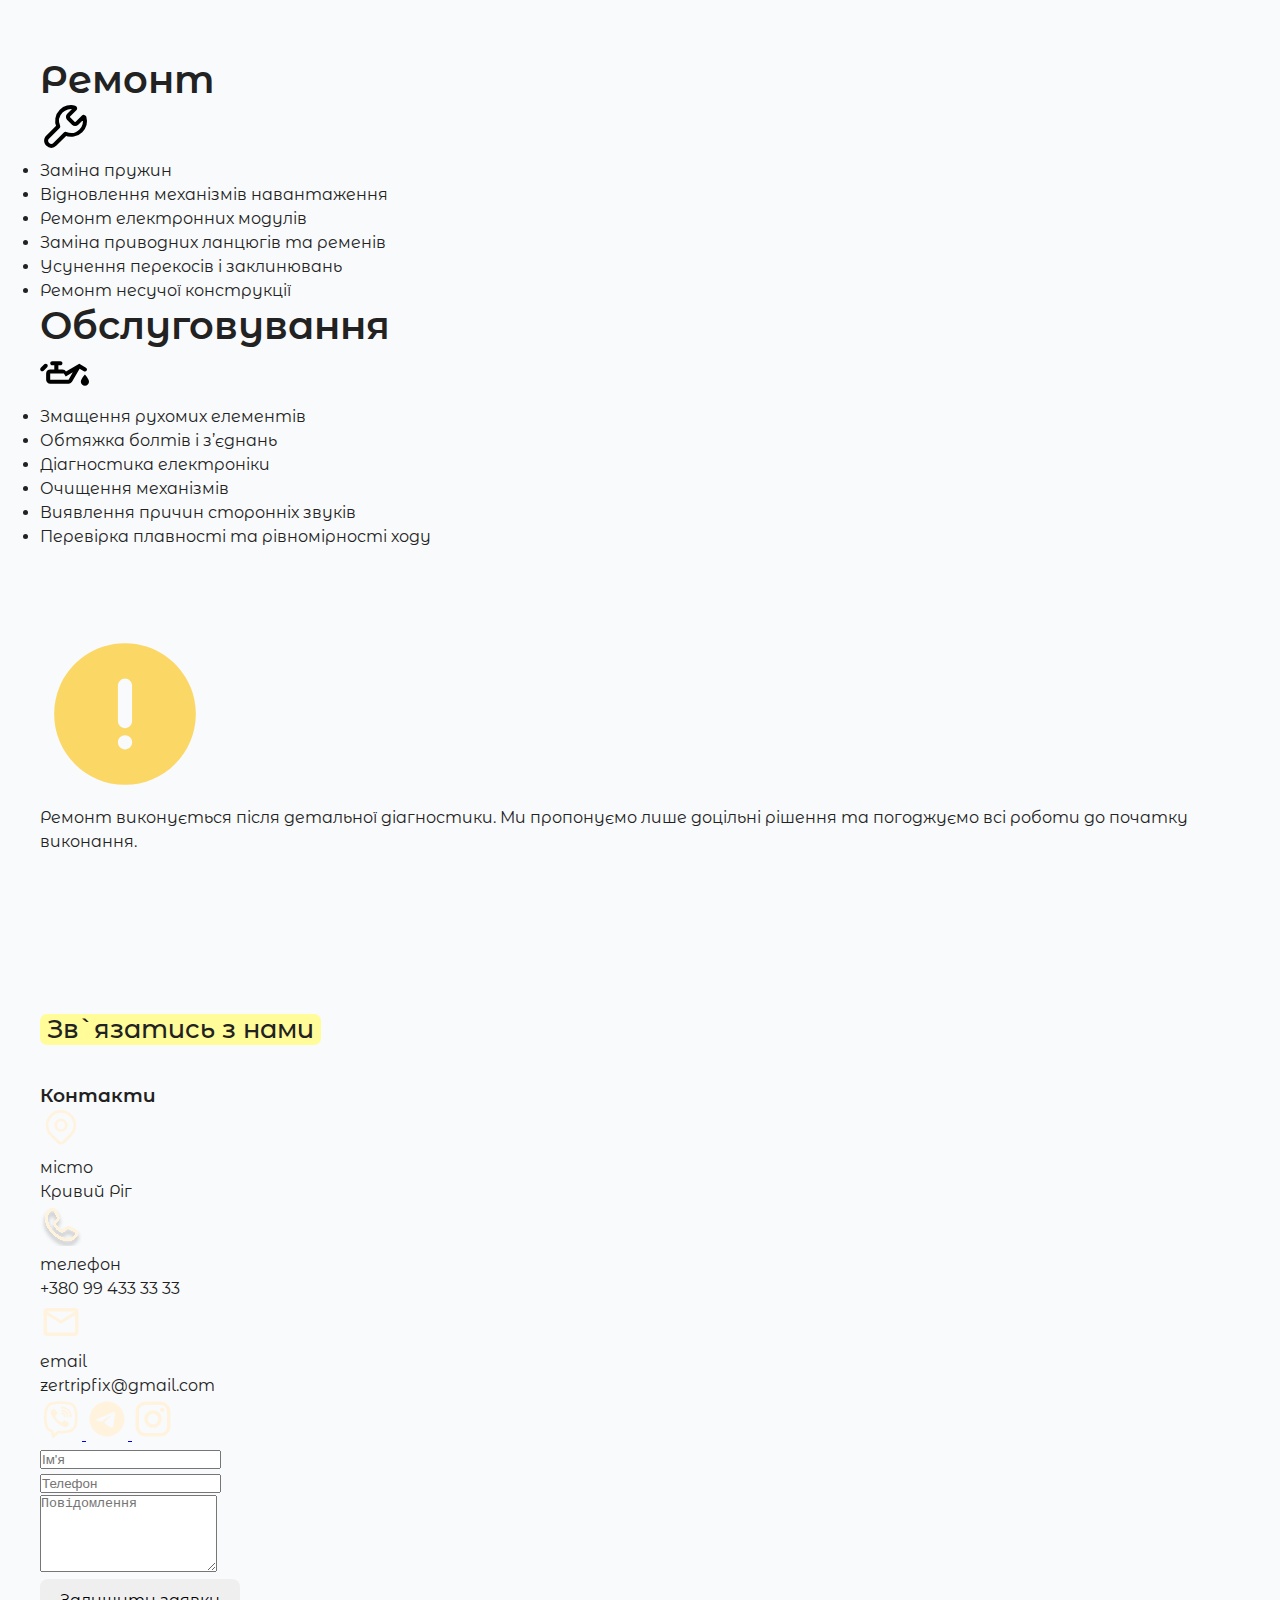
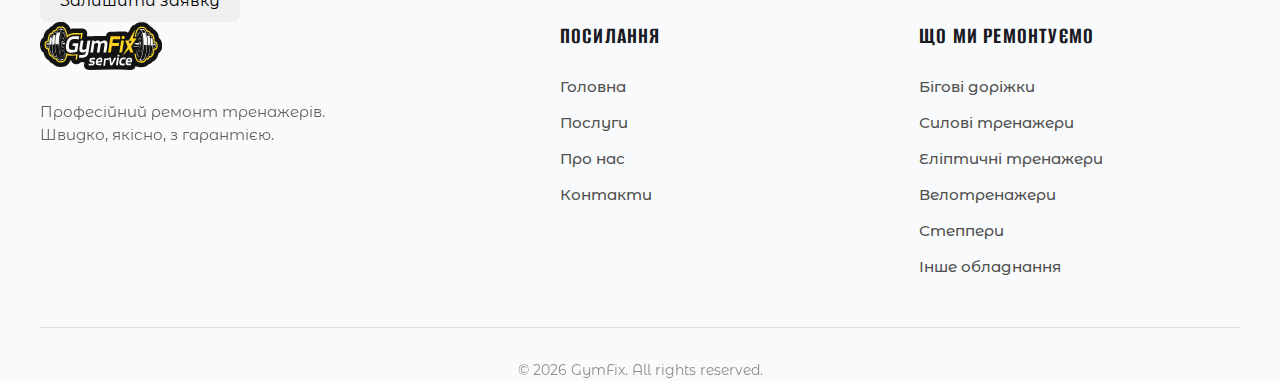
<file: pages/trainers/stepper.html>
<!DOCTYPE html>
<html lang="en">

<head>
    <meta charset="UTF-8" />
    <meta name="viewport" content="width=device-width, initial-scale=1.0" />
    <title>Gymfix</title>
    <link rel="stylesheet" href="../../scss/styles.css" />
    <script type="text/javascript" src="../../app.js" defer></script>
</head>

<body>
    <nav>
        <div class="nav-container">
            <input type="checkbox" id="sidebar-active" />

            <div class="logo">
                <a href="../../index.html" class="logo-link">
                    <img src="../../images/logo.svg" alt="Gymfix" />
                </a>
            </div>
            <label for="sidebar-active" id="overlay"></label>
            <label for="sidebar-active" class="open-sidebar-button">
                <img src="../../images/icons/menu.svg" alt="Menu" width="32" height="32">
            </label>

            <div class="links-container">
                <label for="sidebar-active" class="close-sidebar-button">
                    <img src="../../images/icons/close.svg" alt="Close" width="32" height="32">
                </label>

                <a href="../../pages/services/" class="nav-link">Послуги</a>
                <a href="../../pages/about/" class="nav-link">Про нас</a>
                <a href="../../pages/contact/" class="nav-link">Контакти</a>
                <a href="#" class="btn secondary" id="nav-btn">Викликати майстра</a>
            </div>
        </div>
    </nav>

    <main class="main">
        <!-- Hero -->
        <div class="trainer-hero-wrapper">
            <div class="trainer-hero-wrapper__back-button">
                <button class="btn back" onclick="history.back()"> <img src="../../images/icons/back.svg" alt="Back"
                        width="12" height="24">
                    Назад</button>
            </div>

            <section class="trainer-hero">
                <div class="trainer-hero__image">
                    <img src="../../images/trainers/stepper.svg" alt="Product preview" />
                </div>

                <div class="trainer-hero__content">

                    <h1>Ремонт та обслуговування степперів</h1>
                    <p>
                        Працюємо з домашніми та професійними степперами. Усунення несправностей, профілактика та
                        відновлення ресурсу тренажера
                    </p>

                    <div class="trainer-hero__actions">
                        <button class="btn primary">Отримати консультацію</button>
                    </div>
                </div>
            </section>
        </div>


        <!-- Repair and Maintance cards -->
        <section class="repair-maintance-grid">
            <div class="repair-maintance-card">
                <div class="repair-maintance-card__header">
                    <h2>Ремонт</h2>
                    <img src="../../images/trainer_page_icons/wrench.svg" alt="repair">
                </div>
                <div class="divider"></div>
                <ul class="repair-maintance-card__content">
                    <li>Заміна пружин</li>
                    <li>Відновлення механізмів навантаження</li>
                    <li>Ремонт електронних модулів</li>
                    <li>Заміна приводних ланцюгів та ременів</li>
                    <li>Усунення перекосів і заклинювань</li>
                    <li>Ремонт несучої конструкції</li>
                </ul>
            </div>
            <div class="repair-maintance-card green">
                <div class="repair-maintance-card__header">
                    <h2>Обслуговування</h2>
                    <img src="../../images/trainer_page_icons/oil.svg" alt="repair">
                </div>
                <div class="divider"></div>
                <ul class="repair-maintance-card__content">
                    <li>Змащення рухомих елементів</li>
                    <li>Обтяжка болтів і з’єднань</li>
                    <li>Діагностика електроніки</li>
                    <li>Очищення механізмів</li>
                    <li>Виявлення причин сторонніх звуків</li>
                    <li>Перевірка плавності та рівномірності ходу</li>
                </ul>
            </div>
        </section>

        <!-- Information card -->
        <section class="information-card">
            <img src="../../images/icons/warning.svg" alt="">
            <p>Ремонт виконується після детальної діагностики. Ми пропонуємо лише доцільні рішення та погоджуємо всі
                роботи до початку виконання.</p>
        </section>

        <!-- Contact us -->
        <div class="section-wrapper">
            <section class="heading-subheading">
                <h2 class="label yellow">Зв`язатись з нами</h2>
            </section>

            <section class="contact">
                <!-- Left Side: Contact Info -->
                <div class="contact__info">
                    <h3 class="contact__title">Контакти</h3>

                    <div class="contact__item">
                        <div class="contact__icon">
                            <img src="../../images/contact_icons/location.svg" alt="">
                        </div>
                        <div class="contact__details">
                            <div class="contact__label">місто</div>
                            <div class="contact__value">Кривий Ріг</div>
                        </div>
                    </div>

                    <div class="contact__item">
                        <div class="contact__icon">
                            <img src="../../images/contact_icons/phone.svg" alt="">
                        </div>
                        <div class="contact__details">
                            <div class="contact__label">телефон</div>
                            <div class="contact__value">+380 99 433 33 33</div>
                        </div>
                    </div>

                    <div class="contact__item">
                        <div class="contact__icon">
                            <img src="../../images/contact_icons/email.svg" alt="">
                        </div>
                        <div class="contact__details">
                            <div class="contact__label">email</div>
                            <div class="contact__value">zertripfix@gmail.com</div>
                        </div>
                    </div>

                    <div class="contact__socials">
                        <a href="#" class="contact__social-link" aria-label="Viber">
                            <img src="../../images/contact_icons/viber.svg" alt="">
                        </a>
                        <a href="#" class="contact__social-link" aria-label="Telegram">
                            <img src="../../images/contact_icons/telegram.svg" alt="">
                        </a>
                        <a href="#" class="contact__social-link" aria-label="Instagram">
                            <img src="../../images/contact_icons/instagram.svg" alt="">
                        </a>
                    </div>
                </div>

                <!-- Right Side: Form -->
                <form class="contact__form">
                    <div class="contact__form-group">
                        <input type="text" id="name" name="name" class="contact__input" placeholder="Ім'я" required>
                    </div>

                    <div class="contact__form-group">
                        <input type="tel" id="phone" name="phone" class="contact__input" placeholder="Телефон" required>
                    </div>

                    <div class="contact__form-group" id="message-form">
                        <textarea id="message" name="message" class="contact__textarea" placeholder="Повідомлення"
                            rows="5"></textarea>
                    </div>

                    <button type="submit" class="btn submit">Залишити заявку</button>
                </form>
            </section>
        </div>

    </main>

    <footer>
        <div class="footer__container">
            <div class="footer__grid">
                <!-- Branding -->
                <div class="footer__column branding">
                    <div class="footer__logo">
                        <img src="../../images/logo.svg" alt="Gymfix" />
                    </div>
                    <p class="footer__desc">
                        Професійний ремонт тренажерів. Швидко, якісно, з гарантією.
                    </p>
                </div>

                <!-- Links -->
                <div class="footer__column">
                    <h3 class="footer__heading">Посилання</h3>
                    <ul class="footer__links">
                        <li><a href="../../index.html">Головна</a></li>
                        <li><a href="../../pages/services/">Послуги</a></li>
                        <li><a href="../../pages/about/">Про нас</a></li>
                        <li><a href="../../pages/contact/">Контакти</a></li>
                    </ul>
                </div>

                <!-- Services -->
                <div class="footer__column">
                    <h3 class="footer__heading">Що ми ремонтуємо</h3>
                    <ul class="footer__links">
                        <li><a href="../../pages/trainers/treadmill.html">Бігові доріжки</a></li>
                        <li><a href="../../pages/trainers/station.html">Силові тренажери</a></li>
                        <li><a href="../../pages/trainers/elliptical.html">Еліптичні тренажери</a></li>
                        <li><a href="../../pages/trainers/bicycle.html">Велотренажери</a></li>
                        <li><a href="../../pages/trainers/stepper.html">Степпери</a></li>
                        <li><a href="../../pages/trainers/other.html">Інше обладнання</a></li>
                    </ul>
                </div>
            </div>

            <div class="footer__bottom">
                <p>© 2026 GymFix. All rights reserved.</p>
            </div>
        </div>
    </footer>
</body>

</html>
</file>
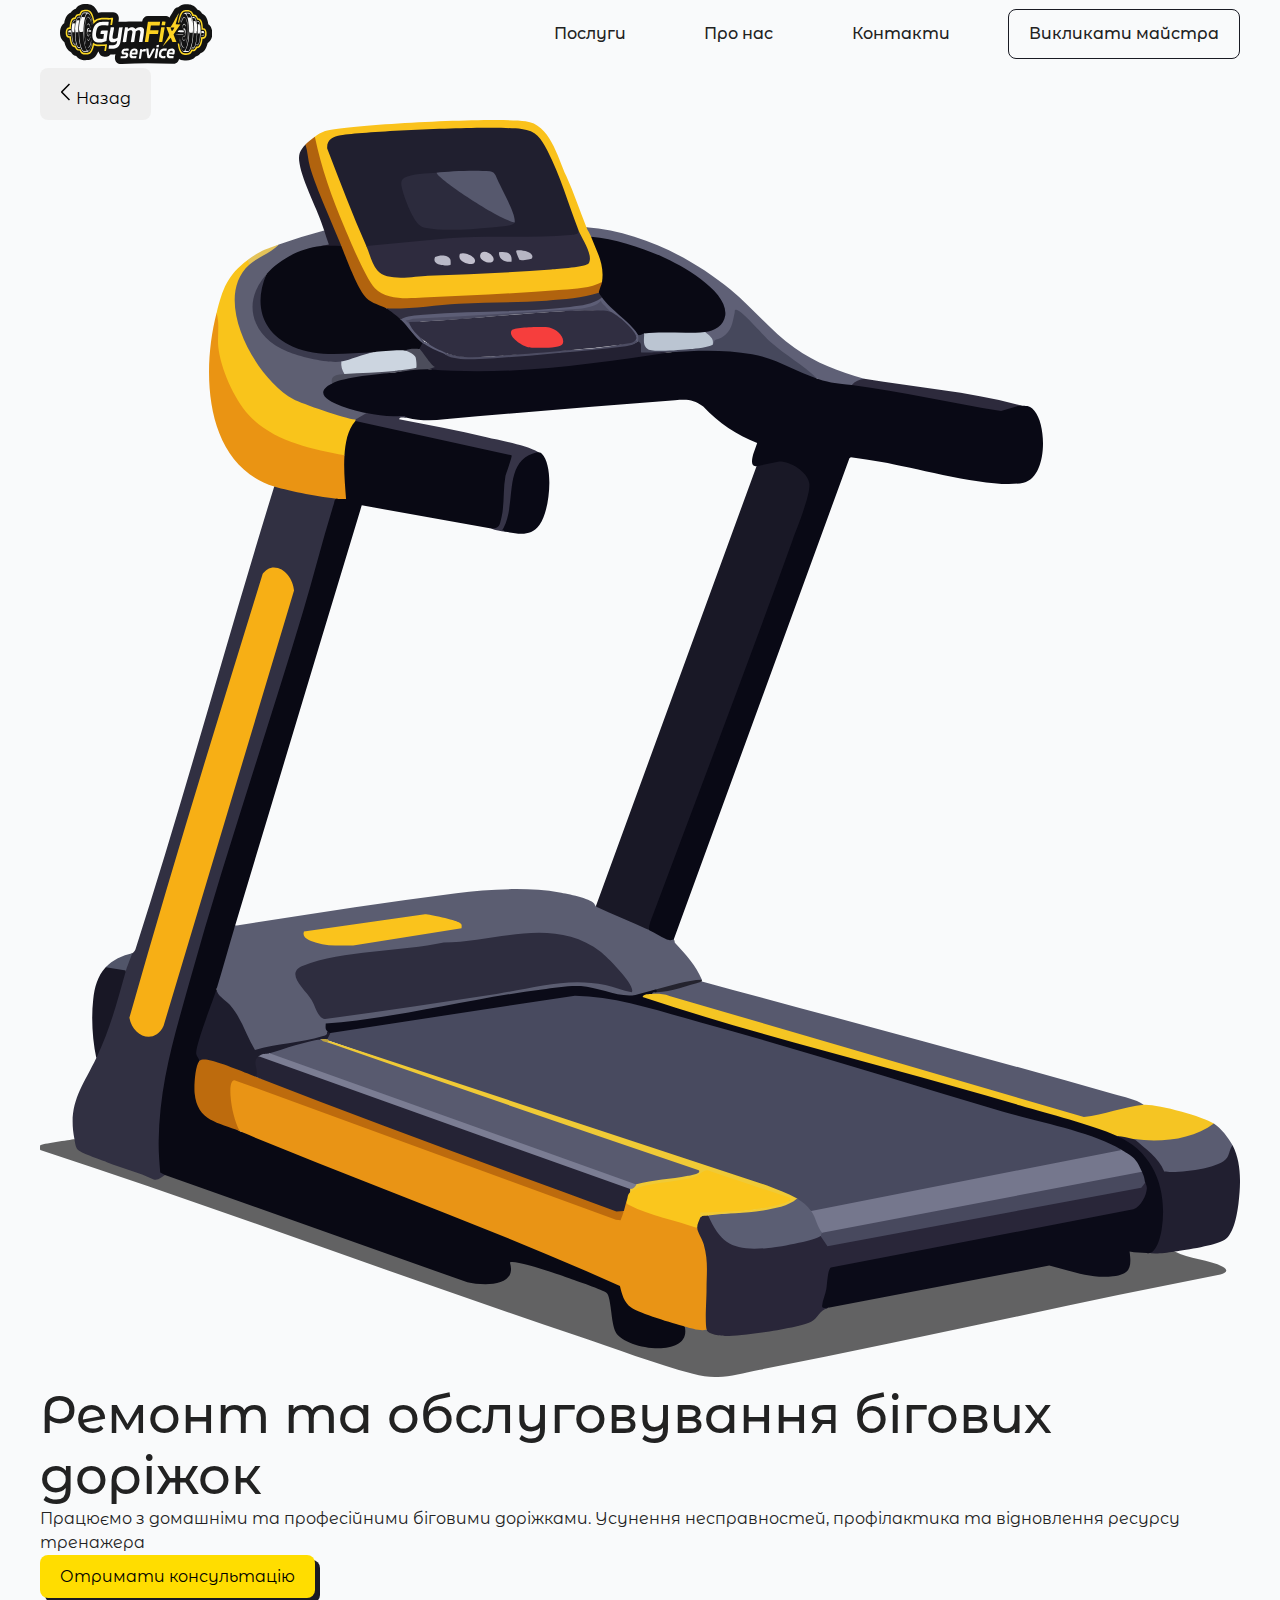
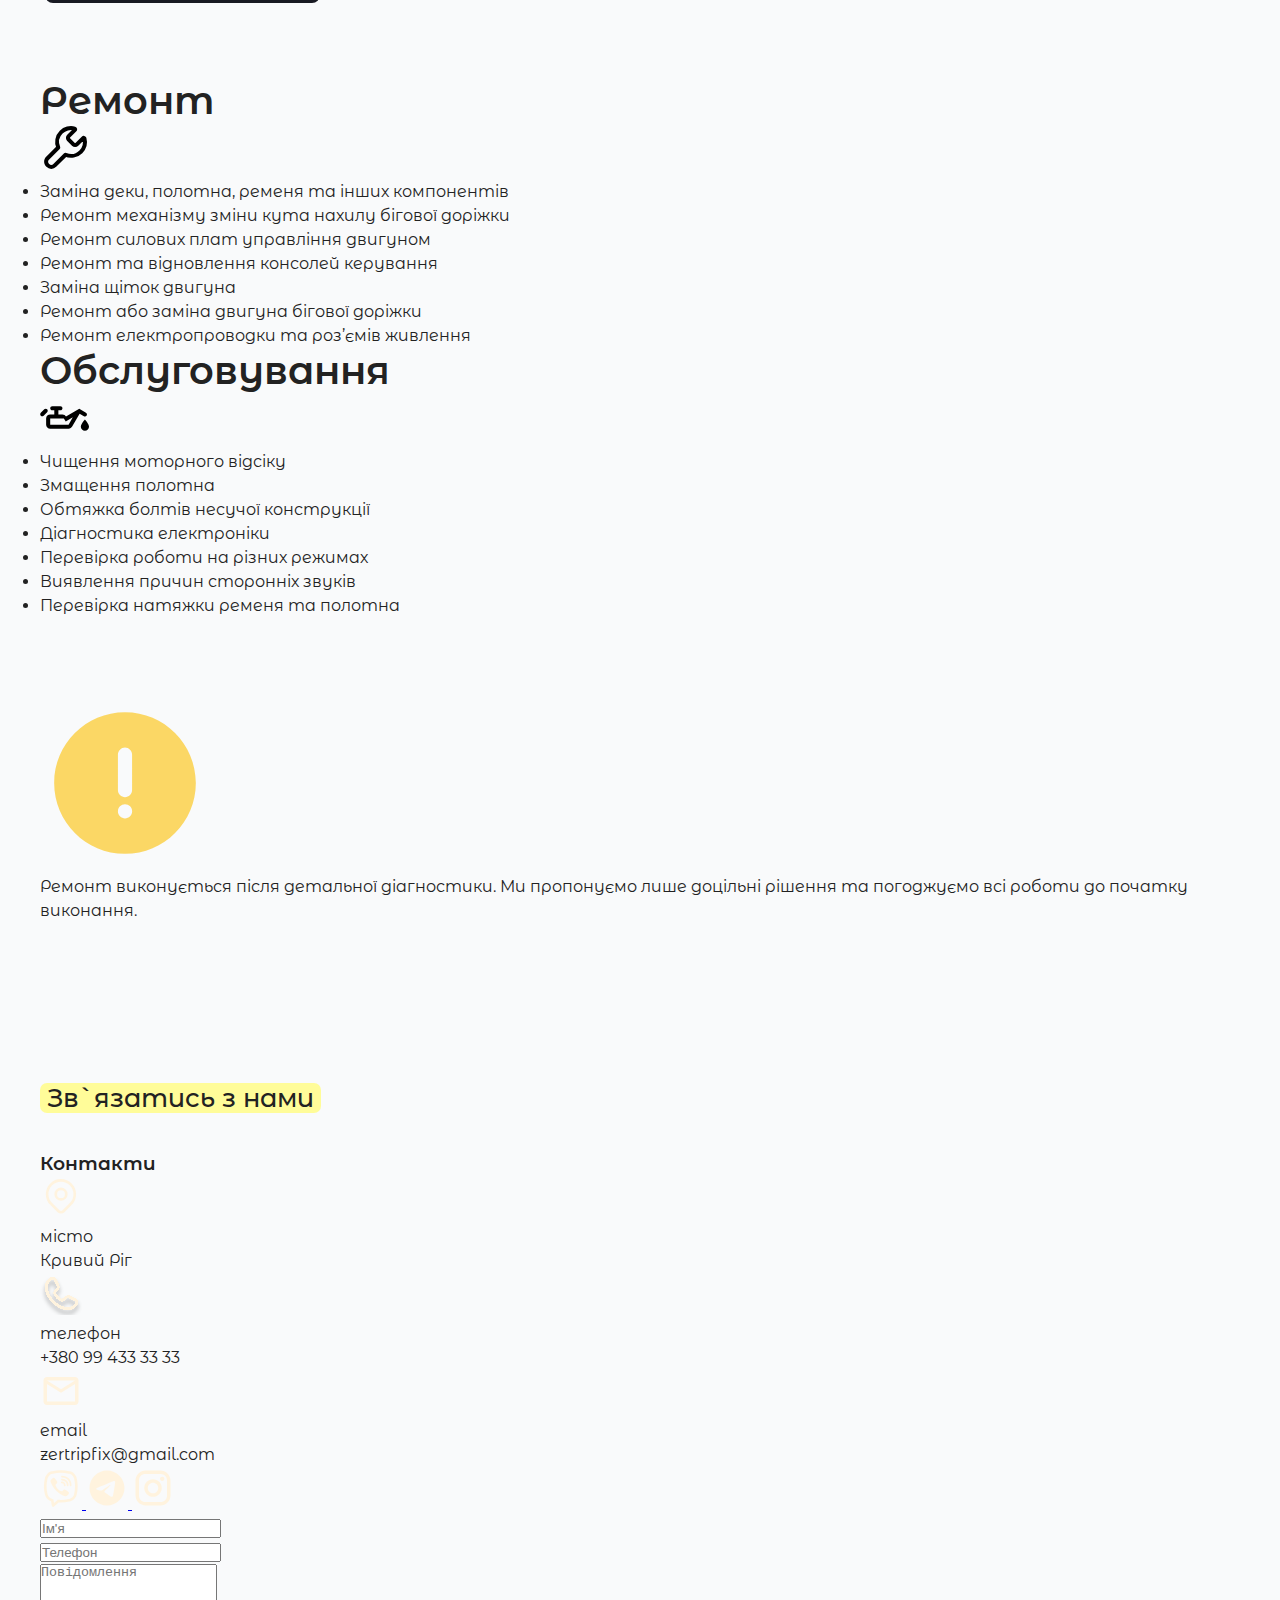
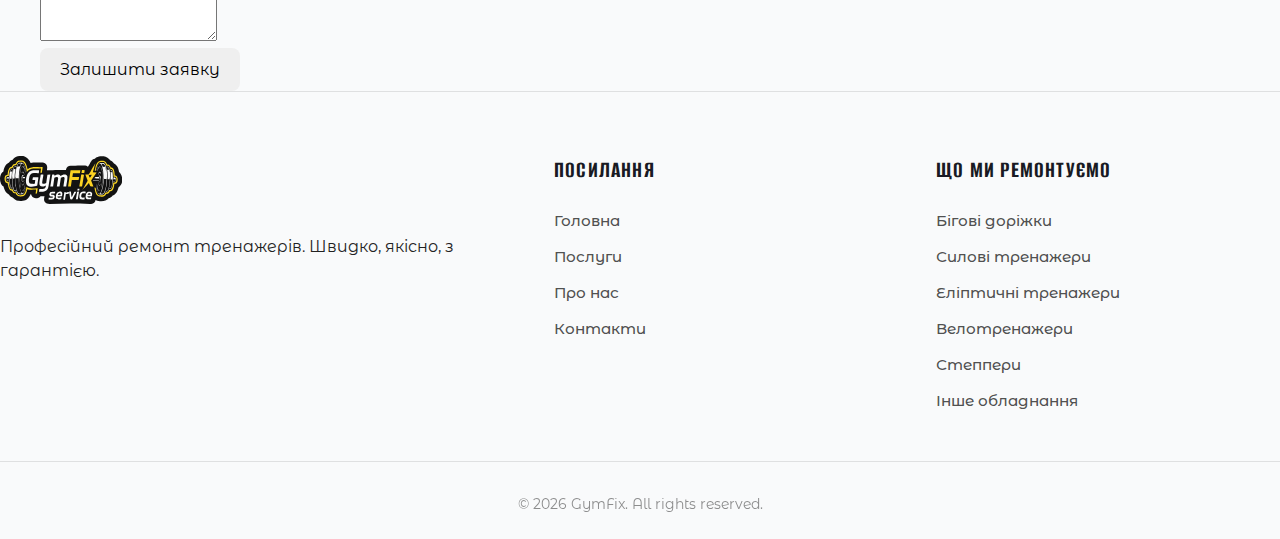
<file: pages/trainers/treadmill.html>
<!DOCTYPE html>
<html lang="en">

<head>
    <meta charset="UTF-8" />
    <meta name="viewport" content="width=device-width, initial-scale=1.0" />
    <title>Gymfix</title>
    <link rel="stylesheet" href="/scss/styles.css" />
    <script type="text/javascript" src="/app.js" defer></script>
</head>

<body>
    <nav>
        <div class="nav-container">
            <input type="checkbox" id="sidebar-active" />

            <div class="logo">
                <a href="/index.html" class="logo-link">
                    <img src="/images/logo.svg" alt="Gymfix" />
                </a>
            </div>
            <label for="sidebar-active" id="overlay"></label>
            <label for="sidebar-active" class="open-sidebar-button">
                <img src="/images/icons/menu.svg" alt="Menu" width="32" height="32">
            </label>

            <div class="links-container">
                <label for="sidebar-active" class="close-sidebar-button">
                    <img src="/images/icons/close.svg" alt="Close" width="32" height="32">
                </label>

                <a href="/pages/services/" class="nav-link">Послуги</a>
                <a href="/pages/about/" class="nav-link">Про нас</a>
                <a href="/pages/contact/" class="nav-link">Контакти</a>
                <a href="#" class="btn secondary" id="nav-btn">Викликати майстра</a>
            </div>
        </div>
    </nav>

    <main class="main">
        <!-- Hero -->
        <div class="trainer-hero-wrapper">
            <div class="trainer-hero-wrapper__back-button">
                <button class="btn back" onclick="history.back()"> <img src="/images/icons/back.svg" alt="Back"
                        width="12" height="24">
                    Назад</button>
            </div>

            <section class="trainer-hero">
                <div class="trainer-hero__image">
                    <img src="/images/trainers/treadmill.svg" alt="Product preview" />
                </div>

                <div class="trainer-hero__content">

                    <h1>Ремонт та обслуговування бігових доріжок</h1>
                    <p>
                        Працюємо з домашніми та професійними біговими доріжками. Усунення несправностей, профілактика та
                        відновлення ресурсу тренажера
                    </p>

                    <div class="trainer-hero__actions">
                        <button class="btn primary">Отримати консультацію</button>
                    </div>
                </div>
            </section>
        </div>


        <!-- Repair and Maintance cards -->
        <section class="repair-maintance-grid">
            <div class="repair-maintance-card">
                <div class="repair-maintance-card__header">
                    <h2>Ремонт</h2>
                    <img src="/images/trainer_page_icons/wrench.svg" alt="repair">
                </div>
                <div class="divider"></div>
                <ul class="repair-maintance-card__content">
                    <li>Заміна деки, полотна, ременя та інших компонентів</li>
                    <li>Ремонт механізму зміни кута нахилу бігової доріжки</li>
                    <li>Ремонт силових плат управління двигуном</li>
                    <li>Ремонт та відновлення консолей керування</li>
                    <li>Заміна щіток двигуна</li>
                    <li>Ремонт або заміна двигуна бігової доріжки</li>
                    <li>Ремонт електропроводки та роз’ємів живлення</li>
                </ul>
            </div>
            <div class="repair-maintance-card green">
                <div class="repair-maintance-card__header">
                    <h2>Обслуговування</h2>
                    <img src="/images/trainer_page_icons/oil.svg" alt="repair">
                </div>
                <div class="divider"></div>
                <ul class="repair-maintance-card__content">
                    <li>Чищення моторного відсіку</li>
                    <li>Змащення полотна</li>
                    <li>Обтяжка болтів несучої конструкції</li>
                    <li>Діагностика електроніки</li>
                    <li>Перевірка роботи на різних режимах</li>
                    <li>Виявлення причин сторонніх звуків</li>
                    <li>Перевірка натяжки ременя та полотна</li>
                </ul>
            </div>
        </section>

        <!-- Information card -->
        <section class="information-card">
            <img src="/images/icons/warning.svg" alt="">
            <p>Ремонт виконується після детальної діагностики. Ми пропонуємо лише доцільні рішення та погоджуємо всі
                роботи до початку виконання.</p>
        </section>

        <!-- Contact us -->
        <div class="section-wrapper">
            <section class="heading-subheading">
                <h2 class="label yellow">Зв`язатись з нами</h2>
            </section>

            <!-- Block -->
            <section class="contact">

                <!-- Left Side: Contact Info -->
                <div class="contact__info">
                    <h3 class="contact__title">Контакти</h3>

                    <div class="contact__item">
                        <div class="contact__icon">
                            <img src="/images/contact_icons/location.svg" alt="">
                        </div>
                        <div class="contact__details">
                            <div class="contact__label">місто</div>
                            <div class="contact__value">Кривий Ріг</div>
                        </div>
                    </div>

                    <div class="contact__item">
                        <div class="contact__icon">
                            <img src="/images/contact_icons/phone.svg" alt="">
                        </div>
                        <div class="contact__details">
                            <div class="contact__label">телефон</div>
                            <div class="contact__value">+380 99 433 33 33</div>
                        </div>
                    </div>

                    <div class="contact__item">
                        <div class="contact__icon">
                            <img src="/images/contact_icons/email.svg" alt="">
                        </div>
                        <div class="contact__details">
                            <div class="contact__label">email</div>
                            <div class="contact__value">zertripfix@gmail.com</div>
                        </div>
                    </div>

                    <div class="contact__socials">
                        <a href="#" class="contact__social-link" aria-label="Viber">
                            <img src="/images/contact_icons/viber.svg" alt="">
                        </a>
                        <a href="#" class="contact__social-link" aria-label="Telegram">
                            <img src="/images/contact_icons/telegram.svg" alt="">
                        </a>
                        <a href="#" class="contact__social-link" aria-label="Instagram">
                            <img src="/images/contact_icons/instagram.svg" alt="">
                        </a>
                    </div>
                </div>

                <!-- Right Side: Form -->
                <form class="contact__form">
                    <div class="contact__form-group">
                        <input type="text" id="name" name="name" class="contact__input" placeholder="Ім'я" required>
                    </div>

                    <div class="contact__form-group">
                        <input type="tel" id="phone" name="phone" class="contact__input" placeholder="Телефон" required>
                    </div>

                    <div class="contact__form-group" id="message-form">
                        <textarea id="message" name="message" class="contact__textarea" placeholder="Повідомлення"
                            rows="5"></textarea>
                    </div>

                    <button type="submit" class="btn submit">Залишити заявку</button>
                </form>
            </section>
        </div>

    </main>

    <footer class="footer">
        <div class="footer__grid">

            <!-- Branding -->
            <div class="footer__column branding">
                <div class="footer__logo">
                    <img src="/images/logo.svg" alt="Gymfix" />
                </div>
                <p class="footer__description">
                    Професійний ремонт тренажерів. Швидко, якісно, з гарантією.
                </p>
            </div>

            <!-- Links -->
            <div class="footer__column">
                <h3 class="footer__heading">Посилання</h3>
                <ul class="footer__links">
                    <li><a href="index.html">Головна</a></li>
                    <li><a href="pages/services/index.html">Послуги</a></li>
                    <li><a href="pages/about/index.html">Про нас</a></li>
                    <li><a href="pages/contact/index.html">Контакти</a></li>
                </ul>
            </div>

            <!-- Services -->
            <div class="footer__column">
                <h3 class="footer__heading">Що ми ремонтуємо</h3>
                <ul class="footer__links">
                    <li><a href="#treadmills">Бігові доріжки</a></li>
                    <li><a href="#station">Силові тренажери</a></li>
                    <li><a href="#elliptical">Еліптичні тренажери</a></li>
                    <li><a href="#bicycle">Велотренажери</a></li>
                    <li><a href="#stepper">Степпери</a></li>
                    <li><a href="#other">Інше обладнання</a></li>
                </ul>
            </div>
        </div>

        <div class="footer__bottom">
            <p>© 2026 GymFix. All rights reserved.</p>
        </div>
        </div>
    </footer>
</body>

</html>
</file>
<file: scss/styles.css>
@import url("https://fonts.googleapis.com/css2?family=Alumni+Sans+SC:ital,wght@0,100..900;1,100..900&family=Montserrat+Alternates:ital,wght@0,100;0,200;0,300;0,400;0,500;0,600;0,700;0,800;0,900;1,100;1,200;1,300;1,400;1,500;1,600;1,700;1,800;1,900&family=Raleway:ital,wght@0,100..900;1,100..900&display=swap");
*,
*::before,
*::after {
  box-sizing: border-box;
  margin: 0;
  padding: 0;
}

a,
button,
input,
select,
textarea {
  -webkit-tap-highlight-color: transparent;
  -webkit-user-select: none;
  -moz-user-select: none;
       user-select: none;
}

body {
  font-family: "Montserrat Alternates", sans-serif;
  background: #f9fafb;
  color: #222222;
  font-size: clamp(1rem, 1.2vw, 1.125rem);
  font-weight: 400;
  line-height: 1.5;
}

h1,
h2,
h3,
h4,
h5,
h6 {
  font-family: "Montserrat Alternates", sans-serif;
  font-weight: 600;
  line-height: 1.2;
}

h1 {
  font-size: clamp(2rem, 4vw, 3.75rem);
  font-weight: 500;
}

h2 {
  font-weight: 600;
  font-size: calc(clamp(2rem, 4vw, 3.75rem) * 0.75);
}

strong {
  font-weight: 700;
}

nav {
  height: 68px;
  display: flex;
  align-items: center;
  position: sticky;
  top: 0;
  z-index: 10;
  background-color: #f9fafb;
}
nav .nav-container {
  display: flex;
  align-items: center;
  justify-content: space-between;
  width: min(100%, 1200px);
  margin-inline: auto;
}
@media (max-width: 1248px) {
  nav .nav-container {
    padding-inline: clamp(16px, 5vw, 48px);
  }
}
nav.scrolled {
  box-shadow: 0 6px 18px rgba(16, 24, 40, 0.06);
}
nav .links-container {
  height: 100%;
  display: flex;
  flex-direction: row;
  align-items: center;
  gap: clamp(2rem, 3vw, 2.5rem);
}
nav a {
  height: 100%;
  padding: 0 20px;
  text-decoration: none;
  display: flex;
  align-items: center;
  color: #222222;
  font-weight: 500;
  transition: background-color 0.2s ease;
}
nav a:hover {
  background-color: #fd0;
}
nav .logo {
  display: flex;
  align-items: center;
}
nav .logo img {
  height: clamp(40px, 5vw, 60px);
  width: auto;
}
nav #sidebar-active {
  display: none;
}
nav .open-sidebar-button,
nav .close-sidebar-button {
  display: none;
  cursor: pointer;
}

@media (max-width: 1024px) {
  #nav-btn {
    display: none;
  }
}
@media (max-width: 560px) {
  nav {
    height: 56px;
  }
  nav #nav-btn {
    display: block;
  }
  nav .links-container {
    flex-direction: column;
    align-items: flex-start;
    justify-content: flex-start;
    height: 100vh;
    position: fixed;
    top: 0;
    right: -100%;
    z-index: 10;
    width: 250px;
    background-color: #f9fafb;
    box-shadow: 0 6px 18px rgba(16, 24, 40, 0.06);
    transition: 0.35s ease-out;
    padding-top: 60px;
  }
  nav a {
    height: auto;
    width: 100%;
    padding: 1rem 2rem;
    border-bottom: 1px solid rgba(0, 0, 0, 0.05);
  }
  nav a:hover {
    background-color: rgba(0, 0, 0, 0.02);
  }
  nav .open-sidebar-button,
  nav .close-sidebar-button {
    display: block;
  }
  nav .close-sidebar-button {
    position: absolute;
    top: 1rem;
    right: 1rem;
  }
  nav #sidebar-active:checked ~ .links-container {
    right: 0;
  }
  nav #sidebar-active:checked ~ #overlay {
    position: fixed;
    top: 0;
    left: 0;
    width: 100%;
    height: 100%;
    z-index: 9;
    background-color: rgba(0, 0, 0, 0.5);
  }
}
.main {
  display: grid;
  gap: clamp(3rem, 8vw, 5rem);
  width: min(100%, 1200px);
  margin-inline: auto;
}
@media (max-width: 1248px) {
  .main {
    padding-inline: clamp(16px, 5vw, 48px);
  }
}

.section-wrapper {
  display: flex;
  flex-direction: column;
  gap: clamp(2rem, 5.25vw, 2.5rem);
}

.section-wrapper-scroll {
  overflow-x: auto;
  display: flex;
  flex-direction: column;
  gap: clamp(2rem, 5.25vw, 2.5rem);
}

.hero {
  display: grid;
  grid-template-columns: 1fr;
  width: 100%;
  margin-inline: auto;
  text-align: center;
  padding-block: clamp(32px, 6vw, 80px);
  padding-bottom: 2rem;
}
.hero__subtitle {
  display: none;
}
.hero__content {
  display: contents;
}
.hero h1 {
  order: 1;
  font-size: clamp(32px, 5vw, 60px);
  text-align: left;
}
.hero__image {
  order: 2;
  margin-block: 40px;
  display: flex;
  justify-content: center;
}
.hero__image img {
  width: 100%;
  height: auto;
  max-height: 60vh;
  -o-object-fit: contain;
     object-fit: contain;
  display: block;
}
.hero p {
  order: 3;
  margin-bottom: 2rem;
  text-align: left;
}
.hero__actions {
  order: 4;
  display: flex;
  gap: 1rem;
  justify-content: center;
  flex-wrap: wrap;
}
@media (min-width: 768px) {
  .hero {
    grid-template-columns: 2fr 1fr;
    gap: clamp(2rem, 3vw, 2.5rem);
    text-align: left;
  }
  .hero__subtitle {
    display: block;
    font-family: "Alumni Sans SC", sans-serif;
    font-weight: 500;
    font-size: 42px;
  }
  .hero__content {
    display: flex;
    flex-direction: column;
    height: 100%;
  }
  .hero h1 {
    margin-bottom: 10px;
    font-size: clamp(40px, 4vw, 60px);
  }
  .hero__actions {
    justify-content: flex-start;
    margin-top: auto;
  }
  .hero__image {
    order: unset;
    margin-bottom: 0;
    justify-content: center;
  }
}

.trainer-card {
  display: flex;
  flex-direction: row;
  max-width: 36.25rem;
  border: 1px solid #191a23;
  box-shadow: 5px 5px 0px 0 #191a23;
  padding: clamp(2rem, 4vw, 3.125rem);
  border-radius: 45px;
  transition: all 0.1s ease-in-out;
}
@media (hover: hover) {
  .trainer-card:hover {
    transform: scale(1.01);
    filter: brightness(1.15);
  }
}
.trainer-card:active {
  transform: translate(5px, 5px);
  filter: brightness(0.85);
  box-shadow: none;
}
.trainer-card__heading {
  display: flex;
  flex-direction: column;
}
.trainer-card__image {
  display: flex;
  justify-content: center;
  margin-left: auto;
  height: clamp(160px, 12vw, 208px);
}
.trainer-card__image img {
  width: auto;
  height: 100%;
  -o-object-fit: contain;
     object-fit: contain;
  display: block;
}
.trainer-card__image .icon-label {
  display: none;
}
.trainer-card.grey {
  background: #F3F3F3;
}
.trainer-card.yellow {
  background: #FFFC99;
}
@media (max-width: 1024px) {
  .trainer-card {
    flex-direction: column;
    justify-content: space-between;
    gap: clamp(1rem, 1vw, 1.25rem);
  }
  .trainer-card__heading {
    display: contents;
  }
  .trainer-card__heading .icon-label {
    display: none;
  }
  .trainer-card__labels {
    justify-self: start;
    align-self: start;
  }
  .trainer-card__image {
    margin-left: 0;
    justify-content: space-between;
  }
  .trainer-card__image .icon-label {
    display: block;
    justify-self: start;
  }
}

.trainers-grid {
  display: grid;
  grid-template-columns: repeat(2, 1fr);
  gap: clamp(2rem, 3vw, 2.5rem);
  width: 100%;
  margin-inline: auto;
}
@media (max-width: 560px) {
  .trainers-grid {
    grid-template-columns: 1fr;
  }
  .trainers-grid #elliptical-card {
    grid-row: 4;
  }
}

.footer {
  background-color: #f9fafb;
  color: #222222;
  margin-top: auto;
  padding-block: 4rem 1.5rem;
  border-top: 1px solid rgba(0, 0, 0, 0.1);
}
.footer__container {
  width: min(100%, 1200px);
  margin-inline: auto;
}
@media (max-width: 1248px) {
  .footer__container {
    padding-inline: clamp(16px, 5vw, 48px);
  }
}
.footer__grid {
  display: grid;
  grid-template-columns: 1.5fr 1fr 1fr;
  gap: clamp(2rem, 3vw, 2.5rem);
  margin-bottom: 3rem;
}
@media (max-width: 768px) {
  .footer__grid {
    grid-template-columns: 1fr;
    text-align: left; /* Keep left align usually looks better for lists, or center if desired */
    gap: 3rem;
  }
}
@media (max-width: 560px) {
  .footer__grid {
    text-align: center;
  }
}
.footer__column.branding {
  display: flex;
  flex-direction: column;
  gap: 1.5rem;
}
@media (max-width: 560px) {
  .footer__column.branding {
    align-items: center;
  }
}
.footer__logo img {
  height: 48px;
  width: auto;
}
.footer__desc {
  opacity: 0.7;
  line-height: 1.5;
  max-width: 320px;
  font-size: 0.95rem;
}
.footer__heading {
  font-family: "Alumni Sans SC", sans-serif;
  font-size: 1.5rem;
  font-weight: 700;
  color: #191a23;
  margin-bottom: 1.5rem;
  text-transform: uppercase;
  letter-spacing: 0.05em;
}
.footer__links {
  list-style: none;
  padding: 0;
  display: flex;
  flex-direction: column;
  gap: 0.75rem;
}
.footer__links li a {
  color: rgba(34, 34, 34, 0.8);
  text-decoration: none;
  font-weight: 500;
  transition: all 0.2s ease;
  font-size: 0.95rem;
}
.footer__links li a:hover {
  color: #191a23;
  padding-left: 5px;
}
.footer__bottom {
  padding-top: 2rem;
  border-top: 1px solid rgba(0, 0, 0, 0.1);
  text-align: center;
}
.footer__bottom p {
  opacity: 0.5;
  font-size: 0.875rem;
}

.brands-carousel {
  padding: 40px 0;
  background-color: var(--color-background);
  overflow: hidden;
  position: relative;
}
.brands-carousel::before, .brands-carousel::after {
  content: "";
  position: absolute;
  top: 0;
  width: 100px;
  height: 100%;
  z-index: 2;
  pointer-events: none;
}
.brands-carousel::before {
  left: 0;
  background: linear-gradient(to right, var(--color-background), transparent);
}
.brands-carousel::after {
  right: 0;
  background: linear-gradient(to left, var(--color-background), transparent);
}
.brands-carousel__track {
  display: flex;
  align-items: center;
  gap: 60px;
  width: -moz-max-content;
  width: max-content;
  animation: scroll 30s linear infinite;
}
.brands-carousel__track:hover {
  animation-play-state: paused;
}
.brands-carousel__item {
  display: flex;
  align-items: center;
  justify-content: center;
  height: 40px;
}
.brands-carousel__item img {
  height: 100%;
  width: auto;
  -o-object-fit: contain;
     object-fit: contain;
  opacity: 0.6;
  filter: grayscale(100%);
  transition: all 0.3s ease;
}
.brands-carousel__item img:hover {
  opacity: 1;
  filter: grayscale(0%);
}

@keyframes scroll {
  0% {
    transform: translateX(0);
  }
  100% {
    transform: translateX(-50%);
  }
}
.reviews-container {
  background-color: #0f0f0f;
  border-radius: 40px;
  padding: clamp(1.5rem, 3vw, 3rem);
  color: white;
  font-family: "Montserrat Alternates", sans-serif;
  margin-top: 1rem;
}
.reviews-container .google-summary {
  background-color: #3c3d42;
  border-radius: 20px;
  padding: 1.5rem 2rem;
  display: flex;
  justify-content: space-between;
  align-items: center;
  margin-bottom: 2rem;
  flex-wrap: wrap;
  gap: 1.5rem;
}
@media (max-width: 560px) {
  .reviews-container .google-summary {
    flex-direction: column;
    align-items: flex-start;
  }
}
.reviews-container .google-summary__content {
  display: flex;
  flex-direction: column;
  gap: 0.5rem;
}
.reviews-container .google-summary__logo-row {
  font-size: 1.5rem;
  font-weight: 500;
  display: flex;
  align-items: center;
  gap: 0.5rem;
}
.reviews-container .google-summary__logo-row .company-name {
  font-family: "Product Sans", sans-serif;
  letter-spacing: -0.5px;
}
.reviews-container .google-summary__logo-row .company-name .blue {
  color: #4285f4;
}
.reviews-container .google-summary__logo-row .company-name .red {
  color: #db4437;
}
.reviews-container .google-summary__logo-row .company-name .yellow {
  color: #f4b400;
}
.reviews-container .google-summary__logo-row .company-name .green {
  color: #0f9d58;
}
.reviews-container .google-summary__rating-row {
  display: flex;
  align-items: center;
  gap: 0.5rem;
}
.reviews-container .google-summary__rating-row .rating-val {
  font-size: 1.25rem;
  font-weight: 400;
}
.reviews-container .google-summary__rating-row .stars {
  color: #f4b400;
  letter-spacing: 2px;
}
.reviews-container .google-summary .google-btn {
  background-color: #f4b400;
  color: black;
  font-weight: 600;
  border: none;
  padding: 0.75rem 1.5rem;
  border-radius: 30px;
  text-decoration: none;
  cursor: pointer;
  transition: opacity 0.3s;
  font-family: "Montserrat Alternates", sans-serif;
}
.reviews-container .google-summary .google-btn:hover {
  opacity: 0.9;
}
@media (max-width: 560px) {
  .reviews-container .google-summary .google-btn {
    width: 100%;
    text-align: center;
  }
}
.reviews-container .reviews-grid {
  display: grid;
  grid-template-columns: repeat(3, 1fr);
  gap: 1.5rem;
  overflow-x: auto;
  overflow-y: hidden;
  scroll-snap-type: x mandatory;
  -webkit-overflow-scrolling: touch;
  scrollbar-width: none;
}
.reviews-container .reviews-grid::-webkit-scrollbar {
  display: none;
}
@media (max-width: 768px) {
  .reviews-container .reviews-grid {
    grid-template-columns: none;
    grid-auto-flow: column;
    grid-auto-columns: 100%;
    overflow-x: scroll;
  }
}
.reviews-container .review-card {
  scroll-snap-align: start;
  background-color: #3c3d42;
  border-radius: 20px;
  padding: 1.5rem;
  display: flex;
  flex-direction: column;
  gap: 1rem;
}
.reviews-container .review-card__header {
  display: flex;
  gap: 1rem;
  align-items: center;
}
.reviews-container .review-card__header .avatar {
  width: 48px;
  height: 48px;
  border-radius: 50%;
  overflow: hidden;
  flex-shrink: 0;
}
.reviews-container .review-card__header .avatar img {
  width: 100%;
  height: 100%;
  -o-object-fit: cover;
     object-fit: cover;
}
.reviews-container .review-card__header .meta {
  display: flex;
  flex-direction: column;
}
.reviews-container .review-card__header .meta .name {
  font-weight: 500;
  font-size: 1rem;
  color: white;
}
.reviews-container .review-card__header .meta .date {
  font-size: 0.875rem;
  color: #9aa0a6;
}
.reviews-container .review-card .stars {
  color: #f4b400;
  letter-spacing: 2px;
  font-size: 1.25rem;
}
.reviews-container .review-card .review-text {
  color: #e8eaed;
  font-size: 0.95rem;
  line-height: 1.5;
  flex-grow: 1;
}
.reviews-container .review-card .read-more {
  color: #f29900;
  text-decoration: none;
  font-size: 0.95rem;
  margin-top: auto;
}
.reviews-container .review-card .read-more:hover {
  text-decoration: underline;
}

.btn {
  padding: 0.75em 1.25em;
  font-size: 1rem;
  border-radius: 0.5rem;
  border: none;
  cursor: pointer;
  font-family: "Montserrat Alternates", sans-serif;
  transition: all 0.1s ease-in-out;
}
.btn.primary {
  background: #fd0;
  color: #000;
  box-shadow: 5px 5px 0px 0 #191a23;
}
@media (hover: hover) {
  .btn.primary:hover {
    transform: scale(1.01);
    filter: brightness(1.15);
  }
}
.btn.primary:active {
  transform: translate(5px, 5px);
  filter: brightness(0.85);
  box-shadow: none;
}
@media (max-width: 768px) {
  .btn.primary {
    width: 100%;
  }
}
.btn.secondary {
  background: #f9fafb;
  color: #222222;
  border: 1px solid #191a23;
  width: -moz-fit-content;
  width: fit-content;
  align-self: center;
  height: -moz-fit-content;
  height: fit-content;
}
@media (hover: hover) {
  .btn.secondary:hover {
    background-color: #fd0;
  }
}
.btn.secondary:active {
  transform: scale(0.95);
  filter: brightness(0.85);
  background-color: #fd0;
}

.label {
  display: flex;
  justify-content: start;
  align-self: start;
  width: -moz-fit-content;
  width: fit-content;
  flex-direction: row;
  background: #ffffff;
  padding-inline: 7px;
  border-radius: 7px;
  font-size: clamp(1.5rem, 2vw, 1.875rem);
  font-weight: 500;
}
.label.yellow {
  background: #FFFC99;
}

.icon-label {
  display: flex;
  flex-direction: row;
  align-items: center;
  gap: 10px;
  margin-top: auto;
}
.icon-label .icon {
  width: 41px;
  height: 41px;
}

.heading-subheading {
  display: flex;
  flex-direction: row;
  align-items: center;
  gap: clamp(2rem, 3.5vw, 2.5rem);
  margin-top: 5rem;
}
@media (max-width: 1024px) {
  .heading-subheading {
    flex-direction: column;
    align-items: start;
  }
}
@media (max-width: 560px) {
  .heading-subheading {
    text-align: center;
    align-items: center;
  }
  .heading-subheading .label {
    align-self: center;
  }
}/*# sourceMappingURL=styles.css.map */
</file>
